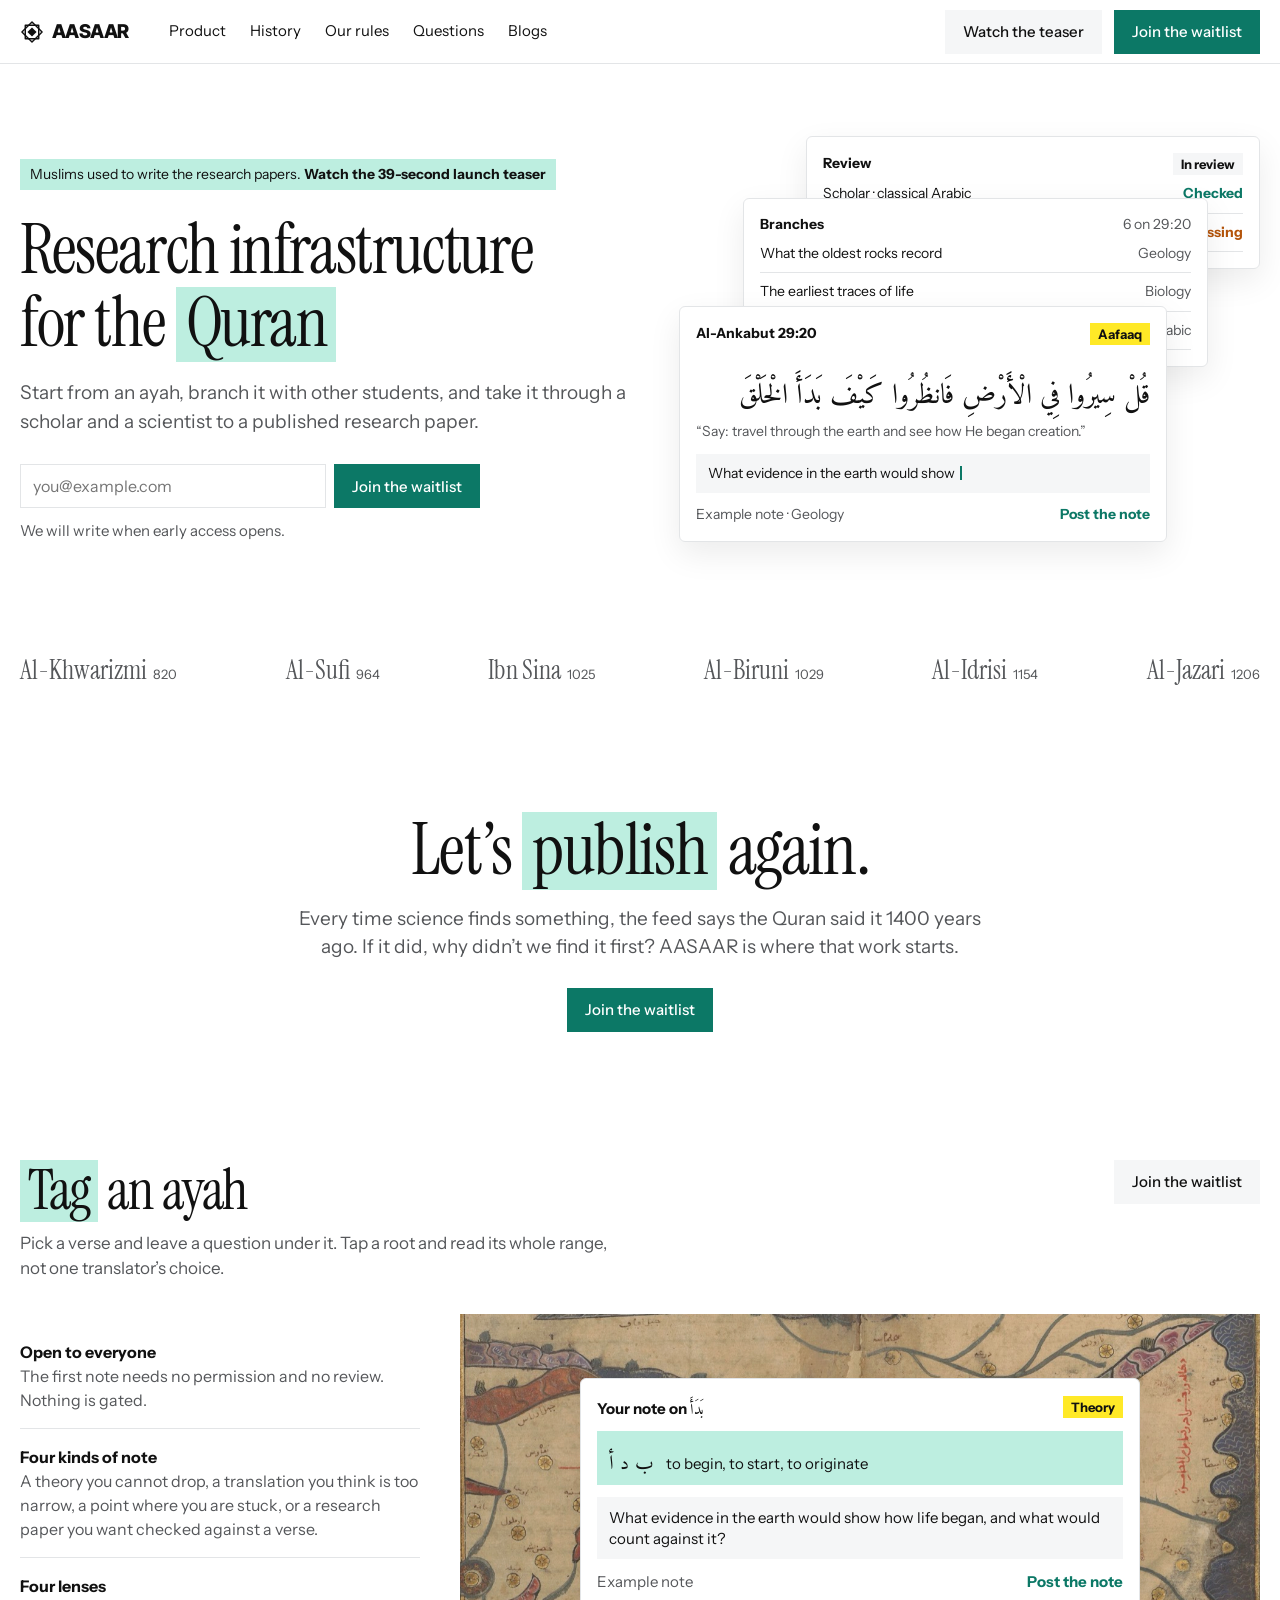
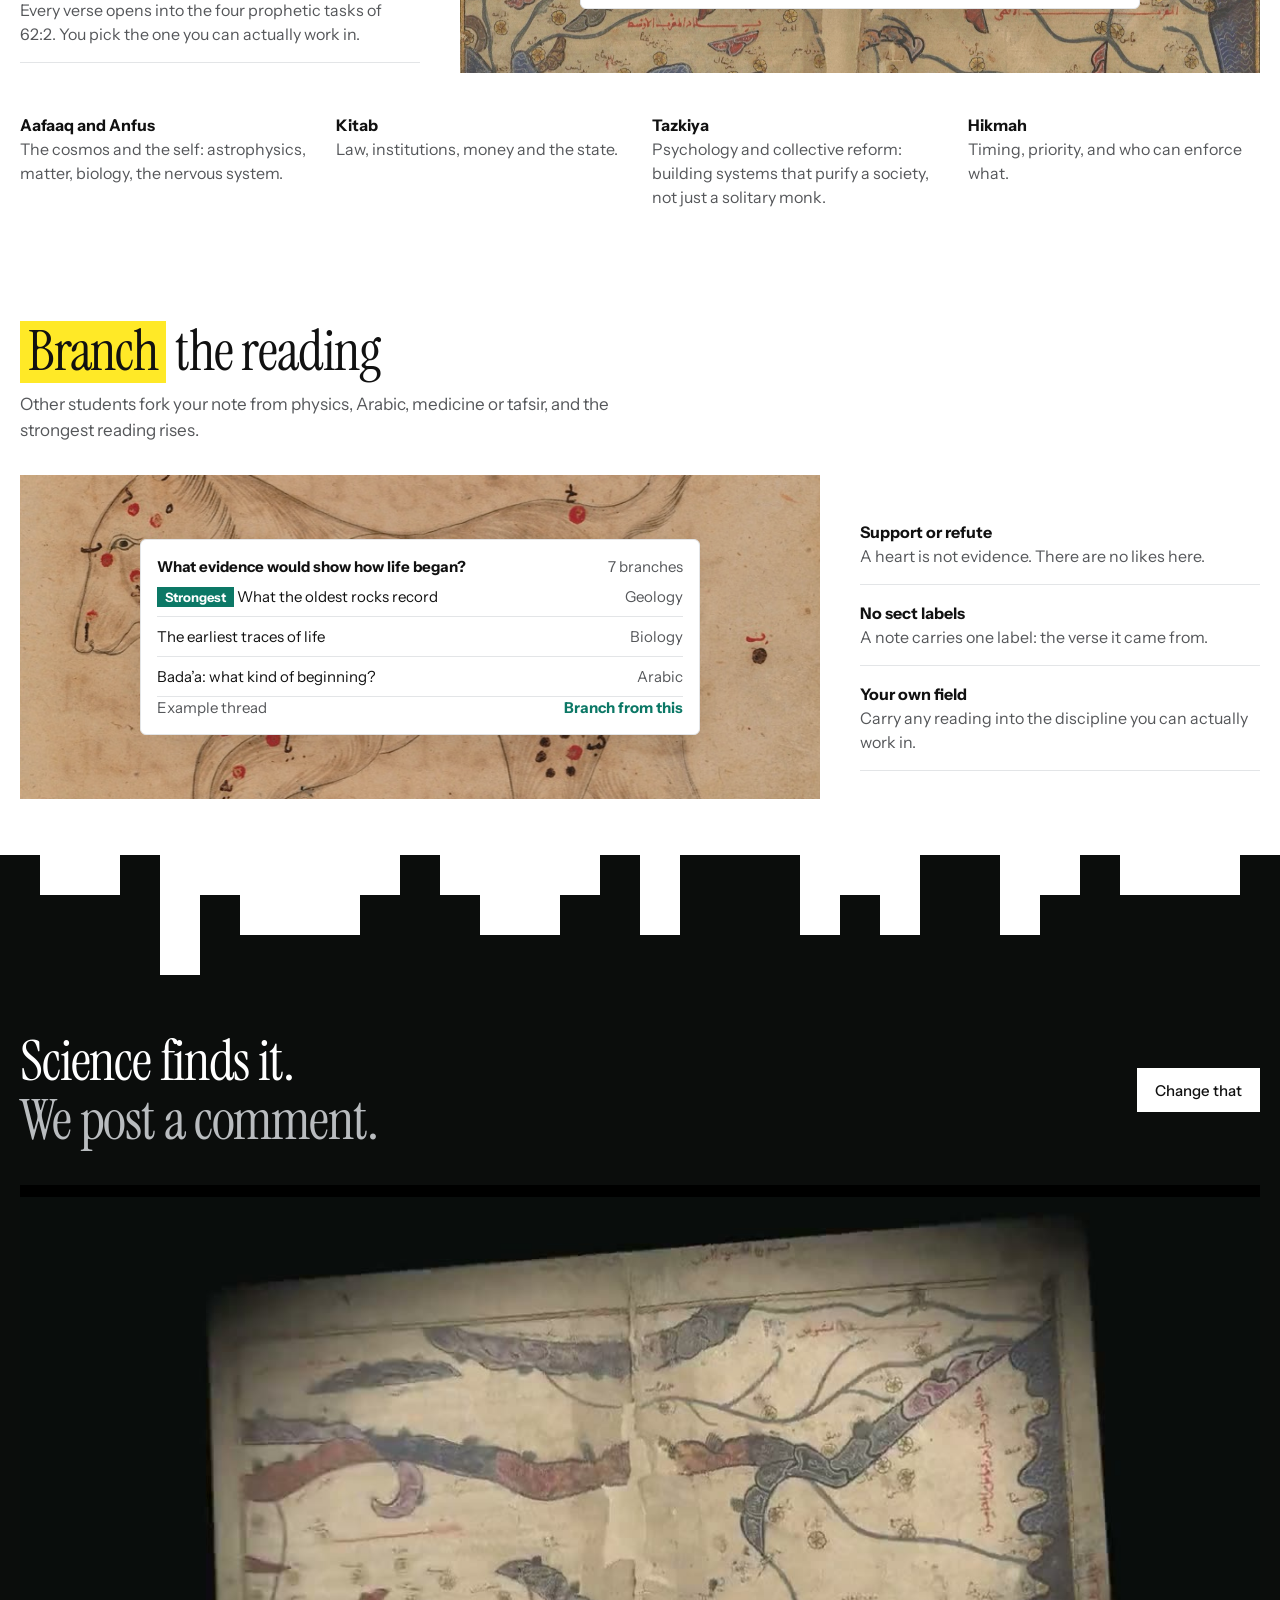
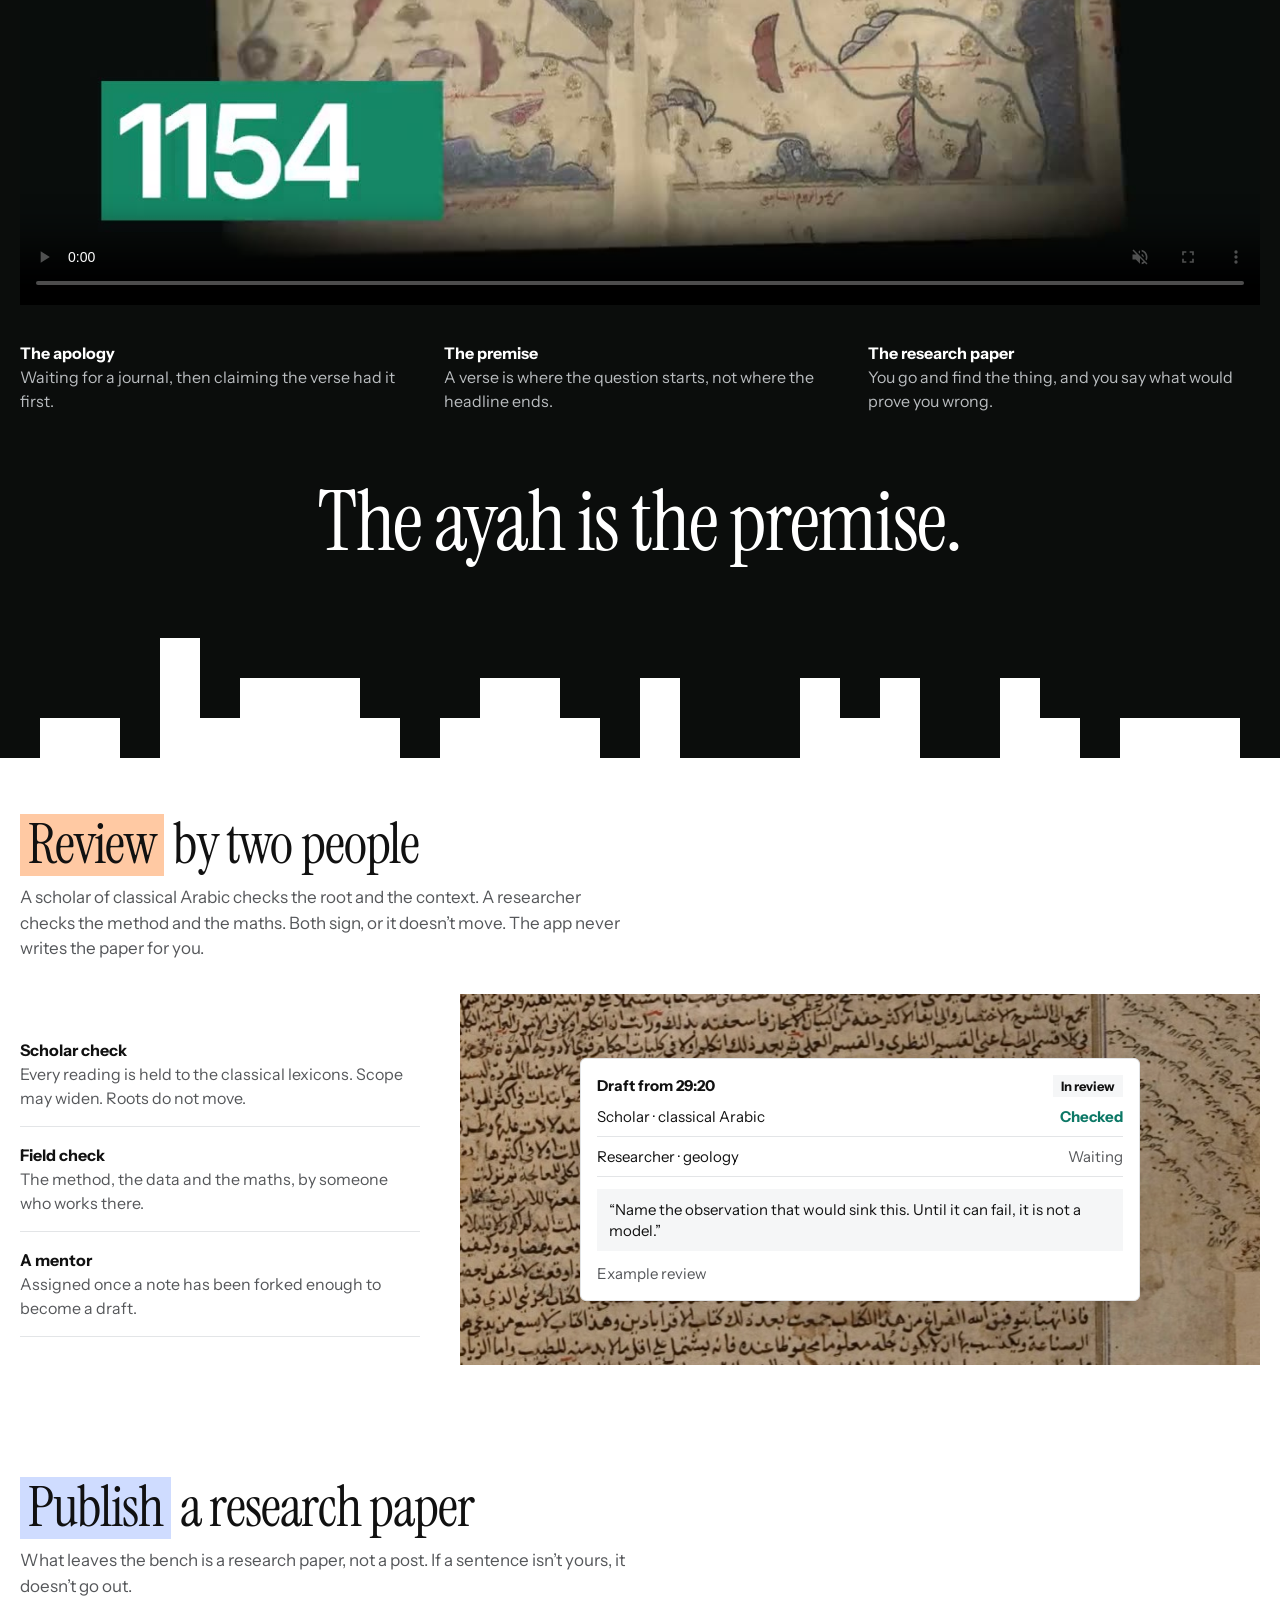
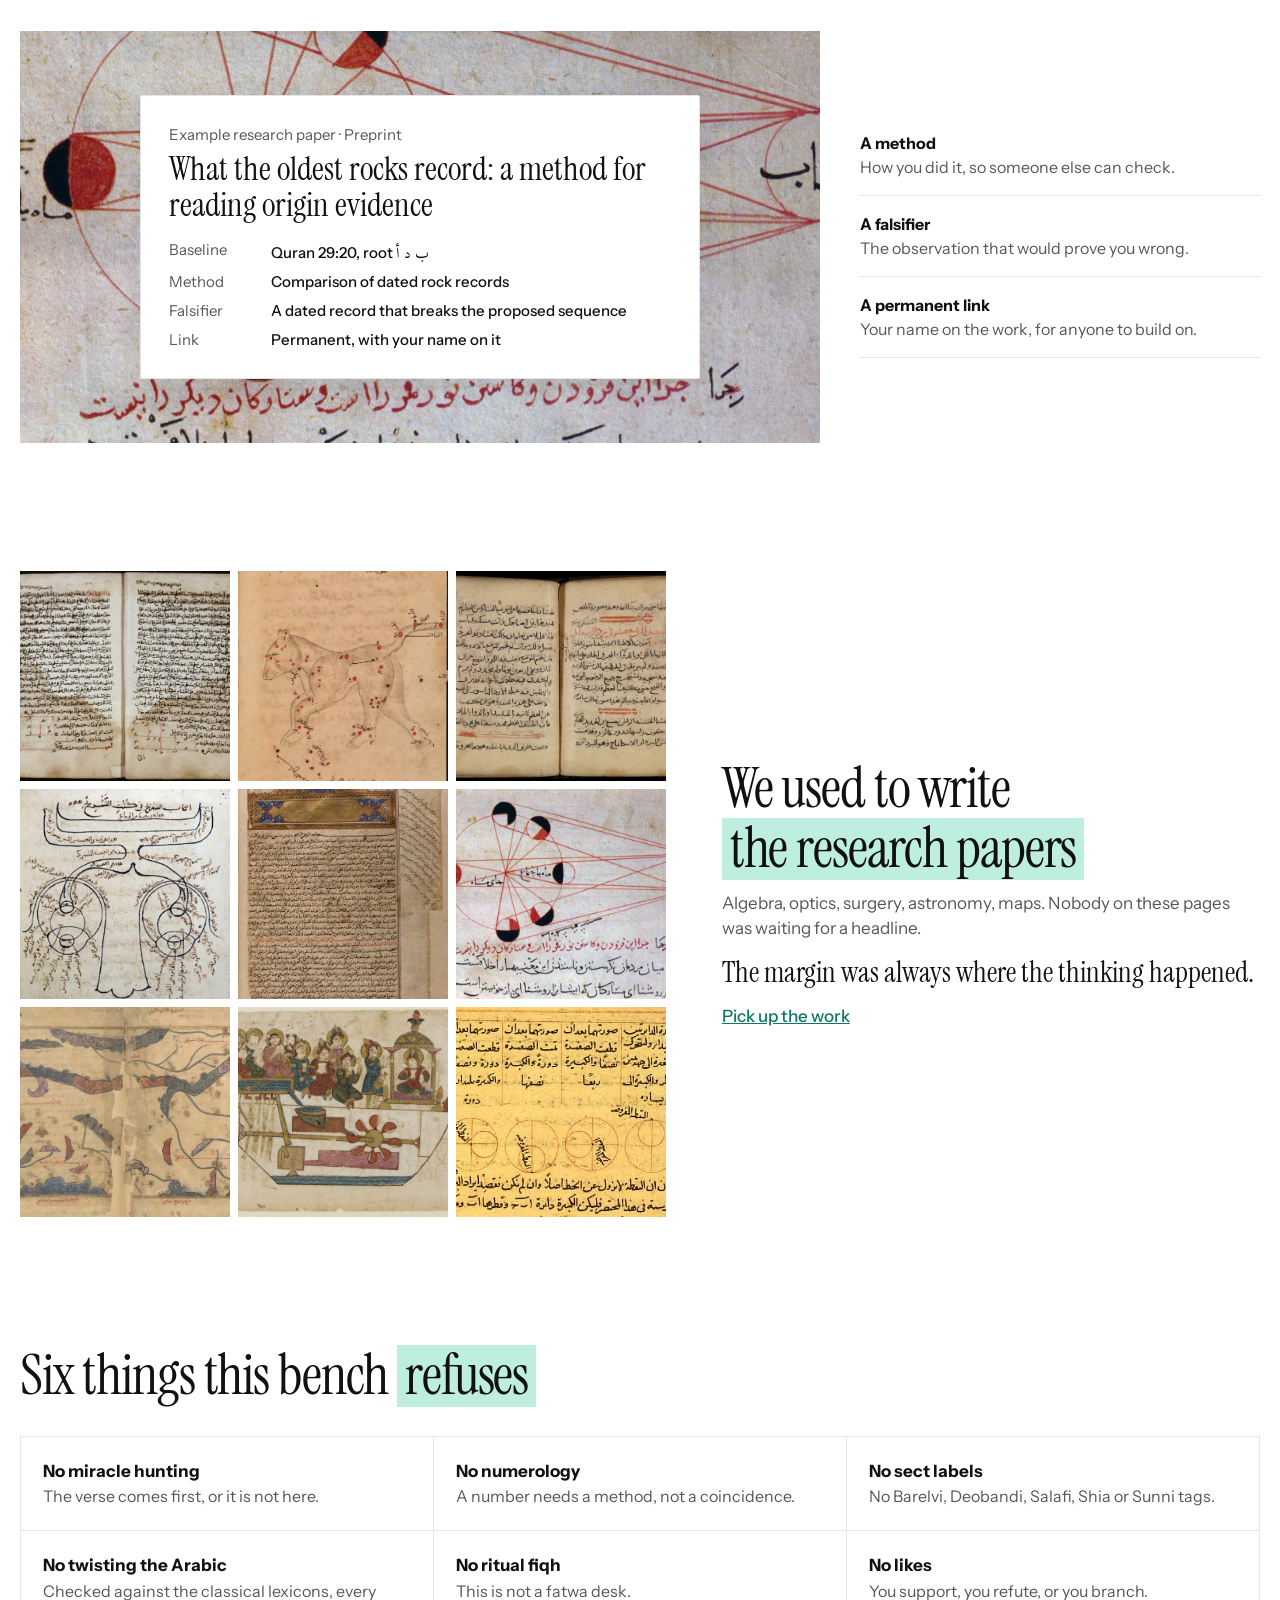
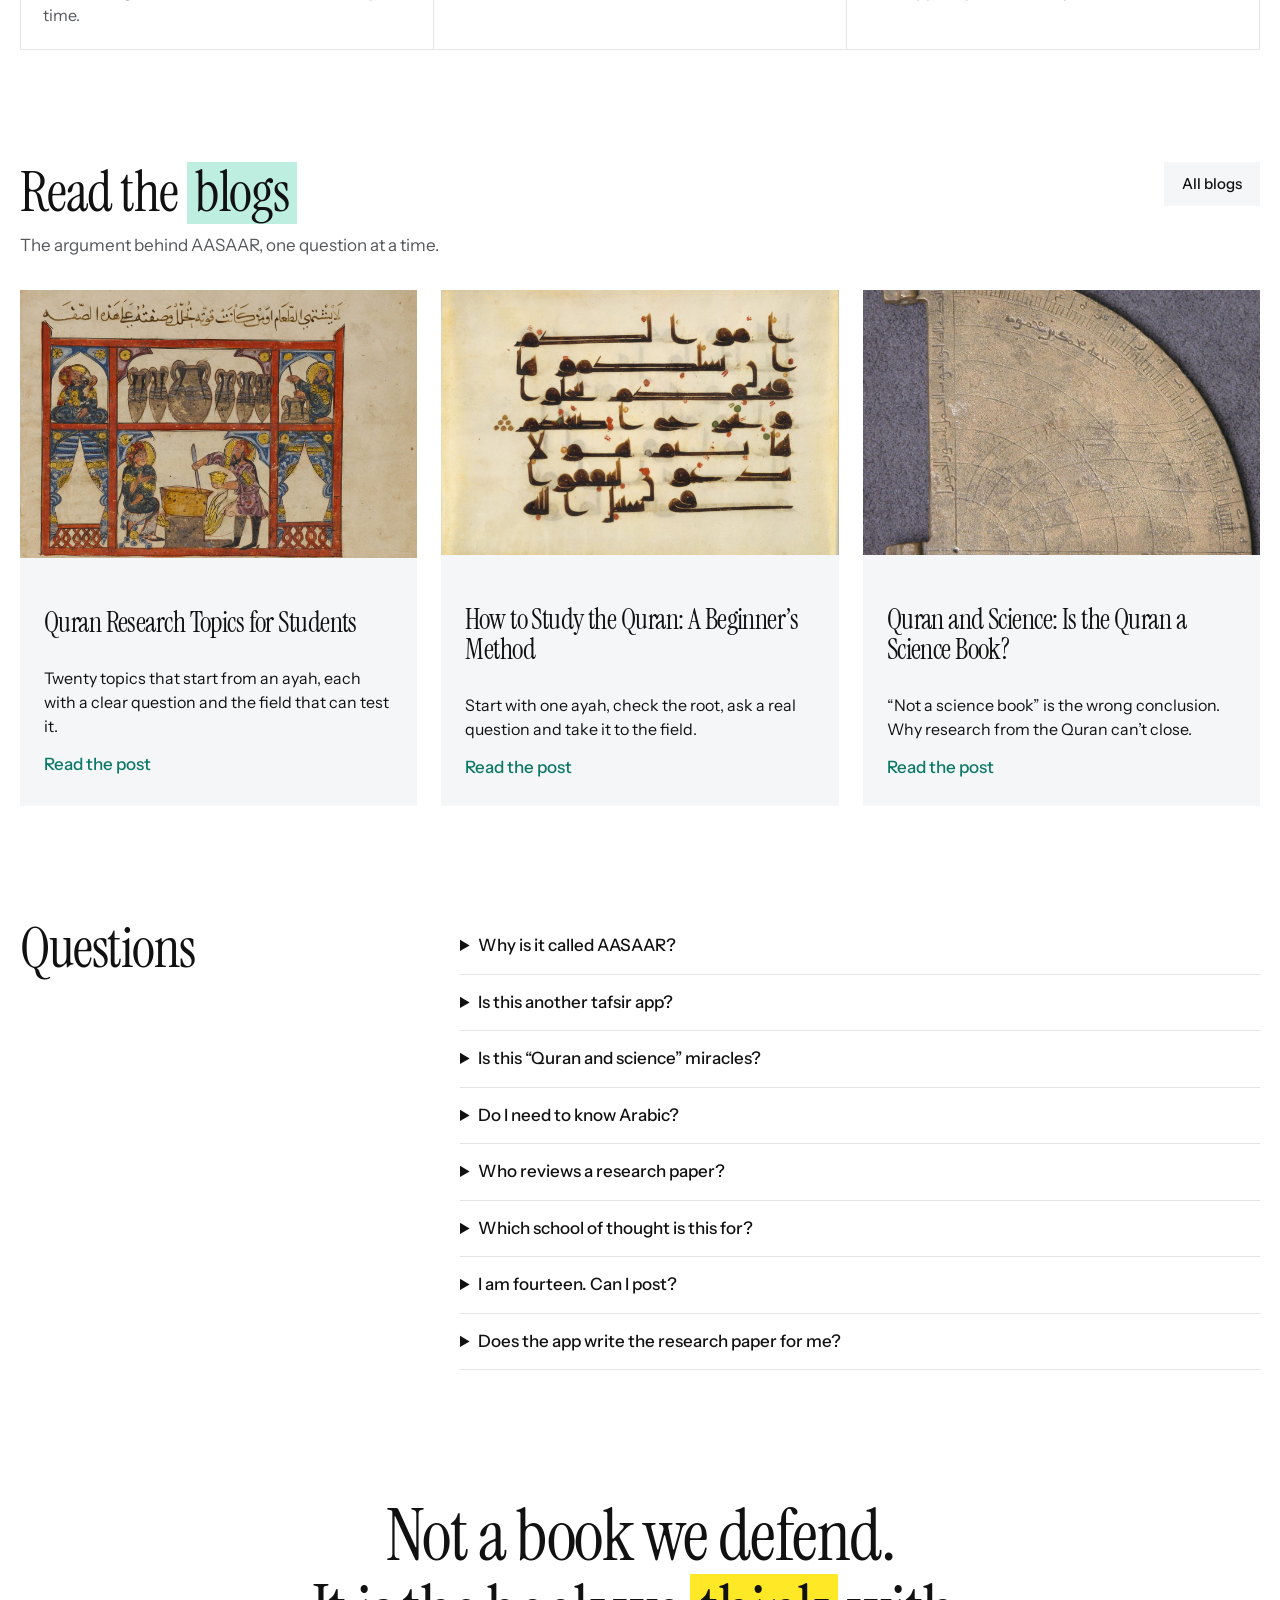
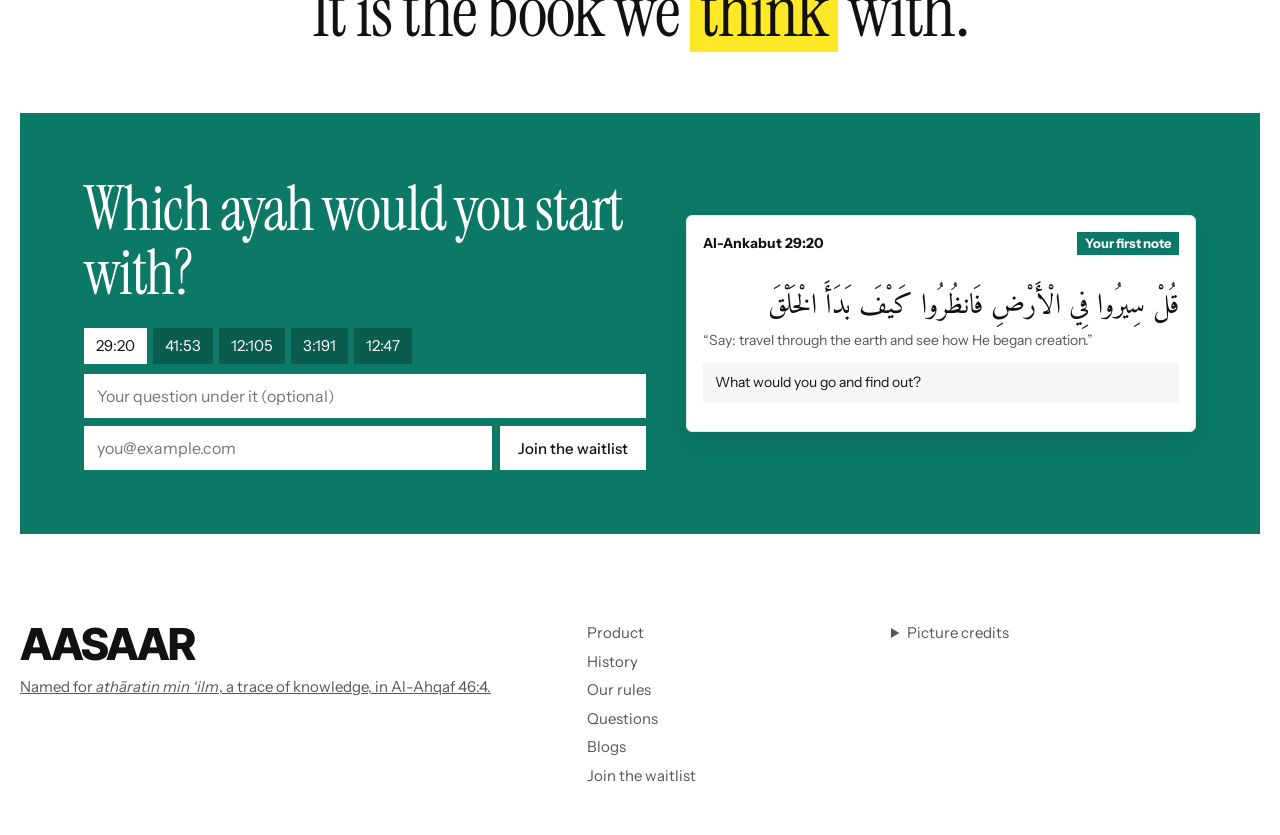
<file: index.html>
<!doctype html>
<html lang="en">
<head>
<meta charset="utf-8">
<meta name="viewport" content="width=device-width, initial-scale=1">
<meta property="og:title" content="AASAAR: research infrastructure for the Quran">
<meta property="og:description" content="We used to write the research papers. Let's publish again. Join the waitlist.">
<meta property="og:image" content="https://aasaar.tech/media/reel-poster.jpg">
<meta name="twitter:card" content="summary_large_image">
<title>AASAAR: research infrastructure for the Quran</title>
<meta name="description" content="AASAAR is research infrastructure for the Quran: start from an ayah, branch it, and take it through a scholar and a scientist to a published research paper.">
<link rel="canonical" href="https://aasaar.tech/">
<link rel="icon" type="image/png" sizes="32x32" href="assets/favicon-32x32.png">
<link rel="icon" type="image/png" sizes="512x512" href="assets/favicon.png">
<link rel="apple-touch-icon" href="assets/apple-touch-icon.png">
<script type="application/ld+json">
{"@context":"https://schema.org","@graph":[
{"@type":"Organization","@id":"https://aasaar.tech/#org","name":"AASAAR","url":"https://aasaar.tech/","logo":"https://aasaar.tech/assets/favicon.png","description":"Research infrastructure for the Quran: start from an ayah, branch it, and take it through a scholar and a scientist to a published research paper."},
{"@type":"WebSite","@id":"https://aasaar.tech/#website","name":"AASAAR","url":"https://aasaar.tech/","publisher":{"@id":"https://aasaar.tech/#org"},"inLanguage":"en"}
]}
</script>
<link rel="preconnect" href="https://fonts.googleapis.com">
<link rel="preconnect" href="https://fonts.gstatic.com" crossorigin>
<link href="https://fonts.googleapis.com/css2?family=Instrument+Sans:wght@400;500;700&family=Instrument+Serif&family=Amiri+Quran&display=swap" rel="stylesheet">
<link href="https://fonts.googleapis.com/css2?family=Inter+Tight:wght@800&text=AASAAR&display=swap" rel="stylesheet">
<script type="application/ld+json">
{"@context":"https://schema.org","@type":"FAQPage","@id":"https://aasaar.tech/#faq","mainEntity":[{"@type":"Question","name":"Why is it called AASAAR?","acceptedAnswer":{"@type":"Answer","text":"In 46:4 the Quran challenges those who worship others besides Allah to back their claim with evidence, even “a trace of knowledge.” The challenge is in our book, so the next trace of knowledge should come from us."}},{"@type":"Question","name":"Is this another tafsir app?","acceptedAnswer":{"@type":"Answer","text":"No. Tafsir is a library you read backwards. AASAAR is a workbench you write forwards, and the output is a hypothesis with your name on it."}},{"@type":"Question","name":"Is this “Quran and science” miracles?","acceptedAnswer":{"@type":"Answer","text":"No, and that is the whole point. Here the verse comes first and the research paper follows."}},{"@type":"Question","name":"Do I need to know Arabic?","acceptedAnswer":{"@type":"Answer","text":"Not to start. Every word opens its root, its range and its uses, in English and Urdu."}},{"@type":"Question","name":"Who reviews a research paper?","acceptedAnswer":{"@type":"Answer","text":"Two people who rarely sit in the same room. A scholar of classical Arabic, who checks the root and the context, and a researcher in the field, who checks the method, the data and the maths."}},{"@type":"Question","name":"Which school of thought is this for?","acceptedAnswer":{"@type":"Answer","text":"None. There are no sect tags on the platform, and a post that carries one is removed. The only label on a note is the verse it came from."}},{"@type":"Question","name":"I am fourteen. Can I post?","acceptedAnswer":{"@type":"Answer","text":"Yes. The first note needs no permission and no review."}},{"@type":"Question","name":"Does the app write the research paper for me?","acceptedAnswer":{"@type":"Answer","text":"No. It asks the questions a supervisor would ask and won’t move on until you answer them."}}]}
</script>
<link rel="stylesheet" href="style.css">
<script>document.documentElement.classList.add('js')</script>
</head>
<body>
<svg width="0" height="0" style="position:absolute" aria-hidden="true"><symbol id="mark" viewBox="0 0 100 100">
  <polygon points="22,22 78,22 78,78 22,78" fill="none" stroke="currentColor" stroke-width="6" stroke-linejoin="round"/>
  <polygon points="50,8 92,50 50,92 8,50" fill="none" stroke="currentColor" stroke-width="6" stroke-linejoin="round"/>
  <polygon points="50,31 69,50 50,69 31,50" fill="currentColor"/>
</symbol></svg>

<header class="bar">
  <a class="brand" href="#top"><svg width="24" height="24" aria-hidden="true"><use href="#mark"/></svg>AASAAR</a>
  <nav aria-label="Page"><a href="#tag">Product</a><a href="#record">History</a><a href="#refusals">Our rules</a><a href="#questions">Questions</a><a href="blog/">Blogs</a></nav>
  <a class="btn btn--ghost" href="#reel-section">Watch the teaser</a>
  <a class="btn" href="#join">Join the waitlist</a>
</header>

<main id="top">
<section class="hero wrap">
  <div>
    <a class="note-bar" href="#reel-section">Muslims used to write the research papers. <b>Watch the 39-second launch teaser</b></a>
    <h1>Research infrastructure<br>for the <mark>Quran</mark></h1>
    <p class="lead">Start from an ayah, branch it with other students, and take it through a scholar and a scientist to a published research paper.</p>
    <form class="quick" data-waitlist data-source="hero" action="https://formspree.io/f/mdeelbjo" method="post">
      <label class="sr" for="hero-email">Your email</label>
      <input id="hero-email" name="email" type="email" required autocomplete="email" placeholder="you@example.com">
      <button class="btn" type="submit">Join the waitlist</button>
    </form>
    <p class="under-cta">We will write when early access opens.</p>
    <p class="status" role="status"></p>
  </div>
  <div class="stack" aria-hidden="true">
    <div class="panel p-a"><div class="row"><b>Review</b><span class="tag">In review</span></div><div class="line"><span>Scholar · classical Arabic</span><em class="ok">Checked</em></div><div class="line"><span>Researcher · geology</span><em class="no">Model missing</em></div></div>
    <div class="panel p-b"><div class="row"><b>Branches</b><span class="dim"><span id="hero-count">7</span> on 29:20</span></div><div class="line"><span>What the oldest rocks record</span><em>Geology</em></div><div class="line"><span>The earliest traces of life</span><em>Biology</em></div><div class="line"><span>Bada’a: what kind of beginning?</span><em>Arabic</em></div></div>
    <div class="panel p-c"><div class="row"><b>Al-Ankabut 29:20</b><span class="tag tag--y">Aafaaq</span></div><p class="ayah" lang="ar" dir="rtl">قُلْ سِيرُوا فِي الْأَرْضِ فَانظُرُوا كَيْفَ بَدَأَ الْخَلْقَ</p><p class="tr">“Say: travel through the earth and see how He began creation.”</p><p class="q" id="hero-q">What evidence in the earth would show how life began?</p><div class="row"><span class="dim">Example note · Geology</span><b class="go">Post the note</b></div></div>
  </div>
</section>

<section class="names wrap" aria-label="Scholars who published">
  <span>Al-Khwarizmi<i>820</i></span><span>Al-Sufi<i>964</i></span><span>Ibn Sina<i>1025</i></span><span>Al-Biruni<i>1029</i></span><span>Al-Idrisi<i>1154</i></span><span>Al-Jazari<i>1206</i></span>
</section>


<section class="center wrap">
  <h2>Let’s <mark>publish</mark> again.</h2>
  <p>Every time science finds something, the feed says the Quran said it 1400 years ago. If it did, why didn’t we find it first? AASAAR is where that work starts.</p>
  <a class="btn" href="#join">Join the waitlist</a>
</section>

<section class="feature wrap" id="tag">
  <div class="feature__head"><div><h2><mark>Tag</mark> an ayah</h2><p>Pick a verse and leave a question under it. Tap a root and read its whole range, not one translator’s choice.</p></div><a class="btn btn--ghost" href="#join">Join the waitlist</a></div>
  <div class="feature__body">
    <ul class="points"><li><b>Open to everyone</b>The first note needs no permission and no review. Nothing is gated.</li><li><b>Four kinds of note</b>A theory you cannot drop, a translation you think is too narrow, a point where you are stuck, or a research paper you want checked against a verse.</li><li><b>Four lenses</b>Every verse opens into the four prophetic tasks of 62:2. You pick the one you can actually work in.</li></ul>
    <div class="stagebox" style="--pic:url(media/al-idrisi-nuzhat-al-mushtaq.jpg)"><div class="panel"><div class="row"><b>Your note on <span lang="ar" dir="rtl">بَدَأَ</span></b><span class="tag tag--y">Theory</span></div><div class="root"><b lang="ar" dir="rtl">ب د أ</b><span>to begin, to start, to originate</span></div><p class="q">What evidence in the earth would show how life began, and what would count against it?</p><div class="row"><span class="dim">Example note</span><b class="go">Post the note</b></div></div></div>
  </div>
  <div class="lenses">
    <p><b>Aafaaq and Anfus</b>The cosmos and the self: astrophysics, matter, biology, the nervous system.</p>
    <p><b>Kitab</b>Law, institutions, money and the state.</p>
    <p><b>Tazkiya</b>Psychology and collective reform: building systems that purify a society, not just a solitary monk.</p>
    <p><b>Hikmah</b>Timing, priority, and who can enforce what.</p>
  </div>
</section>

<section class="feature wrap">
  <div class="feature__head"><div><h2><mark class="m2">Branch</mark> the reading</h2><p>Other students fork your note from physics, Arabic, medicine or tafsir, and the strongest reading rises.</p></div></div>
  <div class="feature__body feature__body--flip">
    <div class="stagebox" style="--pic:url(media/al-sufi-book-of-fixed-stars.jpg)"><div class="panel"><div class="row"><b>What evidence would show how life began?</b><span class="dim">7 branches</span></div><div class="line"><span><i class="tag tag--g">Strongest</i> What the oldest rocks record</span><em>Geology</em></div><div class="line"><span>The earliest traces of life</span><em>Biology</em></div><div class="line"><span>Bada’a: what kind of beginning?</span><em>Arabic</em></div><div class="row"><span class="dim">Example thread</span><b class="go">Branch from this</b></div></div></div>
    <ul class="points"><li><b>Support or refute</b>A heart is not evidence. There are no likes here.</li><li><b>No sect labels</b>A note carries one label: the verse it came from.</li><li><b>Your own field</b>Carry any reading into the discipline you can actually work in.</li></ul>
  </div>
</section>

<div class="pixels" data-dir="down" aria-hidden="true"></div>
<section class="dark" id="reel-section">
  <div class="wrap">
    <div class="dark__head"><h2>Science finds it.<br><span>We post a comment.</span></h2><a class="btn btn--light" href="#join">Change that</a></div>
    <video id="reel" src="media/aasaar-reel.mp4" poster="media/reel-poster.jpg" width="1280" height="720" muted loop controls playsinline preload="none"></video>
    <div class="three"><p><b>The apology</b>Waiting for a journal, then claiming the verse had it first.</p><p><b>The premise</b>A verse is where the question starts, not where the headline ends.</p><p><b>The research paper</b>You go and find the thing, and you say what would prove you wrong.</p></div>
    <h2 class="dark__line">The ayah is the premise.</h2>
  </div>
</section>
<div class="pixels" data-dir="up" aria-hidden="true"></div>

<section class="feature wrap">
  <div class="feature__head"><div><h2><mark class="m3">Review</mark> by two people</h2><p>A scholar of classical Arabic checks the root and the context. A researcher checks the method and the maths. Both sign, or it doesn’t move. The app never writes the paper for you.</p></div></div>
  <div class="feature__body">
    <ul class="points"><li><b>Scholar check</b>Every reading is held to the classical lexicons. Scope may widen. Roots do not move.</li><li><b>Field check</b>The method, the data and the maths, by someone who works there.</li><li><b>A mentor</b>Assigned once a note has been forked enough to become a draft.</li></ul>
    <div class="stagebox" style="--pic:url(media/ibn-sina-canon.jpg)"><div class="panel"><div class="row"><b>Draft from 29:20</b><span class="tag">In review</span></div><div class="line"><span>Scholar · classical Arabic</span><em class="ok">Checked</em></div><div class="line"><span>Researcher · geology</span><em class="no">Model missing</em></div><p class="q">“Name the observation that would sink this. Until it can fail, it is not a model.”</p><span class="dim">Example review</span></div></div>
  </div>
</section>

<section class="feature wrap">
  <div class="feature__head"><div><h2><mark class="m4">Publish</mark> a research paper</h2><p>What leaves the bench is a research paper, not a post. If a sentence isn’t yours, it doesn’t go out.</p></div></div>
  <div class="feature__body feature__body--flip">
    <div class="stagebox" style="--pic:url(media/al-biruni-kitab-al-tafhim.jpg)"><div class="panel panel--sheet"><span class="dim">Example research paper · Preprint</span><p class="sheet">What the oldest rocks record: a method for reading origin evidence</p><dl><dt>Baseline</dt><dd>Quran 29:20, root <span lang="ar" dir="rtl">ب د أ</span></dd><dt>Method</dt><dd>Comparison of dated rock records</dd><dt>Falsifier</dt><dd>A dated record that breaks the proposed sequence</dd><dt>Link</dt><dd>Permanent, with your name on it</dd></dl></div></div>
    <ul class="points"><li><b>A method</b>How you did it, so someone else can check.</li><li><b>A falsifier</b>The observation that would prove you wrong.</li><li><b>A permanent link</b>Your name on the work, for anyone to build on.</li></ul>
  </div>
</section>

<section class="record wrap" id="record">
  <div class="tiles">
    <img src="media/al-khwarizmi-al-jabr.jpg" alt="Al-Jabr by Al-Khwarizmi" loading="lazy"><img src="media/al-sufi-book-of-fixed-stars.jpg" alt="Book of Fixed Stars by Al-Sufi" loading="lazy"><img src="media/al-zahrawi-al-tasrif.jpg" alt="Kitab al-Tasrif by Al-Zahrawi" loading="lazy"><img src="media/ibn-al-haytham-kitab-al-manazir.jpg" alt="Book of Optics by Ibn al-Haytham" loading="lazy"><img src="media/ibn-sina-canon.jpg" alt="Canon of Medicine by Ibn Sina" loading="lazy"><img src="media/al-biruni-kitab-al-tafhim.jpg" alt="Kitab al-Tafhim by Al-Biruni" loading="lazy"><img src="media/al-idrisi-nuzhat-al-mushtaq.jpg" alt="Tabula Rogeriana by Al-Idrisi" loading="lazy"><img src="media/al-jazari-ingenious-devices.jpg" alt="Ingenious Devices by Al-Jazari" loading="lazy"><img src="media/al-tusi-tusi-couple.jpg" alt="The Tusi couple by Al-Tusi" loading="lazy">
  </div>
  <div><h2>We used to write<br><mark>the research papers</mark></h2><p>Algebra, optics, surgery, astronomy, maps. Nobody on these pages was waiting for a headline.</p><p class="record__line">The margin was always where the thinking happened.</p><a class="more" href="#join">Pick up the work</a></div>
</section>

<section class="refuse wrap" id="refusals">
  <h2>Six things this bench <mark>refuses</mark></h2>
  <div class="grid3">
    <p><b>No miracle hunting</b>The verse comes first, or it is not here.</p><p><b>No numerology</b>A number needs a method, not a coincidence.</p><p><b>No sect labels</b>No Barelvi, Deobandi, Salafi, Shia or Sunni tags.</p><p><b>No twisting the Arabic</b>Checked against the classical lexicons, every time.</p><p><b>No ritual fiqh</b>This is not a fatwa desk.</p><p><b>No likes</b>You support, you refute, or you branch.</p>
  </div>
</section>

<section class="feature wrap" id="blog">
  <div class="feature__head"><div><h2>Read the <mark>blogs</mark></h2><p>The argument behind AASAAR, one question at a time.</p></div><a class="btn btn--ghost" href="blog/">All blogs</a></div>
  <div class="posts posts--3">
  <a class="post-link" href="blog/quran-research-topics/">
    <img src="media/blog/topic-honey.jpg" alt="Two men preparing medicine from honey in a pot" loading="lazy">
    <div class="post-link__text"><h3 class="post-link__title">Quran Research Topics for Students</h3><p>Twenty topics that start from an ayah, each with a clear question and the field that can test it.</p><span class="more">Read the post</span></div>
  </a>
  <a class="post-link" href="blog/how-to-study-the-quran/">
    <img src="media/blog/study-quran-folio.jpg" alt="Brown kufic script on parchment" loading="lazy">
    <div class="post-link__text"><h3 class="post-link__title">How to Study the Quran: A Beginner’s Method</h3><p>Start with one ayah, check the root, ask a real question and take it to the field.</p><span class="more">Read the post</span></div>
  </a>
  <a class="post-link" href="blog/quran-and-science/">
    <img src="media/blog/science-quadrant.jpg" alt="A brass horary quadrant engraved with Arabic scales" loading="lazy">
    <div class="post-link__text"><h3 class="post-link__title">Quran and Science: Is the Quran a Science Book?</h3><p>“Not a science book” is the wrong conclusion. Why research from the Quran can’t close.</p><span class="more">Read the post</span></div>
  </a>
  </div>
</section>

<section class="faq wrap" id="questions">
  <h2>Questions</h2>
  <div>
    <details><summary>Why is it called AASAAR?</summary><p>In 46:4 the Quran challenges those who worship others besides Allah to back their claim with evidence, even “a trace of knowledge.” The challenge is in our book, so the next trace of knowledge should come from us. <a class="more" href="why-aasaar/">Read the story</a></p></details>
    <details><summary>Is this another tafsir app?</summary><p>No. Tafsir is a library you read backwards. AASAAR is a workbench you write forwards, and the output is a hypothesis with your name on it.</p></details>
    <details><summary>Is this “Quran and science” miracles?</summary><p>No, and that is the whole point. Here the verse comes first and the research paper follows.</p></details>
    <details><summary>Do I need to know Arabic?</summary><p>Not to start. Every word opens its root, its range and its uses, in English and Urdu.</p></details>
    <details><summary>Who reviews a research paper?</summary><p>Two people who rarely sit in the same room. A scholar of classical Arabic, who checks the root and the context, and a researcher in the field, who checks the method, the data and the maths.</p></details>
    <details><summary>Which school of thought is this for?</summary><p>None. There are no sect tags on the platform, and a post that carries one is removed. The only label on a note is the verse it came from.</p></details>
    <details><summary>I am fourteen. Can I post?</summary><p>Yes. The first note needs no permission and no review.</p></details>
    <details><summary>Does the app write the research paper for me?</summary><p>No. It asks the questions a supervisor would ask and won’t move on until you answer them.</p></details>
  </div>
</section>


<section class="center center--line wrap">
  <h2>Not a book we defend.<br>It is the book we <mark class="m2">think</mark> with.</h2>
</section>

<section class="wrap"><div class="cta" id="join">
  <div class="cta__text">
    <h2>Which ayah would you start with?</h2>
    <form class="joinform" data-waitlist data-source="note" action="https://formspree.io/f/mdeelbjo" method="post">
      <div class="chips" id="ayahs"></div>
      <label class="sr" for="q">Your question</label>
      <input id="q" name="question" maxlength="240" placeholder="Your question under it (optional)">
      <div class="quick"><label class="sr" for="e">Your email</label><input id="e" name="email" type="email" required autocomplete="email" placeholder="you@example.com"><button class="btn btn--light" type="submit">Join the waitlist</button></div>
      <p class="status" role="status"></p>
    </form>
  </div>
  <div class="panel cta__card"><div class="row"><b id="c-ref">Al-Ankabut 29:20</b><span class="tag tag--g">Your first note</span></div><p class="ayah" lang="ar" dir="rtl" id="c-ar"></p><p class="tr" id="c-tr"></p><p class="q" id="c-q">What would you go and find out?</p></div>
</div></section>
</main>

<footer class="foot wrap">
  <div><p class="foot__name">AASAAR</p><p><a href="why-aasaar/">Named for <i>athāratin min ‘ilm</i>, a trace of knowledge, in Al-Ahqaf 46:4.</a></p></div>
  <nav aria-label="Footer"><a href="#tag">Product</a><a href="#record">History</a><a href="#refusals">Our rules</a><a href="#questions">Questions</a><a href="blog/">Blogs</a><a href="#join">Join the waitlist</a></nav>
  <details class="credits"><summary>Picture credits</summary><p>Manuscripts: public domain, via Wikimedia Commons. Years are when each work was written; several pages are later copies. The launch teaser includes the first image of a black hole: Event Horizon Telescope Collaboration, CC BY 4.0, and public domain images from NASA, ESA and CSA.</p></details>
</footer>
<script src="main.js"></script>
</body>
</html>
</file>
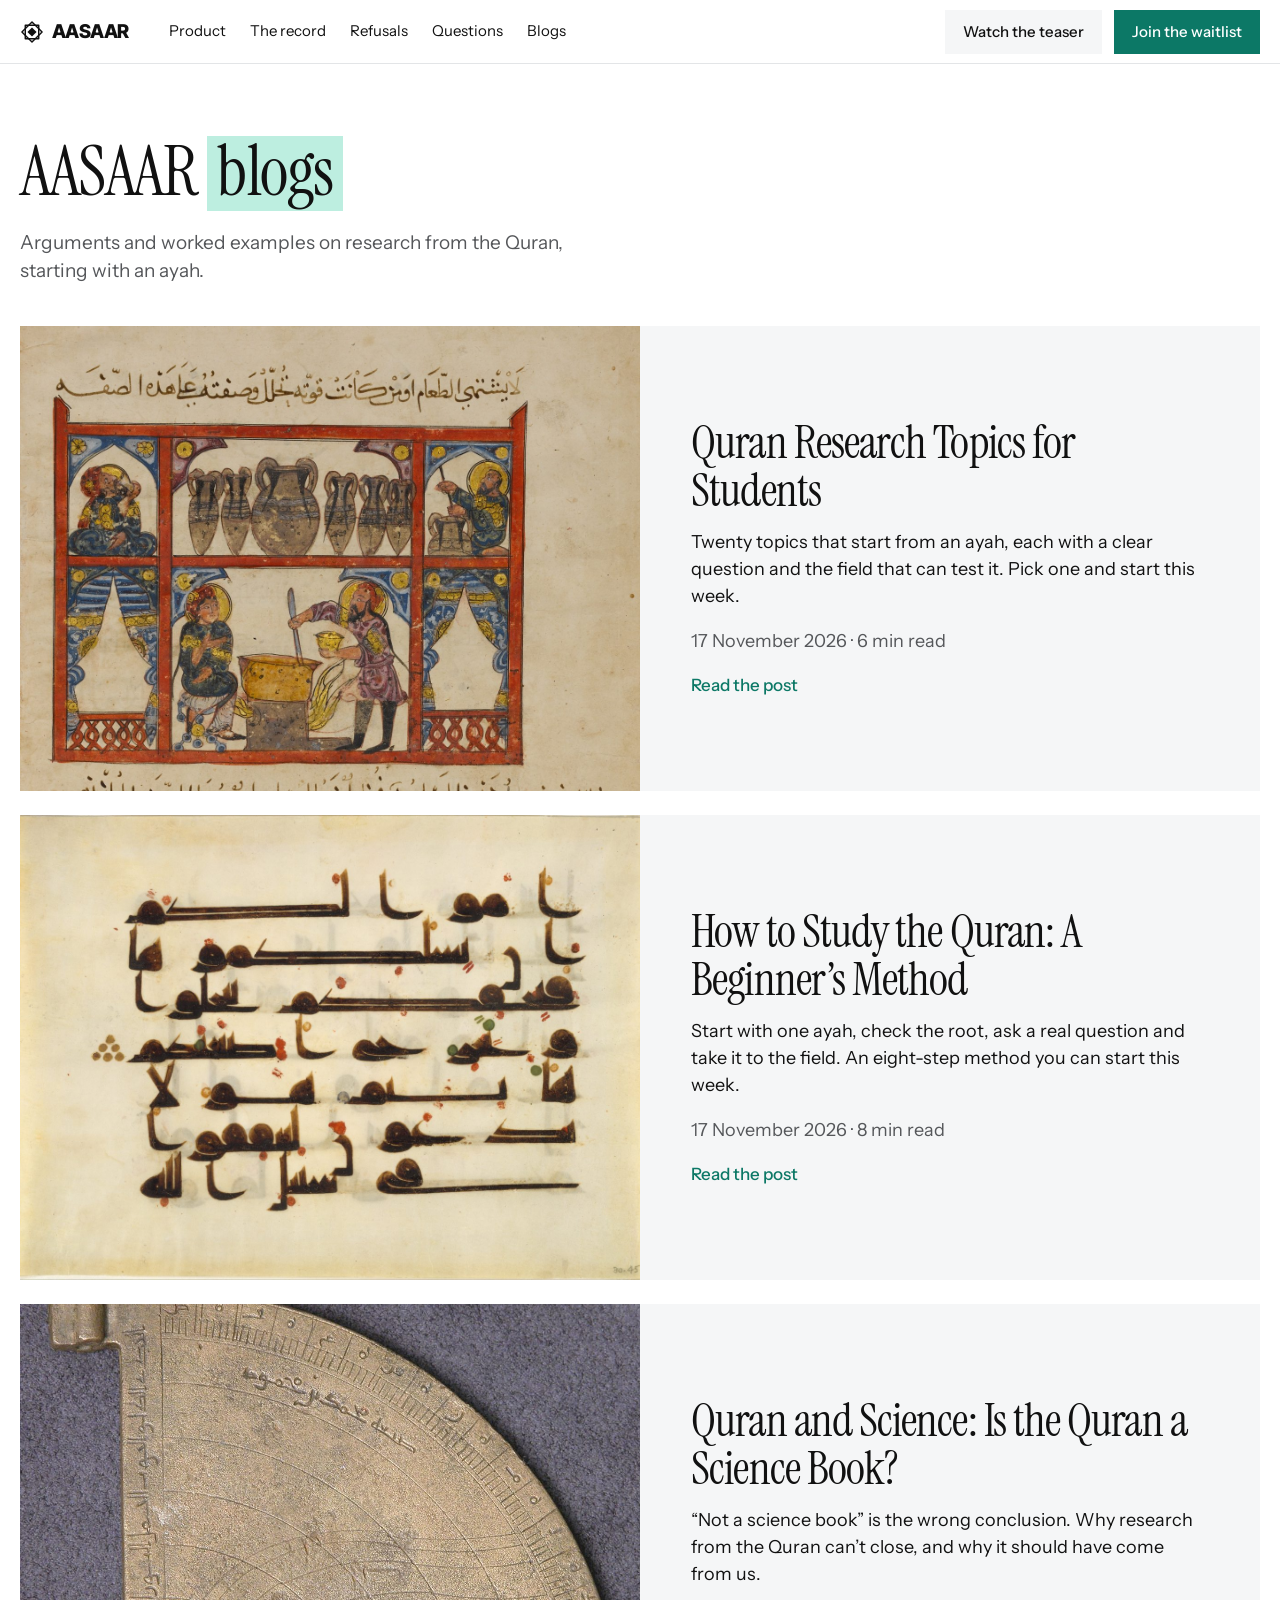
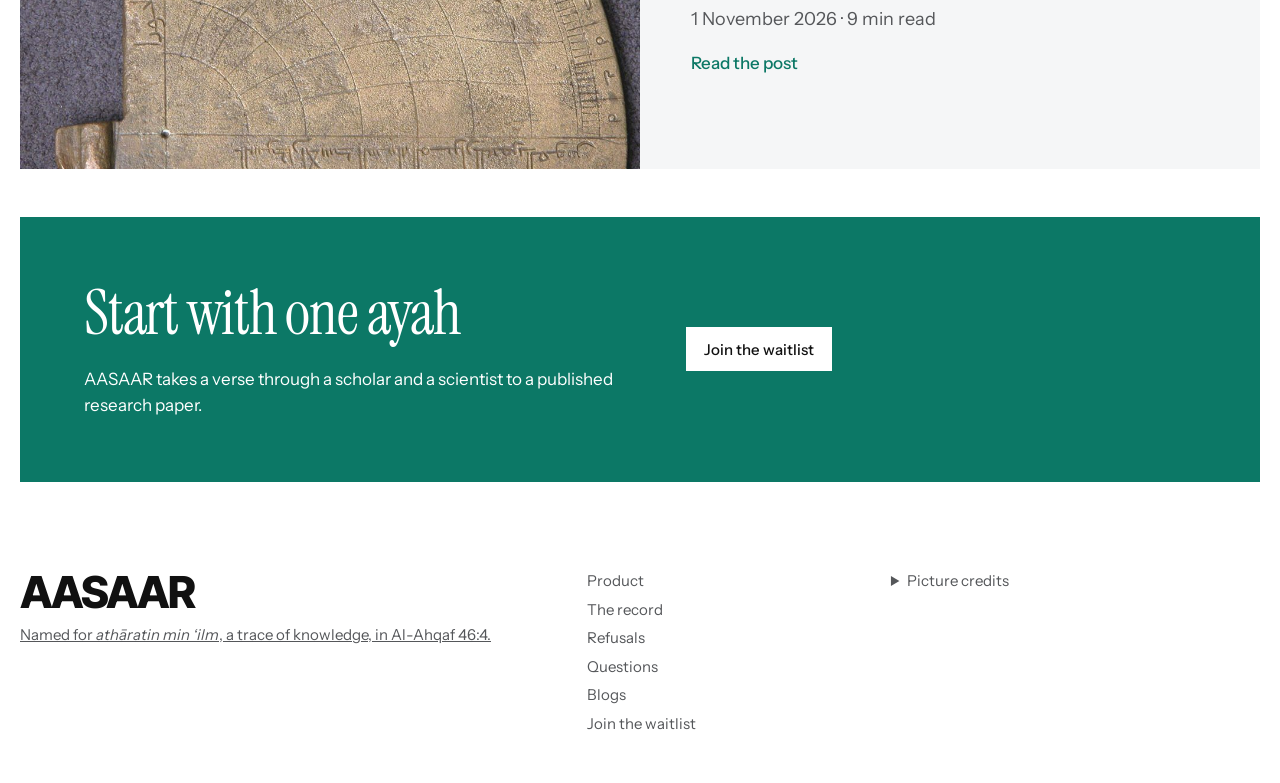
<file: blog/index.html>
<!doctype html>
<html lang="en">
<head>
<meta charset="utf-8">
<meta name="viewport" content="width=device-width, initial-scale=1">
<title>Blogs: AASAAR</title>
<meta name="description" content="Arguments and worked examples on research from the Quran, from the team behind AASAAR.">
<link rel="canonical" href="https://aasaar.tech/blog/">
<meta property="og:title" content="AASAAR blogs">
<meta property="og:description" content="Arguments and worked examples on research from the Quran.">
<meta property="og:image" content="https://aasaar.tech/media/reel-poster.jpg">
<meta name="twitter:card" content="summary_large_image">
<link rel="icon" type="image/png" sizes="32x32" href="../assets/favicon-32x32.png">
<link rel="icon" type="image/png" sizes="512x512" href="../assets/favicon.png">
<link rel="apple-touch-icon" href="../assets/apple-touch-icon.png">
<link rel="preconnect" href="https://fonts.googleapis.com">
<link rel="preconnect" href="https://fonts.gstatic.com" crossorigin>
<link href="https://fonts.googleapis.com/css2?family=Instrument+Sans:wght@400;500;700&family=Instrument+Serif&family=Amiri+Quran&display=swap" rel="stylesheet">
<link href="https://fonts.googleapis.com/css2?family=Inter+Tight:wght@800&text=AASAAR&display=swap" rel="stylesheet">
<link rel="stylesheet" href="../style.css">
</head>
<body>
<svg width="0" height="0" style="position:absolute" aria-hidden="true"><symbol id="mark" viewBox="0 0 100 100">
  <polygon points="22,22 78,22 78,78 22,78" fill="none" stroke="currentColor" stroke-width="6" stroke-linejoin="round"/>
  <polygon points="50,8 92,50 50,92 8,50" fill="none" stroke="currentColor" stroke-width="6" stroke-linejoin="round"/>
  <polygon points="50,31 69,50 50,69 31,50" fill="currentColor"/>
</symbol></svg>

<header class="bar">
  <a class="brand" href="../"><svg width="24" height="24" aria-hidden="true"><use href="#mark"/></svg>AASAAR</a>
  <nav aria-label="Page"><a href="../#tag">Product</a><a href="../#record">The record</a><a href="../#refusals">Refusals</a><a href="../#questions">Questions</a><a href="./" aria-current="page">Blogs</a></nav>
  <a class="btn btn--ghost" href="../#reel-section">Watch the teaser</a>
  <a class="btn" href="../#join">Join the waitlist</a>
</header>

<main id="top">
<section class="blog-head wrap">
  <h1>AASAAR <mark>blogs</mark></h1>
  <p class="lead">Arguments and worked examples on research from the Quran, starting with an ayah.</p>
</section>

<section class="wrap posts" aria-label="Posts">
  <a class="post-link" href="quran-research-topics/">
    <img src="../media/blog/topic-honey.jpg" alt="Two men preparing medicine from honey in a pot">
    <div class="post-link__text"><h2 class="post-link__title">Quran Research Topics for Students</h2><p>Twenty topics that start from an ayah, each with a clear question and the field that can test it. Pick one and start this week.</p><p class="post-meta">17 November 2026 · 6 min read</p><span class="more">Read the post</span></div>
  </a>
  <a class="post-link" href="how-to-study-the-quran/">
    <img src="../media/blog/study-quran-folio.jpg" alt="Brown kufic script on parchment">
    <div class="post-link__text"><h2 class="post-link__title">How to Study the Quran: A Beginner’s Method</h2><p>Start with one ayah, check the root, ask a real question and take it to the field. An eight-step method you can start this week.</p><p class="post-meta">17 November 2026 · 8 min read</p><span class="more">Read the post</span></div>
  </a>
  <a class="post-link" href="quran-and-science/">
    <img src="../media/blog/science-quadrant.jpg" alt="A brass horary quadrant engraved with Arabic scales">
    <div class="post-link__text"><h2 class="post-link__title">Quran and Science: Is the Quran a Science Book?</h2><p>“Not a science book” is the wrong conclusion. Why research from the Quran can’t close, and why it should have come from us.</p><p class="post-meta">1 November 2026 · 9 min read</p><span class="more">Read the post</span></div>
  </a>
</section>

<section class="wrap"><div class="cta">
  <div><h2>Start with one ayah</h2><p>AASAAR takes a verse through a scholar and a scientist to a published research paper.</p></div>
  <div><a class="btn btn--light" href="../#join">Join the waitlist</a></div>
</div></section>
</main>

<footer class="foot wrap">
  <div><p class="foot__name">AASAAR</p><p><a href="../why-aasaar/">Named for <i>athāratin min ‘ilm</i>, a trace of knowledge, in Al-Ahqaf 46:4.</a></p></div>
  <nav aria-label="Footer"><a href="../#tag">Product</a><a href="../#record">The record</a><a href="../#refusals">Refusals</a><a href="../#questions">Questions</a><a href="./">Blogs</a><a href="../#join">Join the waitlist</a></nav>
  <details class="credits"><summary>Picture credits</summary><p>Manuscripts: public domain, via Wikimedia Commons. Qur’an folio (30.45), horary quadrant (36.20.54) and “Preparing Medicine from Honey” (57.51.21): public domain, The Metropolitan Museum of Art.</p></details>
</footer>
<script src="../blog.js"></script>
</body>
</html>
</file>
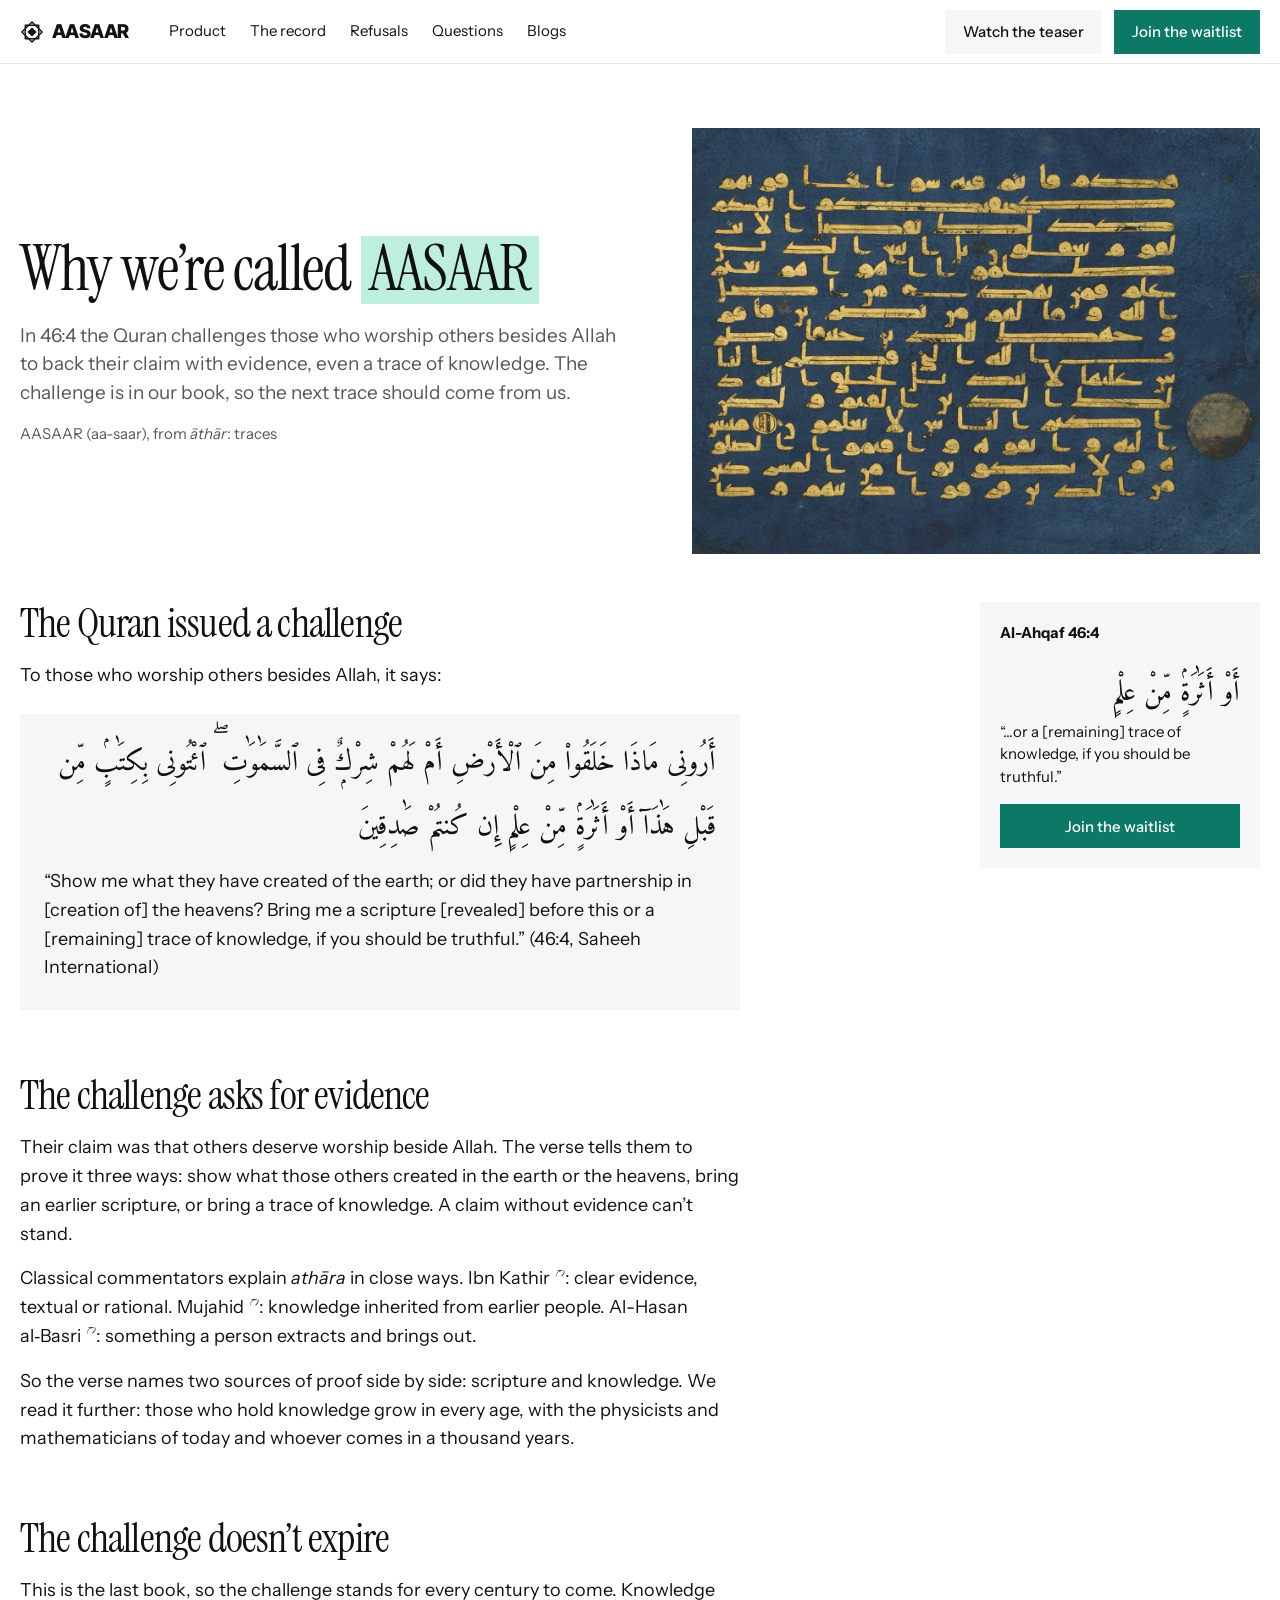
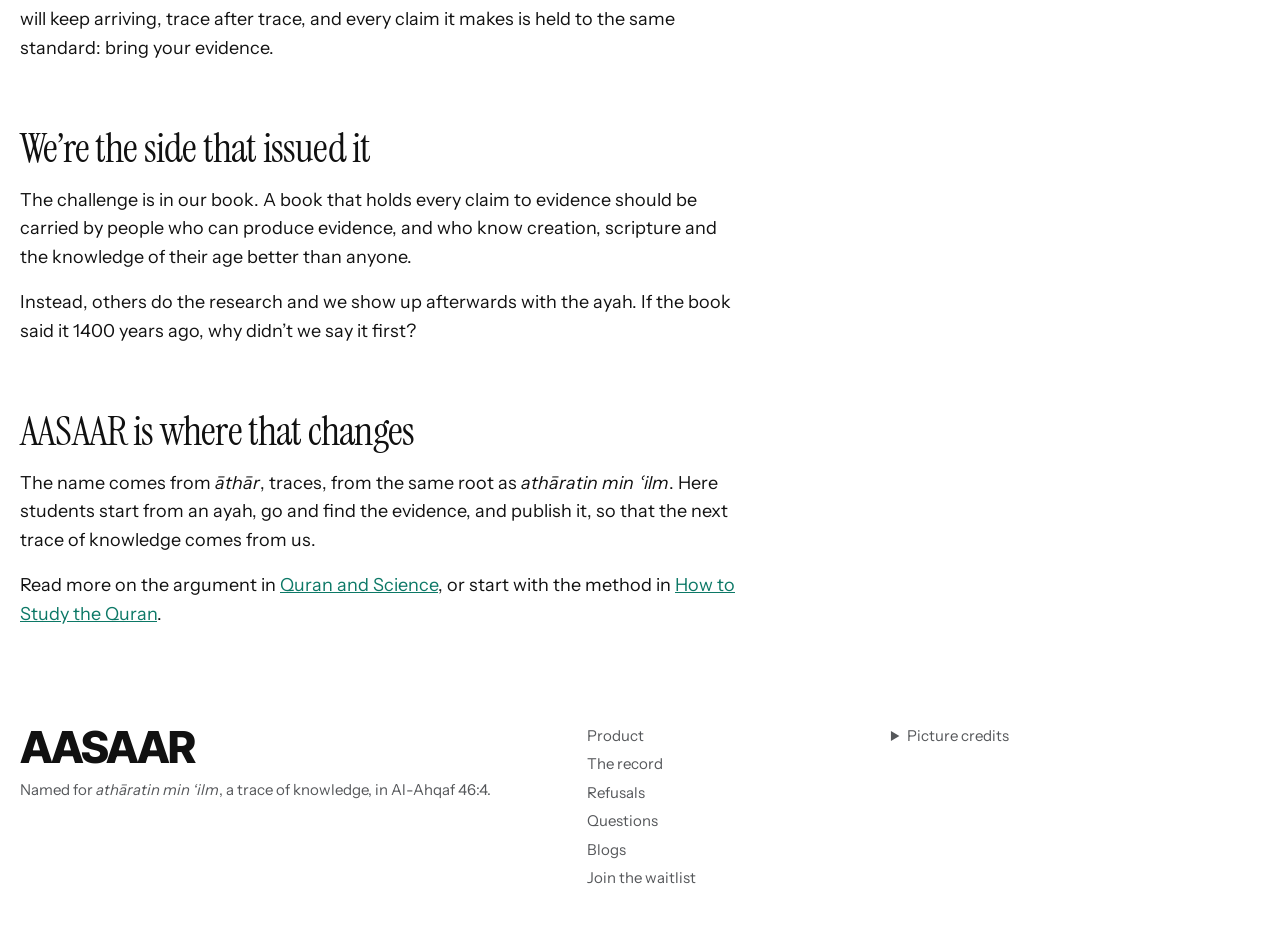
<file: why-aasaar/index.html>
<!doctype html>
<html lang="en">
<head>
<meta charset="utf-8">
<meta name="viewport" content="width=device-width, initial-scale=1">
<title>Why We're Called AASAAR: The Meaning of the Name</title>
<meta name="description" content="AASAAR comes from āthār, traces, from the same root as athāratin min ʿilm in Quran 46:4: the challenge to bring a trace of knowledge. Here is why we took the name.">
<link rel="canonical" href="https://aasaar.tech/why-aasaar/">
<meta property="og:title" content="Why we're called AASAAR">
<meta property="og:description" content="The Quran challenges those who worship others besides Allah to bring evidence, even a trace of knowledge. The challenge is in our book, so the next trace should come from us.">
<meta property="og:image" content="https://aasaar.tech/media/blog/blue-quran-folio.jpg">
<meta name="twitter:card" content="summary_large_image">
<link rel="icon" type="image/png" sizes="32x32" href="../assets/favicon-32x32.png">
<link rel="icon" type="image/png" sizes="512x512" href="../assets/favicon.png">
<link rel="apple-touch-icon" href="../assets/apple-touch-icon.png">
<link rel="preconnect" href="https://fonts.googleapis.com">
<link rel="preconnect" href="https://fonts.gstatic.com" crossorigin>
<link href="https://fonts.googleapis.com/css2?family=Instrument+Sans:wght@400;500;700&family=Instrument+Serif&family=Amiri+Quran&display=swap" rel="stylesheet">
<link href="https://fonts.googleapis.com/css2?family=Inter+Tight:wght@800&text=AASAAR&display=swap" rel="stylesheet">
<link rel="stylesheet" href="../style.css">
</head>
<body>
<svg width="0" height="0" style="position:absolute" aria-hidden="true"><symbol id="mark" viewBox="0 0 100 100">
  <polygon points="22,22 78,22 78,78 22,78" fill="none" stroke="currentColor" stroke-width="6" stroke-linejoin="round"/>
  <polygon points="50,8 92,50 50,92 8,50" fill="none" stroke="currentColor" stroke-width="6" stroke-linejoin="round"/>
  <polygon points="50,31 69,50 50,69 31,50" fill="currentColor"/>
</symbol></svg>

<header class="bar">
  <a class="brand" href="../"><svg width="24" height="24" aria-hidden="true"><use href="#mark"/></svg>AASAAR</a>
  <nav aria-label="Page"><a href="../#tag">Product</a><a href="../#record">The record</a><a href="../#refusals">Refusals</a><a href="../#questions">Questions</a><a href="../blog/">Blogs</a></nav>
  <a class="btn btn--ghost" href="../#reel-section">Watch the teaser</a>
  <a class="btn" href="../#join">Join the waitlist</a>
</header>

<main id="top"><article>
<header class="post-head wrap">
  <div>
    <h1>Why we’re called <mark>AASAAR</mark></h1>
    <p class="lead">In 46:4 the Quran challenges those who worship others besides Allah to back their claim with evidence, even a trace of knowledge. The challenge is in our book, so the next trace should come from us.</p>
    <p class="post-meta">AASAAR (aa-saar), from <i>āthār</i>: traces</p>
  </div>
  <img src="../media/blog/blue-quran-folio.jpg" alt="Gold kufic script on indigo parchment">
</header>

<div class="post-body wrap">
<div class="prose">
<h2 id="challenge">The Quran issued a challenge</h2>
<p>To those who worship others besides Allah, it says:</p>
<blockquote>
<p class="ayah" lang="ar" dir="rtl">أَرُونِى مَاذَا خَلَقُوا۟ مِنَ ٱلْأَرْضِ أَمْ لَهُمْ شِرْكٌۭ فِى ٱلسَّمَٰوَٰتِ ۖ ٱئْتُونِى بِكِتَٰبٍۢ مِّن قَبْلِ هَٰذَآ أَوْ أَثَٰرَةٍۢ مِّنْ عِلْمٍ إِن كُنتُمْ صَٰدِقِينَ</p>
<p>“Show me what they have created of the earth; or did they have partnership in [creation of] the heavens? Bring me a scripture [revealed] before this or a [remaining] trace of knowledge, if you should be truthful.” (46:4, Saheeh International)</p>
</blockquote>

<h2 id="evidence">The challenge asks for evidence</h2>
<p>Their claim was that others deserve worship beside Allah. The verse tells them to prove it three ways: show what those others created in the earth or the heavens, bring an earlier scripture, or bring a trace of knowledge. A claim without evidence can’t stand.</p>
<p>Classical commentators explain <i>athāra</i> in close ways. Ibn Kathir <span class="rh" lang="ar" title="rahimahullah, may Allah have mercy on him"> ؒ</span>: clear evidence, textual or rational. Mujahid <span class="rh" lang="ar" title="rahimahullah, may Allah have mercy on him"> ؒ</span>: knowledge inherited from earlier people. Al-Hasan al‑Basri <span class="rh" lang="ar" title="rahimahullah, may Allah have mercy on him"> ؒ</span>: something a person extracts and brings out.</p>
<p>So the verse names two sources of proof side by side: scripture and knowledge. We read it further: those who hold knowledge grow in every age, with the physicists and mathematicians of today and whoever comes in a thousand years.</p>

<h2 id="no-expiry">The challenge doesn’t expire</h2>
<p>This is the last book, so the challenge stands for every century to come. Knowledge will keep arriving, trace after trace, and every claim it makes is held to the same standard: bring your evidence.</p>

<h2 id="our-side">We’re the side that issued it</h2>
<p>The challenge is in our book. A book that holds every claim to evidence should be carried by people who can produce evidence, and who know creation, scripture and the knowledge of their age better than anyone.</p>
<p>Instead, others do the research and we show up afterwards with the ayah. If the book said it 1400 years ago, why didn’t we say it first?</p>

<h2 id="where-it-changes">AASAAR is where that changes</h2>
<p>The name comes from <i>āthār</i>, traces, from the same root as <i>athāratin min ʿilm</i>. Here students start from an ayah, go and find the evidence, and publish it, so that the next trace of knowledge comes from us.</p>
<p>Read more on the argument in <a href="../blog/quran-and-science/">Quran and Science</a>, or start with the method in <a href="../blog/how-to-study-the-quran/">How to Study the Quran</a>.</p>
</div>

<aside class="toc toc--end" aria-label="Al-Ahqaf 46:4">
  <b>Al-Ahqaf 46:4</b>
  <p class="ayah" lang="ar" dir="rtl">أَوْ أَثَٰرَةٍۢ مِّنْ عِلْمٍ</p>
  <p>“…or a [remaining] trace of knowledge, if you should be truthful.”</p>
  <a class="btn" href="../#join">Join the waitlist</a>
</aside>
</div>
</article></main>

<footer class="foot wrap">
  <div><p class="foot__name">AASAAR</p><p>Named for <i>athāratin min ‘ilm</i>, a trace of knowledge, in Al-Ahqaf 46:4.</p></div>
  <nav aria-label="Footer"><a href="../#tag">Product</a><a href="../#record">The record</a><a href="../#refusals">Refusals</a><a href="../#questions">Questions</a><a href="../blog/">Blogs</a><a href="../#join">Join the waitlist</a></nav>
  <details class="credits"><summary>Picture credits</summary><p>Folio from the “Blue Qur’an” (2004.88): public domain, The Metropolitan Museum of Art.</p></details>
</footer>
<script src="../blog.js"></script>
</body>
</html>
</file>
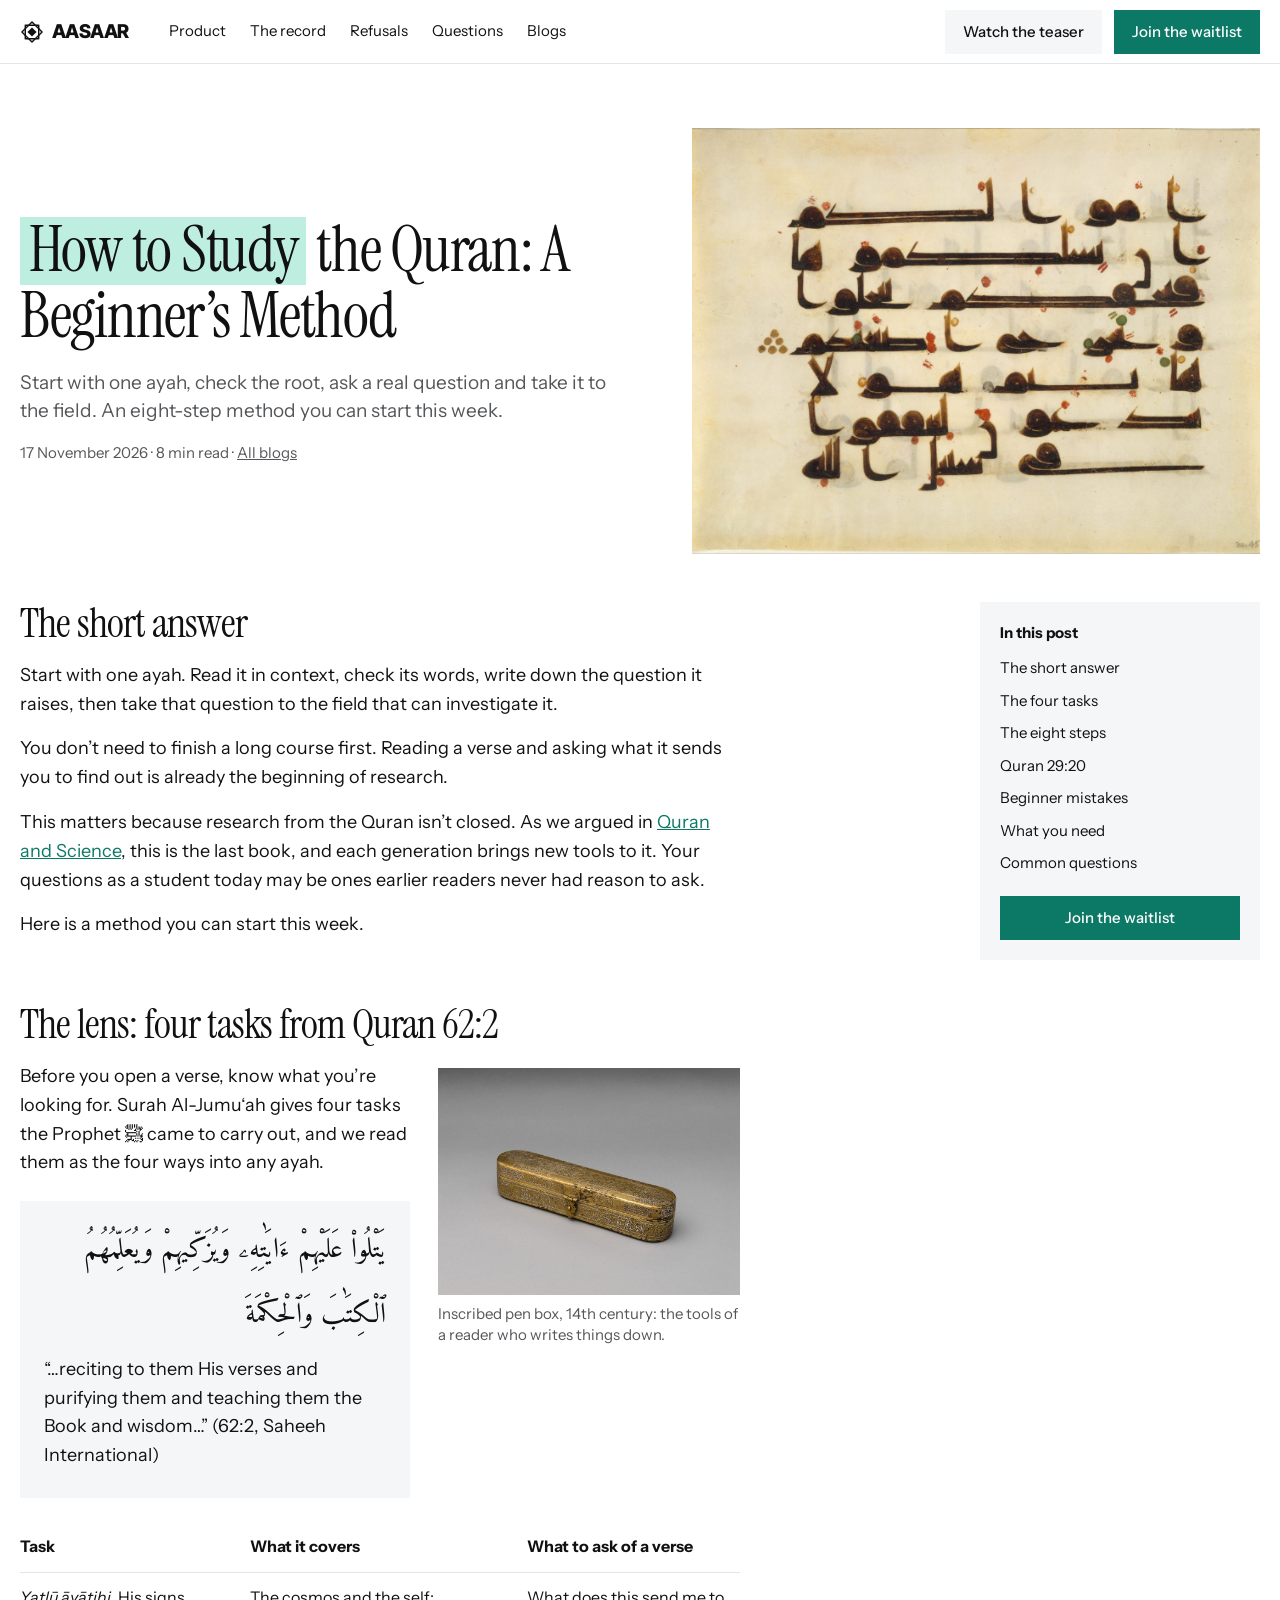
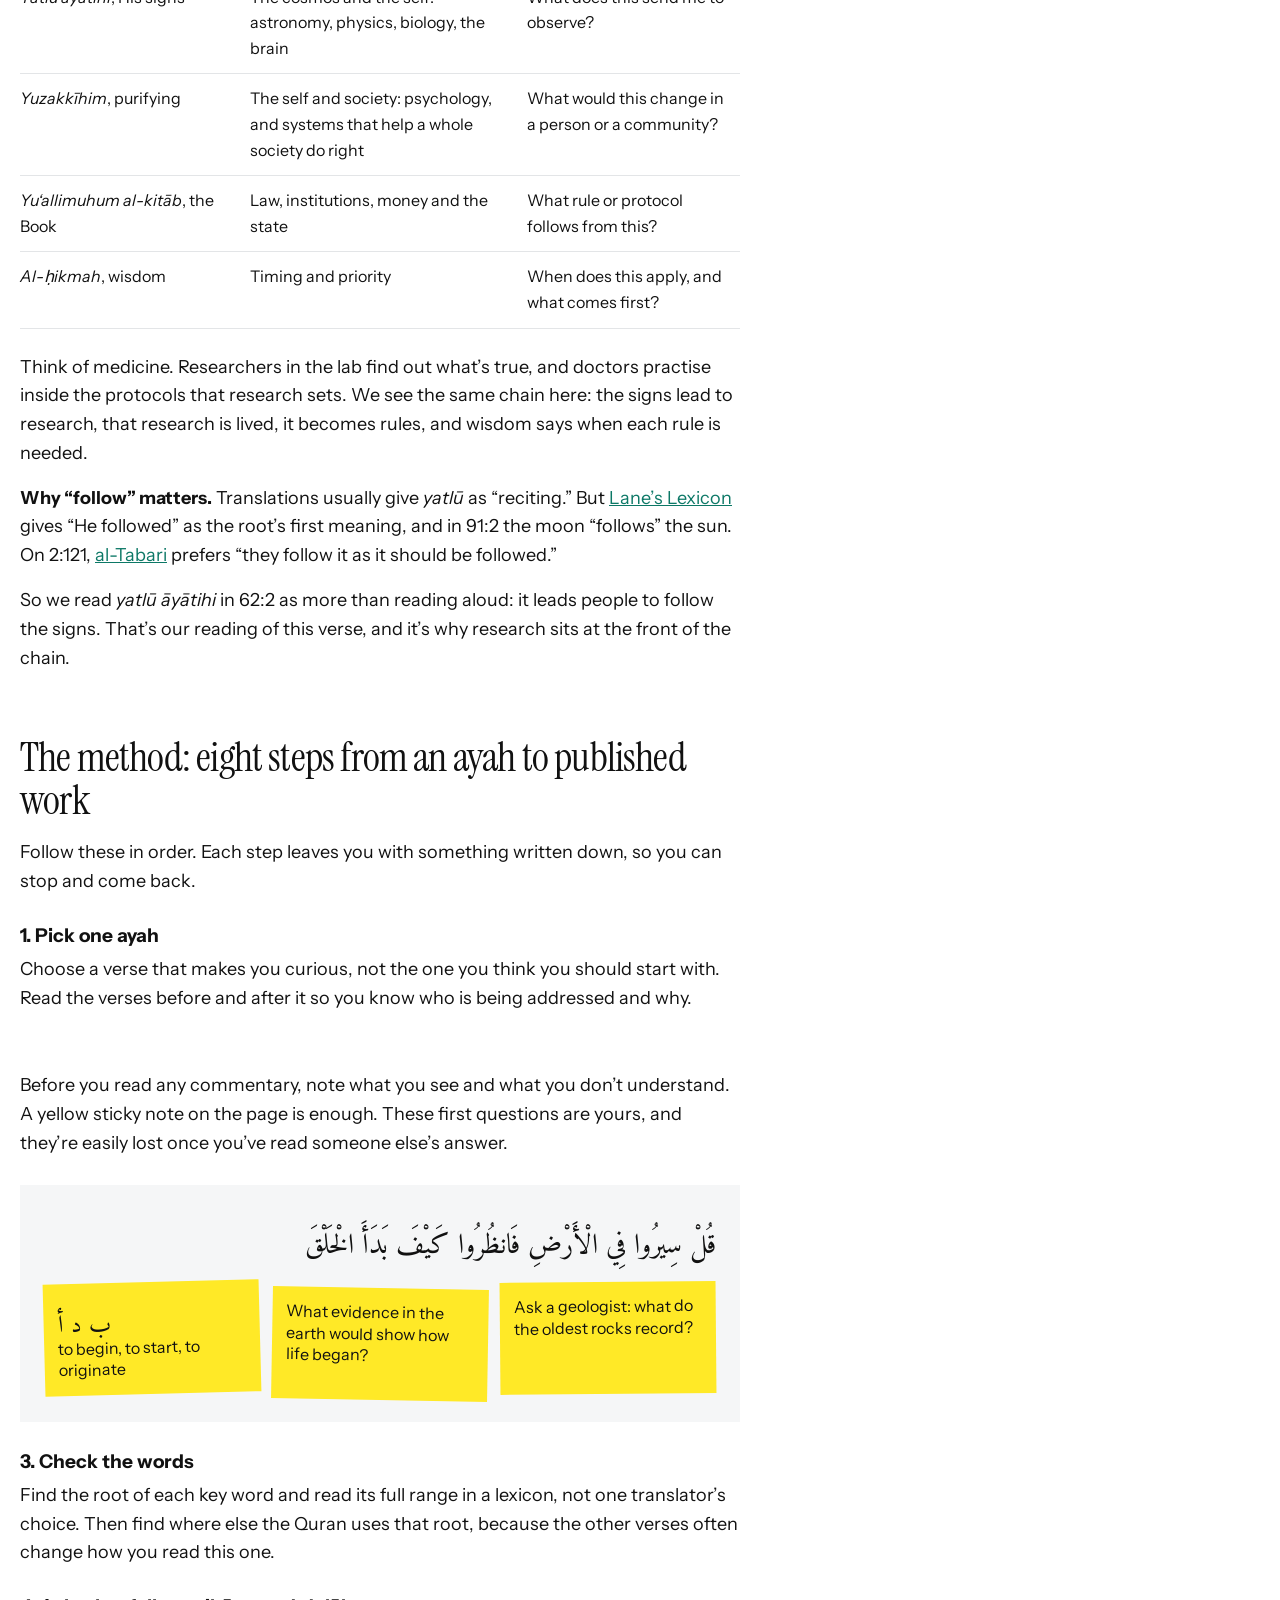
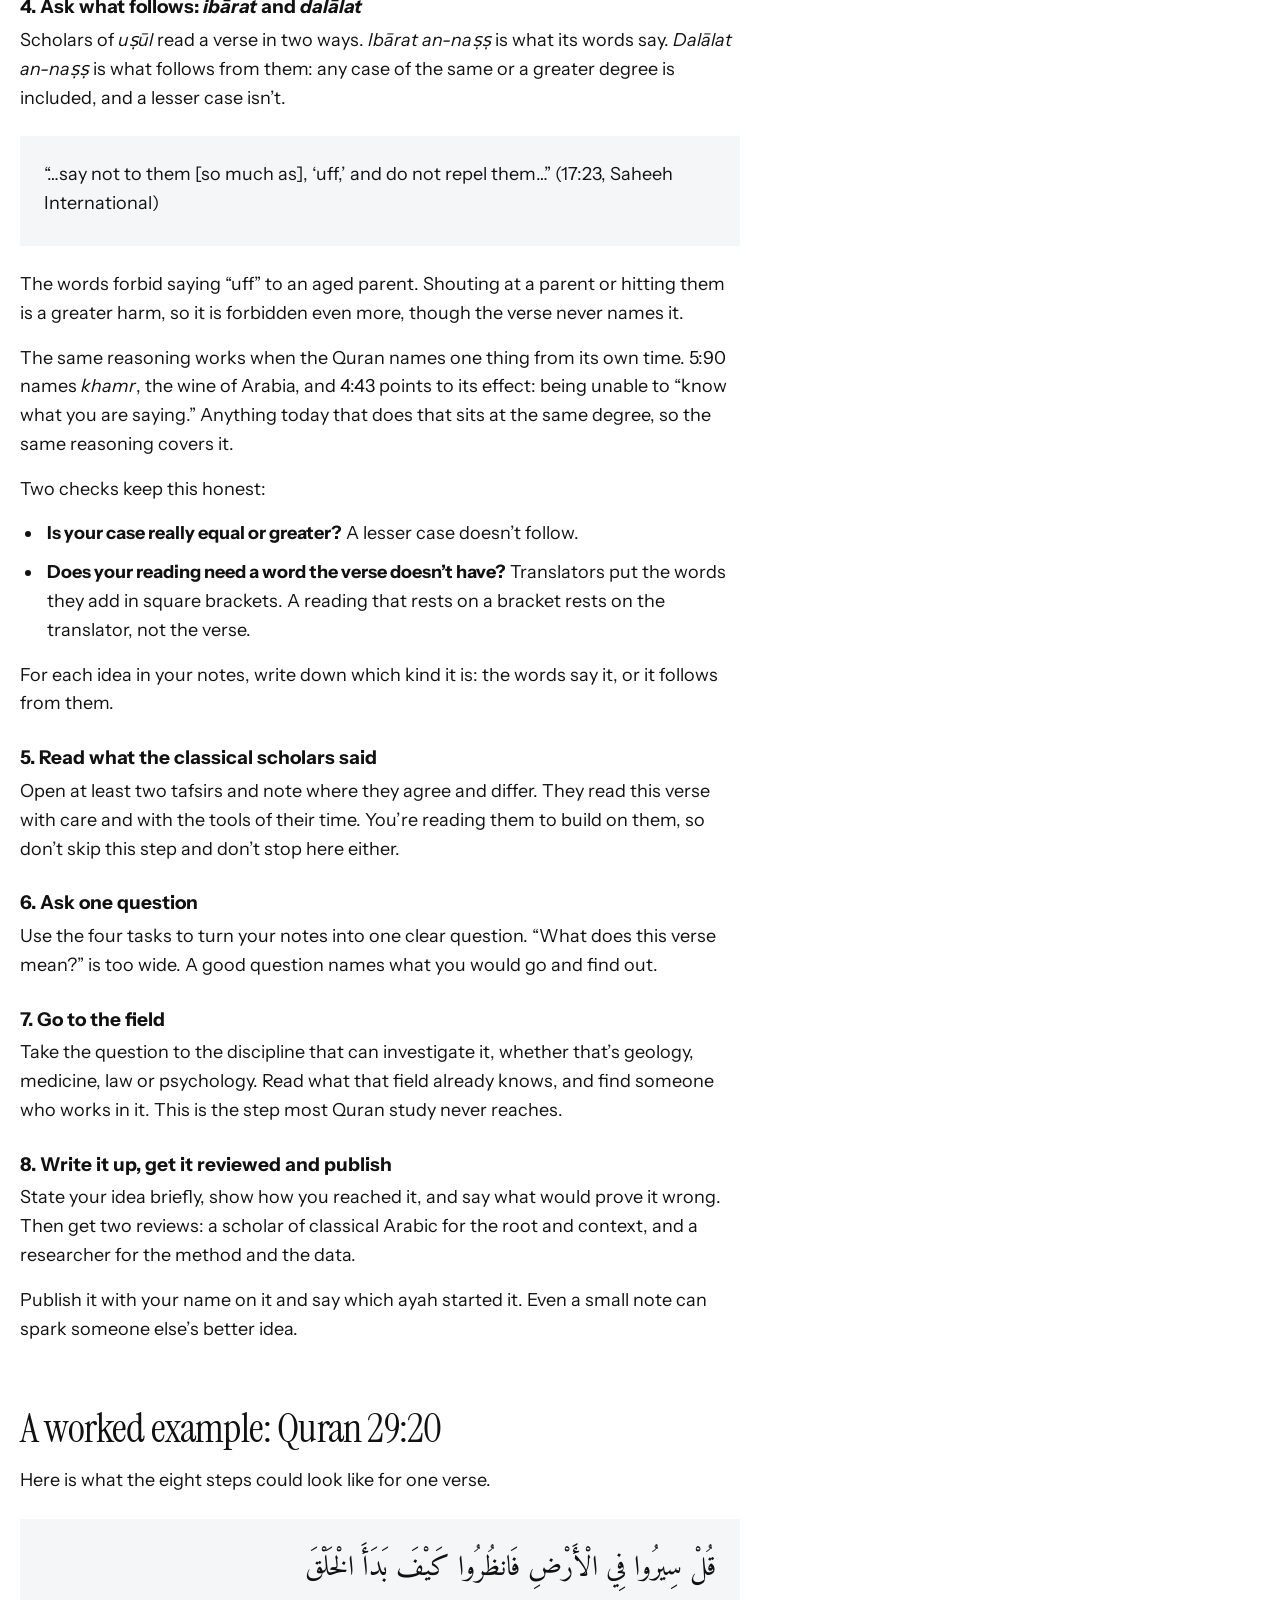
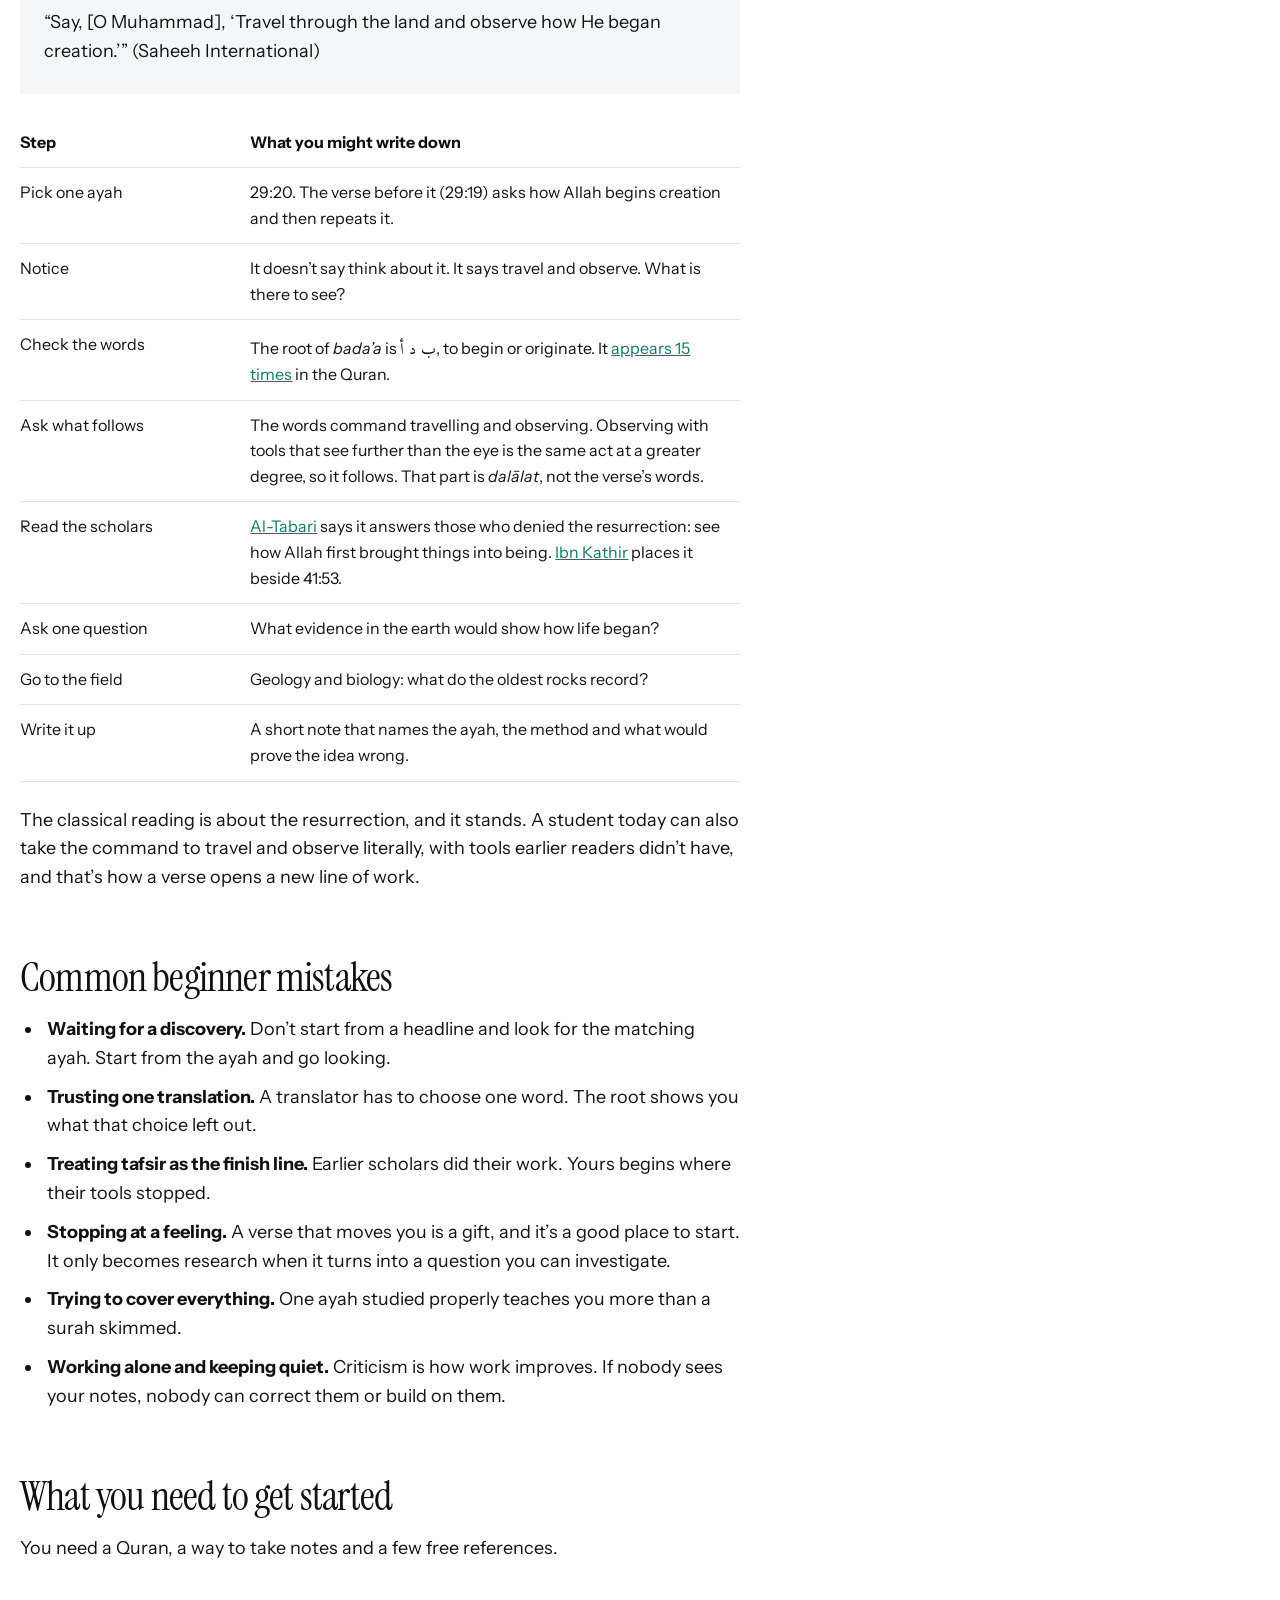
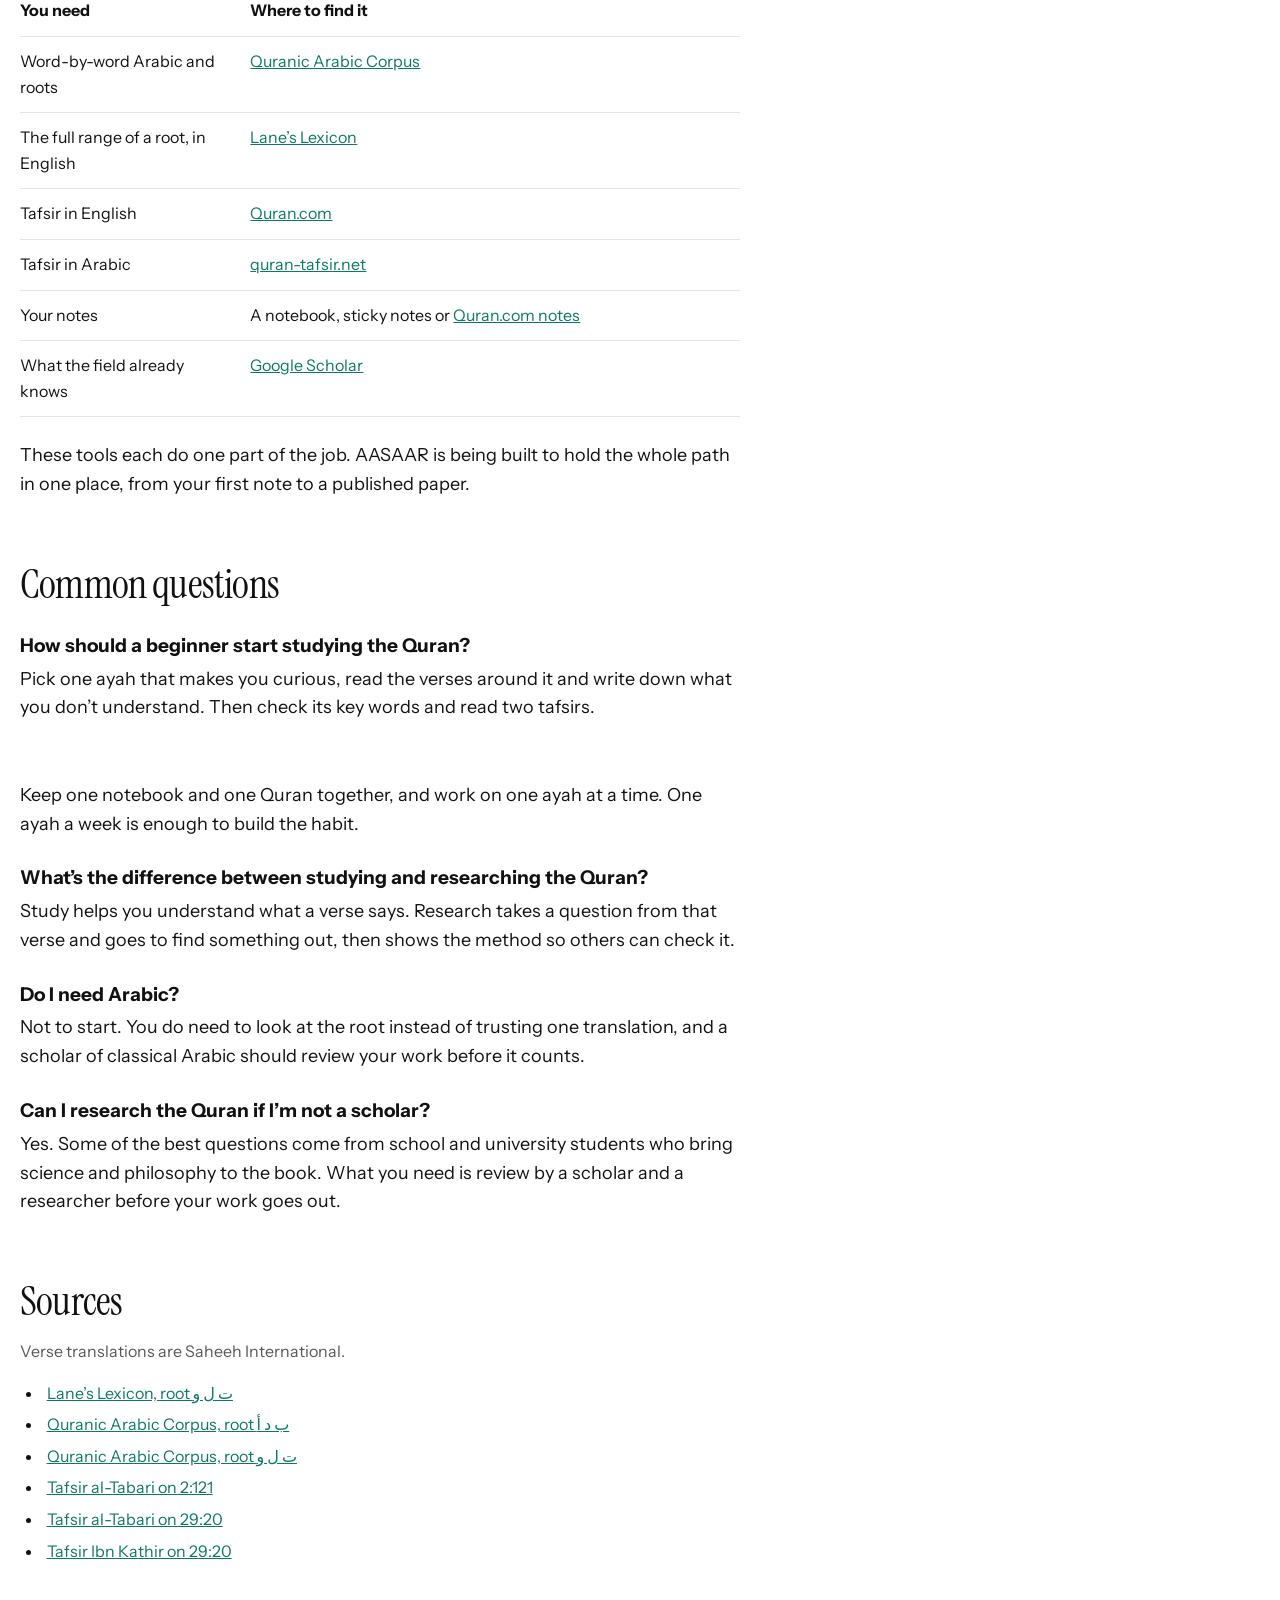
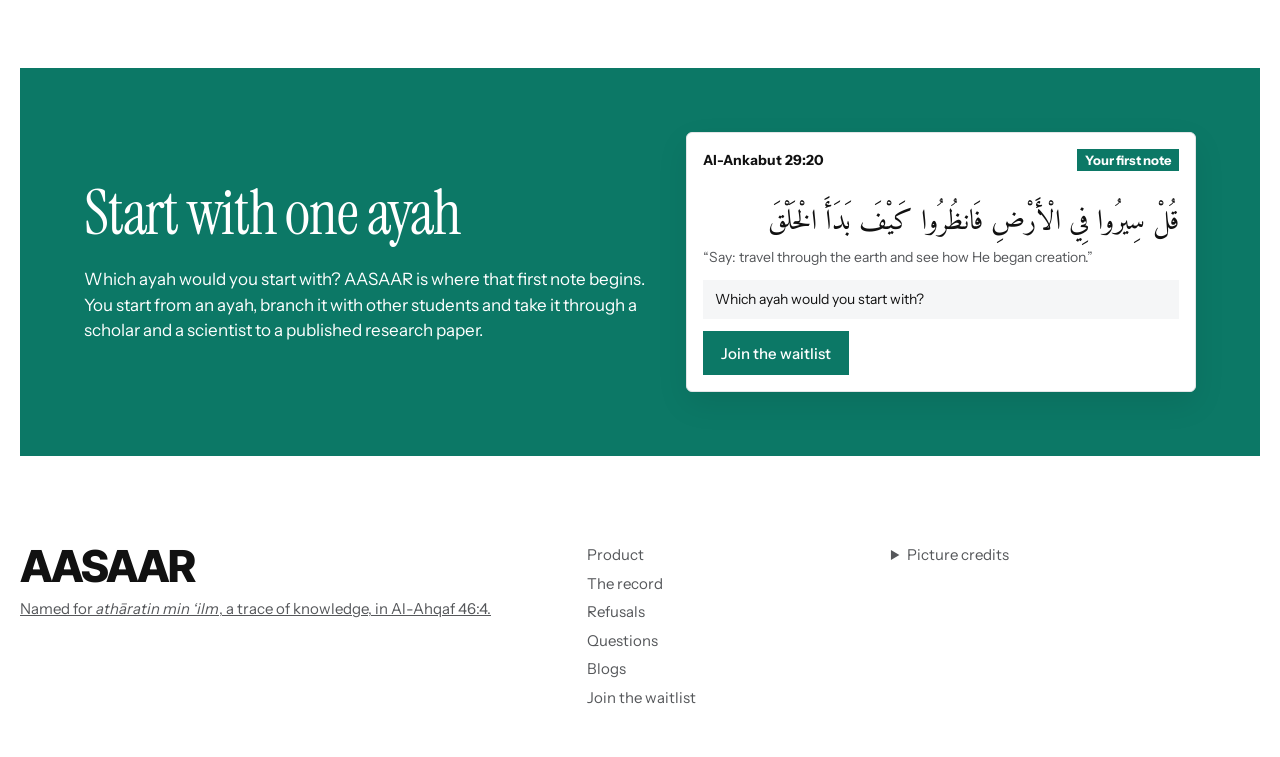
<file: blog/how-to-study-the-quran/index.html>
<!doctype html>
<html lang="en">
<head>
<meta charset="utf-8">
<meta name="viewport" content="width=device-width, initial-scale=1">
<title>How to Study and Research the Quran: A Beginner's Method</title>
<meta name="description" content="Start with one ayah, check the root, ask a real question and take it to the field. An eight-step method for studying and researching the Quran.">
<link rel="canonical" href="https://aasaar.tech/blog/how-to-study-the-quran/">
<meta property="og:type" content="article">
<meta property="og:title" content="How to Study and Research the Quran: A Beginner's Method">
<meta property="og:description" content="Start with one ayah, check the root, ask a real question and take it to the field.">
<meta property="og:image" content="https://aasaar.tech/media/blog/study-quran-folio.jpg">
<meta name="twitter:card" content="summary_large_image">
<link rel="icon" type="image/png" sizes="32x32" href="../../assets/favicon-32x32.png">
<link rel="icon" type="image/png" sizes="512x512" href="../../assets/favicon.png">
<link rel="apple-touch-icon" href="../../assets/apple-touch-icon.png">
<link rel="preconnect" href="https://fonts.googleapis.com">
<link rel="preconnect" href="https://fonts.gstatic.com" crossorigin>
<link href="https://fonts.googleapis.com/css2?family=Instrument+Sans:wght@400;500;700&family=Instrument+Serif&family=Amiri+Quran&display=swap" rel="stylesheet">
<link href="https://fonts.googleapis.com/css2?family=Inter+Tight:wght@800&text=AASAAR&display=swap" rel="stylesheet">
<link rel="stylesheet" href="../../style.css">
<script type="application/ld+json">
{"@context":"https://schema.org","@type":"Article","headline":"How to Study and Research the Quran: A Beginner's Method","datePublished":"2026-11-17","image":"https://aasaar.tech/media/blog/study-quran-folio.jpg","author":{"@type":"Organization","name":"AASAAR"},"publisher":{"@type":"Organization","name":"AASAAR"},"mainEntityOfPage":"https://aasaar.tech/blog/how-to-study-the-quran/"}
</script>
</head>
<body>
<svg width="0" height="0" style="position:absolute" aria-hidden="true"><symbol id="mark" viewBox="0 0 100 100">
  <polygon points="22,22 78,22 78,78 22,78" fill="none" stroke="currentColor" stroke-width="6" stroke-linejoin="round"/>
  <polygon points="50,8 92,50 50,92 8,50" fill="none" stroke="currentColor" stroke-width="6" stroke-linejoin="round"/>
  <polygon points="50,31 69,50 50,69 31,50" fill="currentColor"/>
</symbol></svg>

<header class="bar">
  <a class="brand" href="../../"><svg width="24" height="24" aria-hidden="true"><use href="#mark"/></svg>AASAAR</a>
  <nav aria-label="Page"><a href="../../#tag">Product</a><a href="../../#record">The record</a><a href="../../#refusals">Refusals</a><a href="../../#questions">Questions</a><a href="../">Blogs</a></nav>
  <a class="btn btn--ghost" href="../../#reel-section">Watch the teaser</a>
  <a class="btn" href="../../#join">Join the waitlist</a>
</header>

<main id="top"><article>
<header class="post-head wrap">
  <div>
    <h1><mark>How to Study</mark> the Quran: A Beginner’s Method</h1>
    <p class="lead">Start with one ayah, check the root, ask a real question and take it to the field. An eight-step method you can start this week.</p>
    <p class="post-meta">17 November 2026 · 8 min read · <a href="../">All blogs</a></p>
  </div>
  <img src="../../media/blog/study-quran-folio.jpg" alt="Brown kufic script on parchment">
</header>

<div class="post-body wrap">
<div class="prose">
<h2 id="short-answer">The short answer</h2>
<p>Start with one ayah. Read it in context, check its words, write down the question it raises, then take that question to the field that can investigate it.</p>
<p>You don’t need to finish a long course first. Reading a verse and asking what it sends you to find out is already the beginning of research.</p>
<p>This matters because research from the Quran isn’t closed. As we argued in <a href="../quran-and-science/">Quran and Science</a>, this is the last book, and each generation brings new tools to it. Your questions as a student today may be ones earlier readers never had reason to ask.</p>
<p>Here is a method you can start this week.</p>

<h2 id="lens">The lens: four tasks from Quran 62:2</h2>
<figure class="fig fig--side"><img src="../../media/blog/study-pen-box.jpg" alt="An engraved brass pen box" loading="lazy"><figcaption>Inscribed pen box, 14th century: the tools of a reader who writes things down.</figcaption></figure>
<p>Before you open a verse, know what you’re looking for. Surah Al-Jumu‘ah gives four tasks the Prophet ﷺ came to carry out, and we read them as the four ways into any ayah.</p>
<blockquote>
<p class="ayah" lang="ar" dir="rtl">يَتْلُوا۟ عَلَيْهِمْ ءَايَٰتِهِۦ وَيُزَكِّيهِمْ وَيُعَلِّمُهُمُ ٱلْكِتَٰبَ وَٱلْحِكْمَةَ</p>
<p>“…reciting to them His verses and purifying them and teaching them the Book and wisdom…” (62:2, Saheeh International)</p>
</blockquote>
<table>
<thead><tr><th scope="col">Task</th><th scope="col">What it covers</th><th scope="col">What to ask of a verse</th></tr></thead>
<tbody>
<tr><td><i>Yatlū āyātihi</i>, His signs</td><td>The cosmos and the self: astronomy, physics, biology, the brain</td><td>What does this send me to observe?</td></tr>
<tr><td><i>Yuzakkīhim</i>, purifying</td><td>The self and society: psychology, and systems that help a whole society do right</td><td>What would this change in a person or a community?</td></tr>
<tr><td><i>Yu‘allimuhum al-kitāb</i>, the Book</td><td>Law, institutions, money and the state</td><td>What rule or protocol follows from this?</td></tr>
<tr><td><i>Al-ḥikmah</i>, wisdom</td><td>Timing and priority</td><td>When does this apply, and what comes first?</td></tr>
</tbody>
</table>
<p>Think of medicine. Researchers in the lab find out what’s true, and doctors practise inside the protocols that research sets. We see the same chain here: the signs lead to research, that research is lived, it becomes rules, and wisdom says when each rule is needed.</p>
<p><b>Why “follow” matters.</b> Translations usually give <i>yatlū</i> as “reciting.” But <a href="https://www.laneslexicon.com/word/تلو/n4056">Lane’s Lexicon</a> gives “He followed” as the root’s first meaning, and in 91:2 the moon “follows” the sun. On 2:121, <a href="https://quran-tafsir.net/tabary/sura2-aya121.html">al-Tabari</a> prefers “they follow it as it should be followed.”</p>
<p>So we read <i>yatlū āyātihi</i> in 62:2 as more than reading aloud: it leads people to follow the signs. That’s our reading of this verse, and it’s why research sits at the front of the chain.</p>

<h2 id="method">The method: eight steps from an ayah to published work</h2>
<p>Follow these in order. Each step leaves you with something written down, so you can stop and come back.</p>
<h3>1. Pick one ayah</h3>
<p>Choose a verse that makes you curious, not the one you think you should start with. Read the verses before and after it so you know who is being addressed and why.</p>
<h3>2. Write down what you notice</h3>
<p>Before you read any commentary, note what you see and what you don’t understand. A yellow sticky note on the page is enough. These first questions are yours, and they’re easily lost once you’ve read someone else’s answer.</p>
<figure class="fig notes" role="img" aria-label="An ayah with yellow sticky notes around it">
<p class="ayah" lang="ar" dir="rtl">قُلْ سِيرُوا فِي الْأَرْضِ فَانظُرُوا كَيْفَ بَدَأَ الْخَلْقَ</p>
<div class="notes__row"><p><b lang="ar">ب د أ</b>to begin, to start, to originate</p><p>What evidence in the earth would show how life began?</p><p>Ask a geologist: what do the oldest rocks record?</p></div>
</figure>
<h3>3. Check the words</h3>
<p>Find the root of each key word and read its full range in a lexicon, not one translator’s choice. Then find where else the Quran uses that root, because the other verses often change how you read this one.</p>
<h3>4. Ask what follows: <i>ibārat</i> and <i>dalālat</i></h3>
<p>Scholars of <i>uṣūl</i> read a verse in two ways. <i>Ibārat an-naṣṣ</i> is what its words say. <i>Dalālat an-naṣṣ</i> is what follows from them: any case of the same or a greater degree is included, and a lesser case isn’t.</p>
<blockquote><p>“…say not to them [so much as], ‘uff,’ and do not repel them…” (17:23, Saheeh International)</p></blockquote>
<p>The words forbid saying “uff” to an aged parent. Shouting at a parent or hitting them is a greater harm, so it is forbidden even more, though the verse never names it.</p>
<p>The same reasoning works when the Quran names one thing from its own time. 5:90 names <i>khamr</i>, the wine of Arabia, and 4:43 points to its effect: being unable to “know what you are saying.” Anything today that does that sits at the same degree, so the same reasoning covers it.</p>
<p>Two checks keep this honest:</p>
<ul>
<li><b>Is your case really equal or greater?</b> A lesser case doesn’t follow.</li>
<li><b>Does your reading need a word the verse doesn’t have?</b> Translators put the words they add in square brackets. A reading that rests on a bracket rests on the translator, not the verse.</li>
</ul>
<p>For each idea in your notes, write down which kind it is: the words say it, or it follows from them.</p>
<h3>5. Read what the classical scholars said</h3>
<p>Open at least two tafsirs and note where they agree and differ. They read this verse with care and with the tools of their time. You’re reading them to build on them, so don’t skip this step and don’t stop here either.</p>
<h3>6. Ask one question</h3>
<p>Use the four tasks to turn your notes into one clear question. “What does this verse mean?” is too wide. A good question names what you would go and find out.</p>
<h3>7. Go to the field</h3>
<p>Take the question to the discipline that can investigate it, whether that’s geology, medicine, law or psychology. Read what that field already knows, and find someone who works in it. This is the step most Quran study never reaches.</p>
<h3>8. Write it up, get it reviewed and publish</h3>
<p>State your idea briefly, show how you reached it, and say what would prove it wrong. Then get two reviews: a scholar of classical Arabic for the root and context, and a researcher for the method and the data.</p>
<p>Publish it with your name on it and say which ayah started it. Even a small note can spark someone else’s better idea.</p>

<h2 id="worked-example">A worked example: Quran 29:20</h2>
<p>Here is what the eight steps could look like for one verse.</p>
<blockquote>
<p class="ayah" lang="ar" dir="rtl">قُلْ سِيرُوا فِي الْأَرْضِ فَانظُرُوا كَيْفَ بَدَأَ الْخَلْقَ</p>
<p>“Say, [O Muhammad], ‘Travel through the land and observe how He began creation.’” (Saheeh International)</p>
</blockquote>
<table>
<thead><tr><th scope="col">Step</th><th scope="col">What you might write down</th></tr></thead>
<tbody>
<tr><td>Pick one ayah</td><td>29:20. The verse before it (29:19) asks how Allah begins creation and then repeats it.</td></tr>
<tr><td>Notice</td><td>It doesn’t say think about it. It says travel and observe. What is there to see?</td></tr>
<tr><td>Check the words</td><td>The root of <i>bada’a</i> is <span lang="ar">ب د أ</span>, to begin or originate. It <a href="https://corpus.quran.com/qurandictionary.jsp?q=bdA">appears 15 times</a> in the Quran.</td></tr>
<tr><td>Ask what follows</td><td>The words command travelling and observing. Observing with tools that see further than the eye is the same act at a greater degree, so it follows. That part is <i>dalālat</i>, not the verse’s words.</td></tr>
<tr><td>Read the scholars</td><td><a href="https://quran-tafsir.net/tabary/sura29-aya20.html">Al-Tabari</a> says it answers those who denied the resurrection: see how Allah first brought things into being. <a href="https://quran-tafsir.net/katheer/sura29-aya20.html">Ibn Kathir</a> places it beside 41:53.</td></tr>
<tr><td>Ask one question</td><td>What evidence in the earth would show how life began?</td></tr>
<tr><td>Go to the field</td><td>Geology and biology: what do the oldest rocks record?</td></tr>
<tr><td>Write it up</td><td>A short note that names the ayah, the method and what would prove the idea wrong.</td></tr>
</tbody>
</table>
<p>The classical reading is about the resurrection, and it stands. A student today can also take the command to travel and observe literally, with tools earlier readers didn’t have, and that’s how a verse opens a new line of work.</p>

<h2 id="mistakes">Common beginner mistakes</h2>
<ul>
<li><b>Waiting for a discovery.</b> Don’t start from a headline and look for the matching ayah. Start from the ayah and go looking.</li>
<li><b>Trusting one translation.</b> A translator has to choose one word. The root shows you what that choice left out.</li>
<li><b>Treating tafsir as the finish line.</b> Earlier scholars did their work. Yours begins where their tools stopped.</li>
<li><b>Stopping at a feeling.</b> A verse that moves you is a gift, and it’s a good place to start. It only becomes research when it turns into a question you can investigate.</li>
<li><b>Trying to cover everything.</b> One ayah studied properly teaches you more than a surah skimmed.</li>
<li><b>Working alone and keeping quiet.</b> Criticism is how work improves. If nobody sees your notes, nobody can correct them or build on them.</li>
</ul>

<h2 id="tools">What you need to get started</h2>
<p>You need a Quran, a way to take notes and a few free references.</p>
<table>
<thead><tr><th scope="col">You need</th><th scope="col">Where to find it</th></tr></thead>
<tbody>
<tr><td>Word-by-word Arabic and roots</td><td><a href="https://corpus.quran.com">Quranic Arabic Corpus</a></td></tr>
<tr><td>The full range of a root, in English</td><td><a href="https://www.laneslexicon.com">Lane’s Lexicon</a></td></tr>
<tr><td>Tafsir in English</td><td><a href="https://quran.com">Quran.com</a></td></tr>
<tr><td>Tafsir in Arabic</td><td><a href="https://quran-tafsir.net">quran-tafsir.net</a></td></tr>
<tr><td>Your notes</td><td>A notebook, sticky notes or <a href="https://quran.com/take-notes">Quran.com notes</a></td></tr>
<tr><td>What the field already knows</td><td><a href="https://scholar.google.com">Google Scholar</a></td></tr>
</tbody>
</table>
<p>These tools each do one part of the job. AASAAR is being built to hold the whole path in one place, from your first note to a published paper.</p>

<h2 id="questions">Common questions</h2>
<h3>How should a beginner start studying the Quran?</h3>
<p>Pick one ayah that makes you curious, read the verses around it and write down what you don’t understand. Then check its key words and read two tafsirs.</p>
<h3>How do I study the Quran at home?</h3>
<p>Keep one notebook and one Quran together, and work on one ayah at a time. One ayah a week is enough to build the habit.</p>
<h3>What’s the difference between studying and researching the Quran?</h3>
<p>Study helps you understand what a verse says. Research takes a question from that verse and goes to find something out, then shows the method so others can check it.</p>
<h3>Do I need Arabic?</h3>
<p>Not to start. You do need to look at the root instead of trusting one translation, and a scholar of classical Arabic should review your work before it counts.</p>
<h3>Can I research the Quran if I’m not a scholar?</h3>
<p>Yes. Some of the best questions come from school and university students who bring science and philosophy to the book. What you need is review by a scholar and a researcher before your work goes out.</p>

<h2 id="sources">Sources</h2>
<p class="small">Verse translations are Saheeh International.</p>
<ul class="sources">
<li><a href="https://www.laneslexicon.com/word/تلو/n4056">Lane’s Lexicon, root ت ل و</a></li>
<li><a href="https://corpus.quran.com/qurandictionary.jsp?q=bdA">Quranic Arabic Corpus, root ب د أ</a></li>
<li><a href="https://corpus.quran.com/qurandictionary.jsp?q=tlw">Quranic Arabic Corpus, root ت ل و</a></li>
<li><a href="https://quran-tafsir.net/tabary/sura2-aya121.html">Tafsir al-Tabari on 2:121</a></li>
<li><a href="https://quran-tafsir.net/tabary/sura29-aya20.html">Tafsir al-Tabari on 29:20</a></li>
<li><a href="https://quran-tafsir.net/katheer/sura29-aya20.html">Tafsir Ibn Kathir on 29:20</a></li>
</ul>
</div>

<aside class="toc" aria-label="In this post">
  <b>In this post</b>
  <ul>
    <li><a href="#short-answer">The short answer</a></li>
    <li><a href="#lens">The four tasks</a></li>
    <li><a href="#method">The eight steps</a></li>
    <li><a href="#worked-example">Quran 29:20</a></li>
    <li><a href="#mistakes">Beginner mistakes</a></li>
    <li><a href="#tools">What you need</a></li>
    <li><a href="#questions">Common questions</a></li>
  </ul>
  <a class="btn" href="../../#join">Join the waitlist</a>
</aside>
</div>

<section class="wrap"><div class="cta">
  <div><h2>Start with one ayah</h2><p>Which ayah would you start with? AASAAR is where that first note begins. You start from an ayah, branch it with other students and take it through a scholar and a scientist to a published research paper.</p></div>
  <div class="panel cta__card"><div class="row"><b>Al-Ankabut 29:20</b><span class="tag tag--g">Your first note</span></div><p class="ayah" lang="ar" dir="rtl">قُلْ سِيرُوا فِي الْأَرْضِ فَانظُرُوا كَيْفَ بَدَأَ الْخَلْقَ</p><p class="tr">“Say: travel through the earth and see how He began creation.”</p><p class="q">Which ayah would you start with?</p><a class="btn" href="../../#join">Join the waitlist</a></div>
</div></section>
</article></main>

<footer class="foot wrap">
  <div><p class="foot__name">AASAAR</p><p><a href="../../why-aasaar/">Named for <i>athāratin min ‘ilm</i>, a trace of knowledge, in Al-Ahqaf 46:4.</a></p></div>
  <nav aria-label="Footer"><a href="../../#tag">Product</a><a href="../../#record">The record</a><a href="../../#refusals">Refusals</a><a href="../../#questions">Questions</a><a href="../">Blogs</a><a href="../../#join">Join the waitlist</a></nav>
  <details class="credits"><summary>Picture credits</summary><p>Qur’an folio (30.45) and inscribed pen box (91.1.536): public domain, The Metropolitan Museum of Art.</p></details>
</footer>
<script src="../../blog.js"></script>
</body>
</html>
</file>
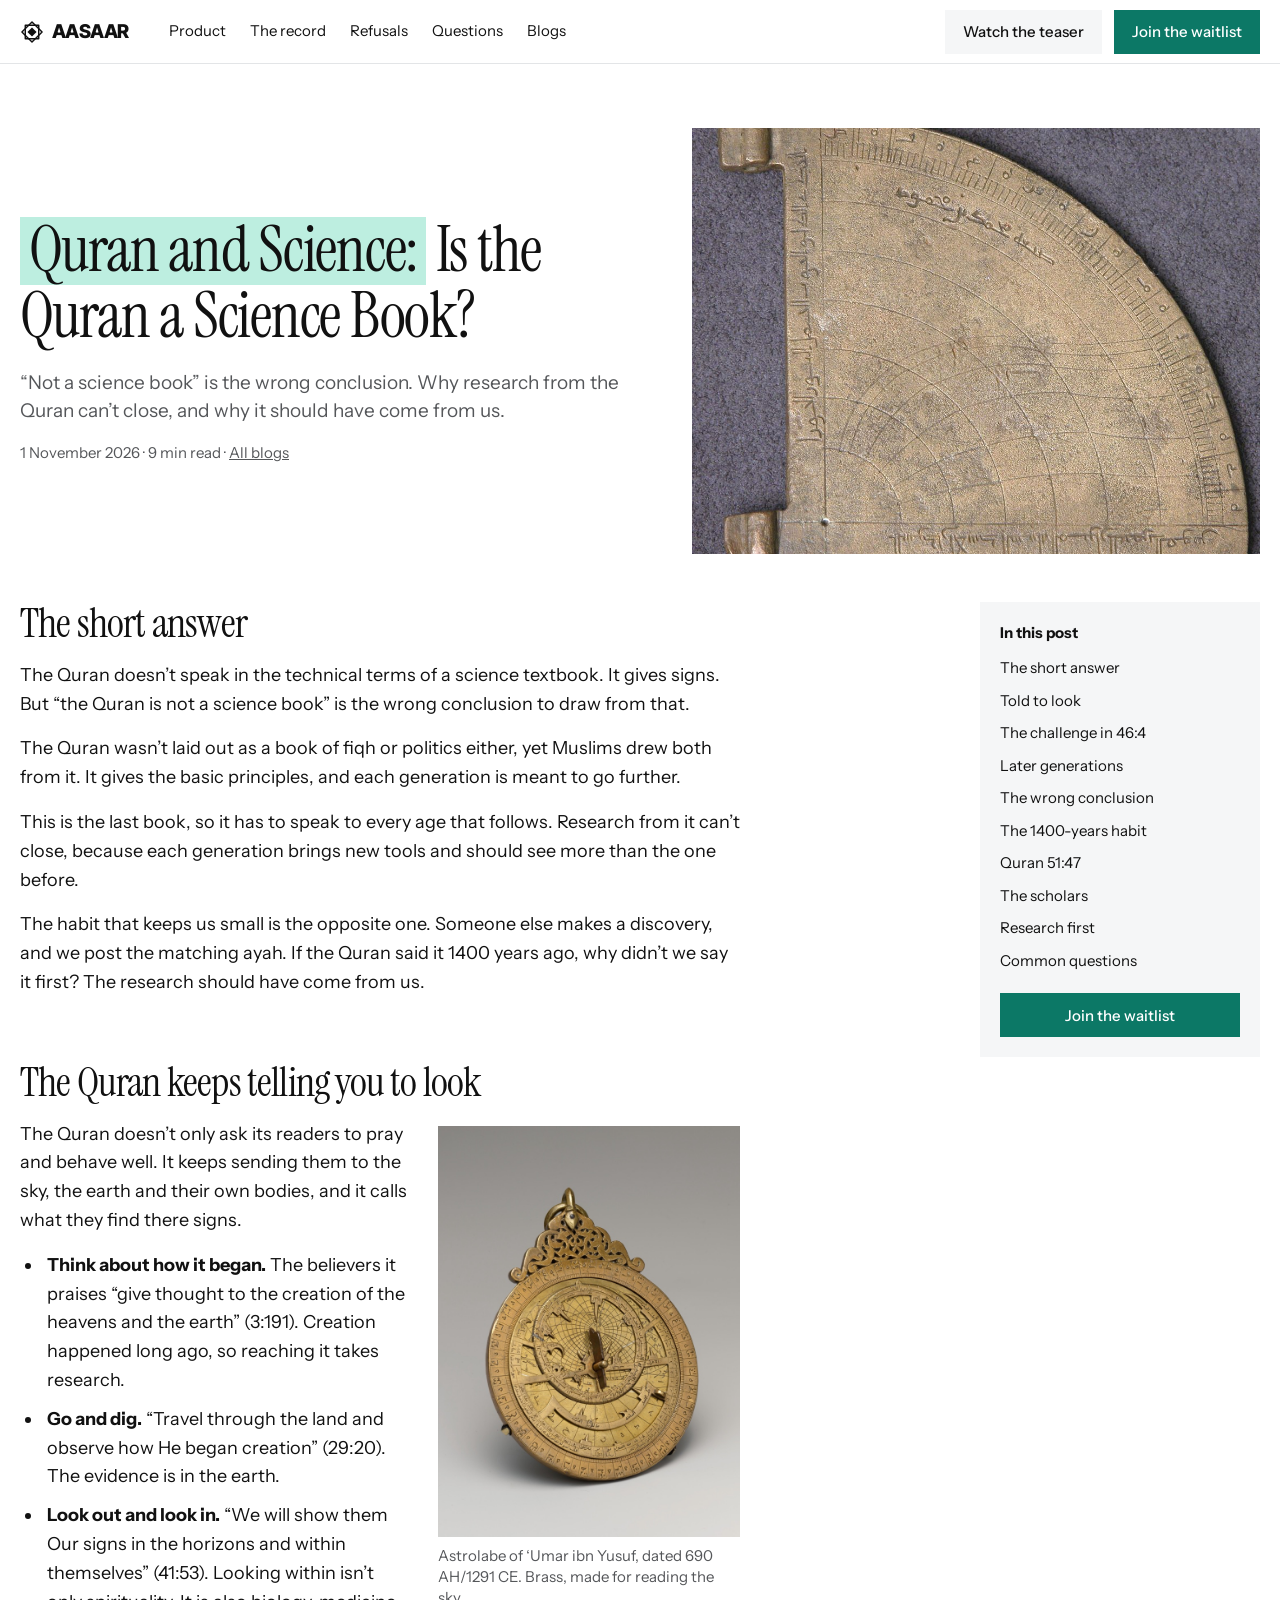
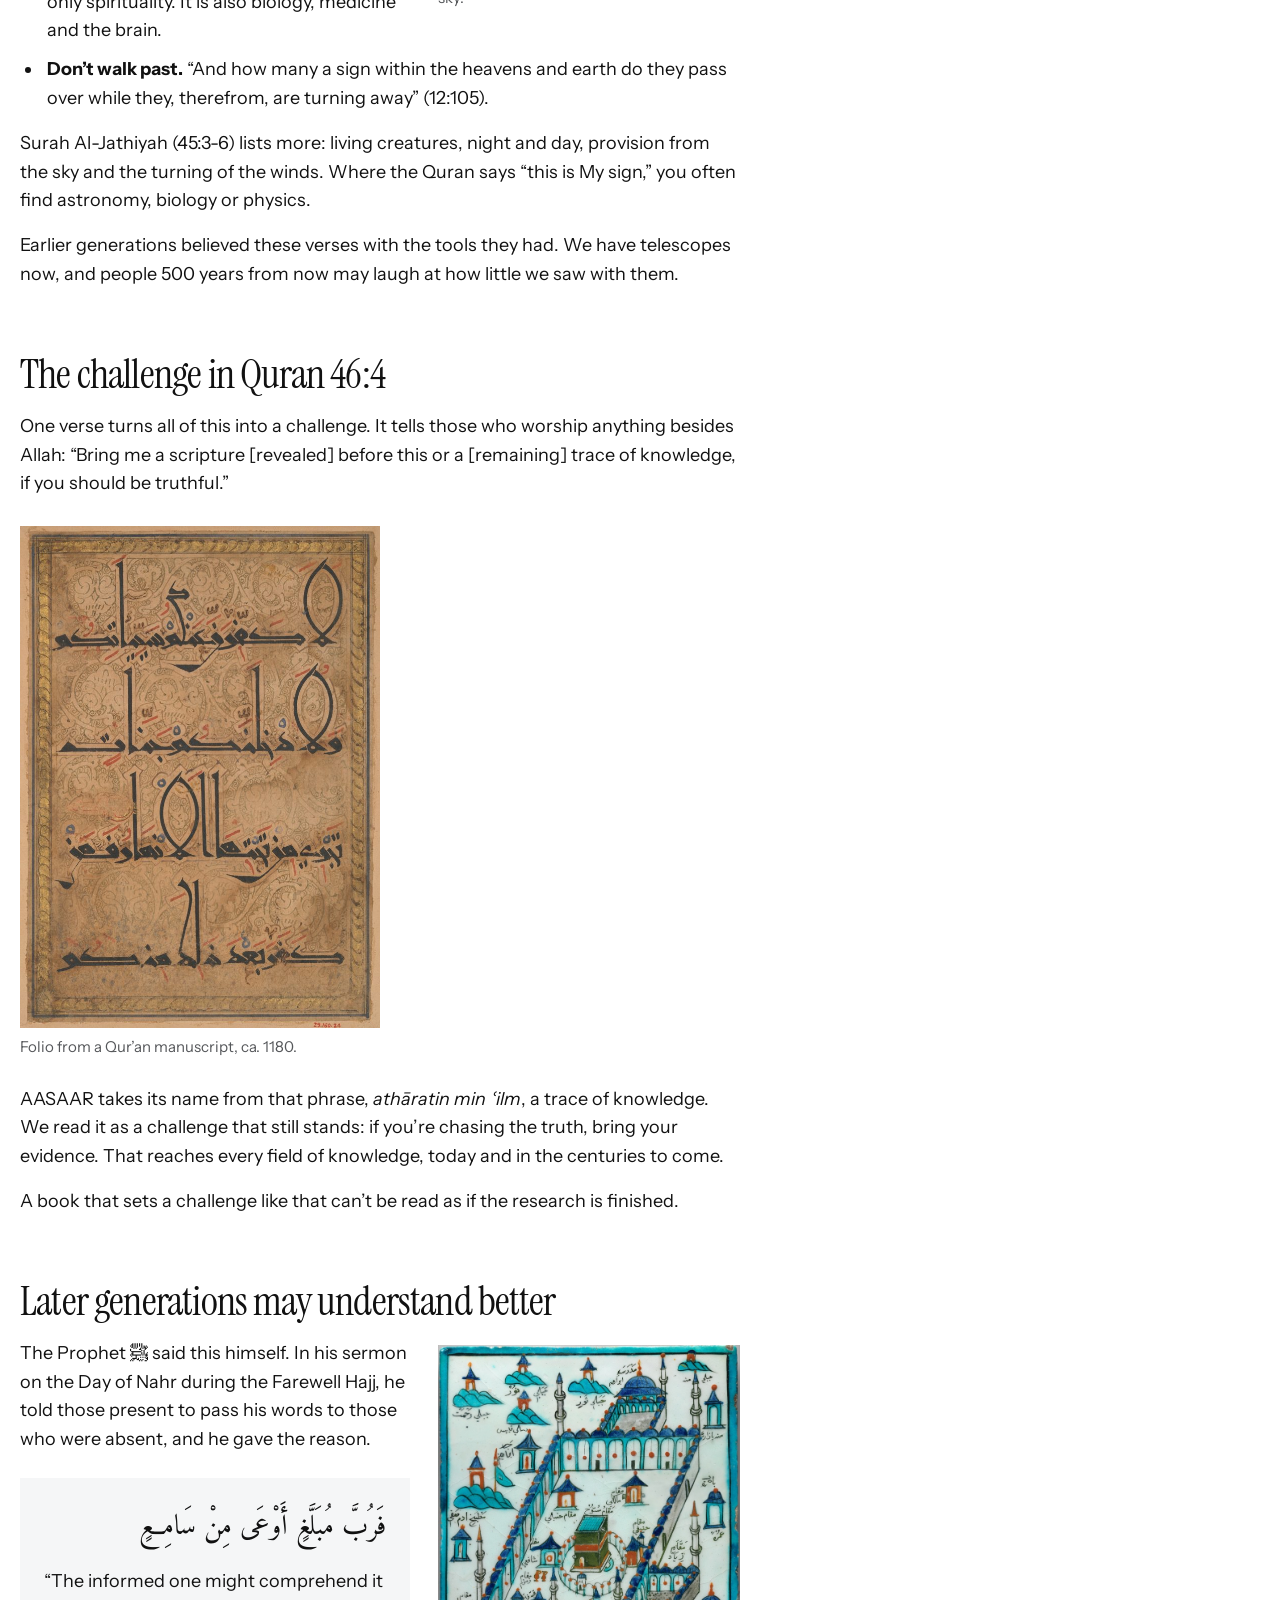
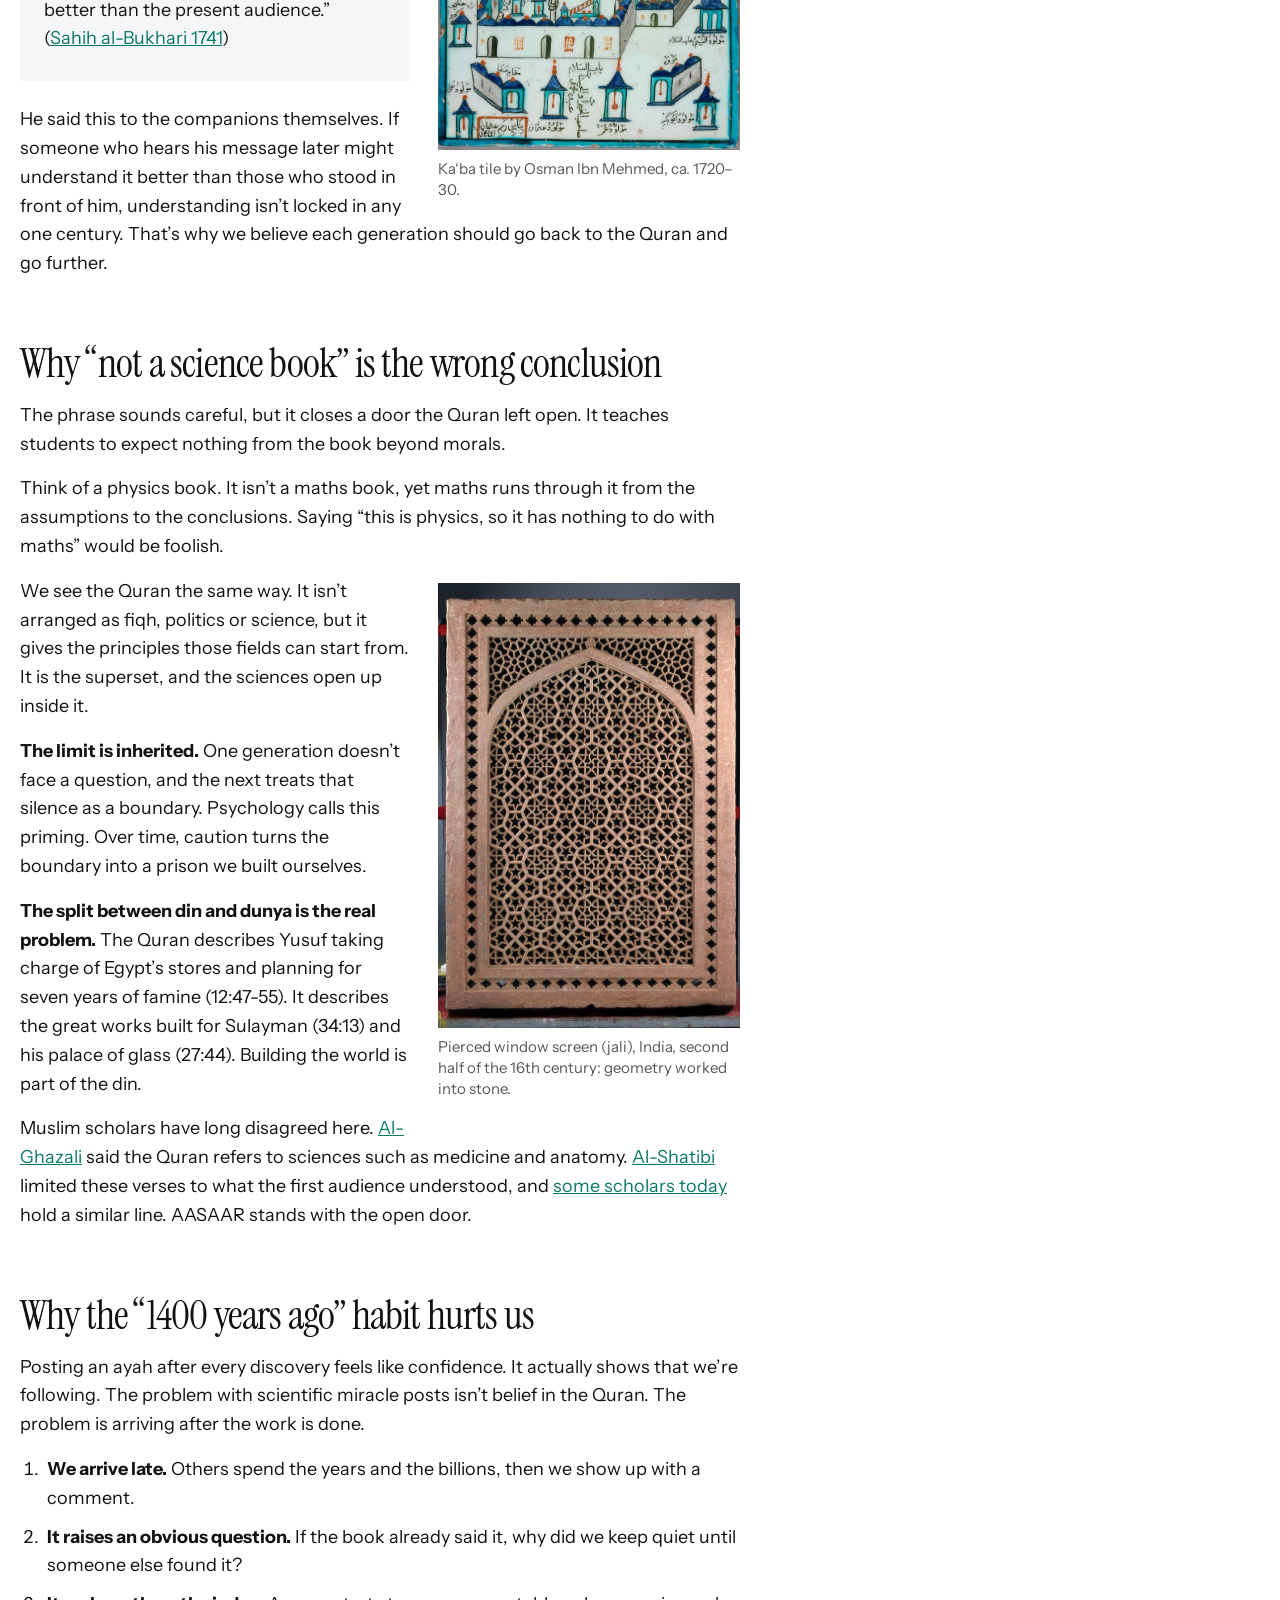
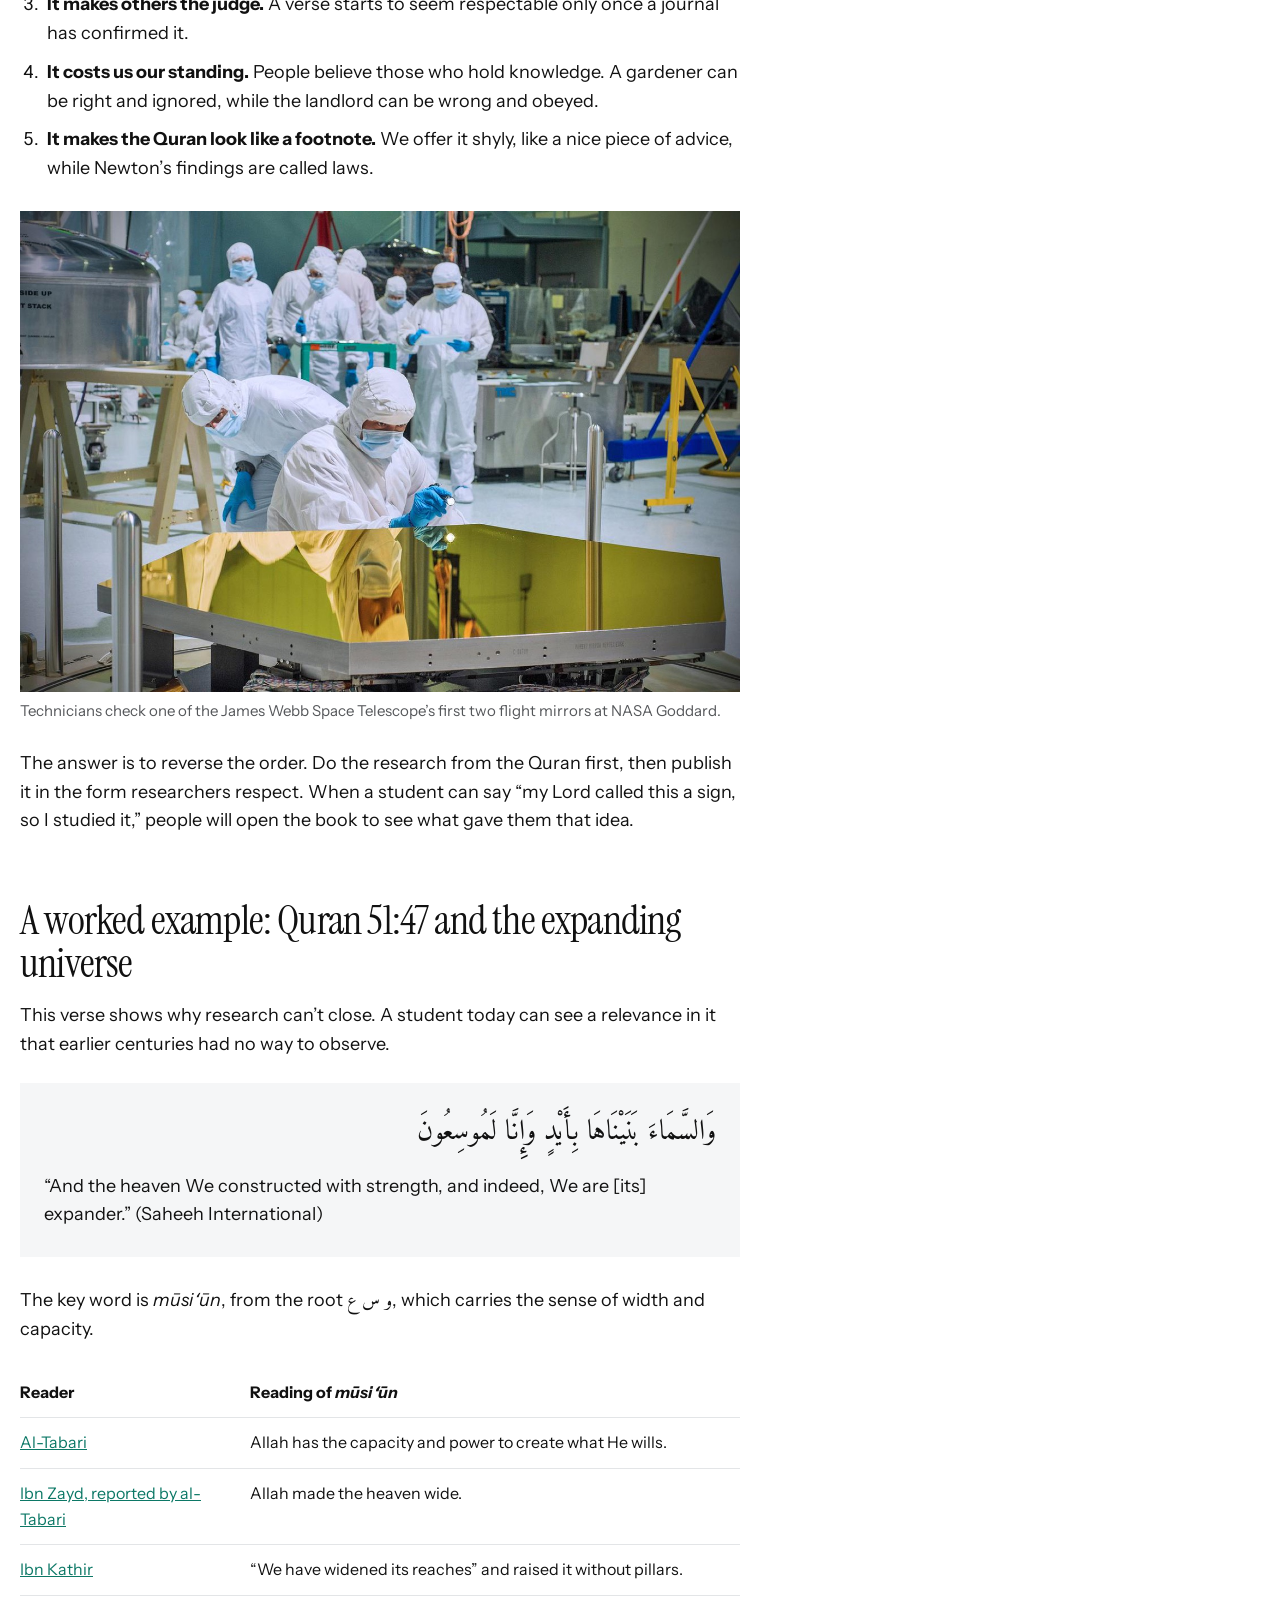
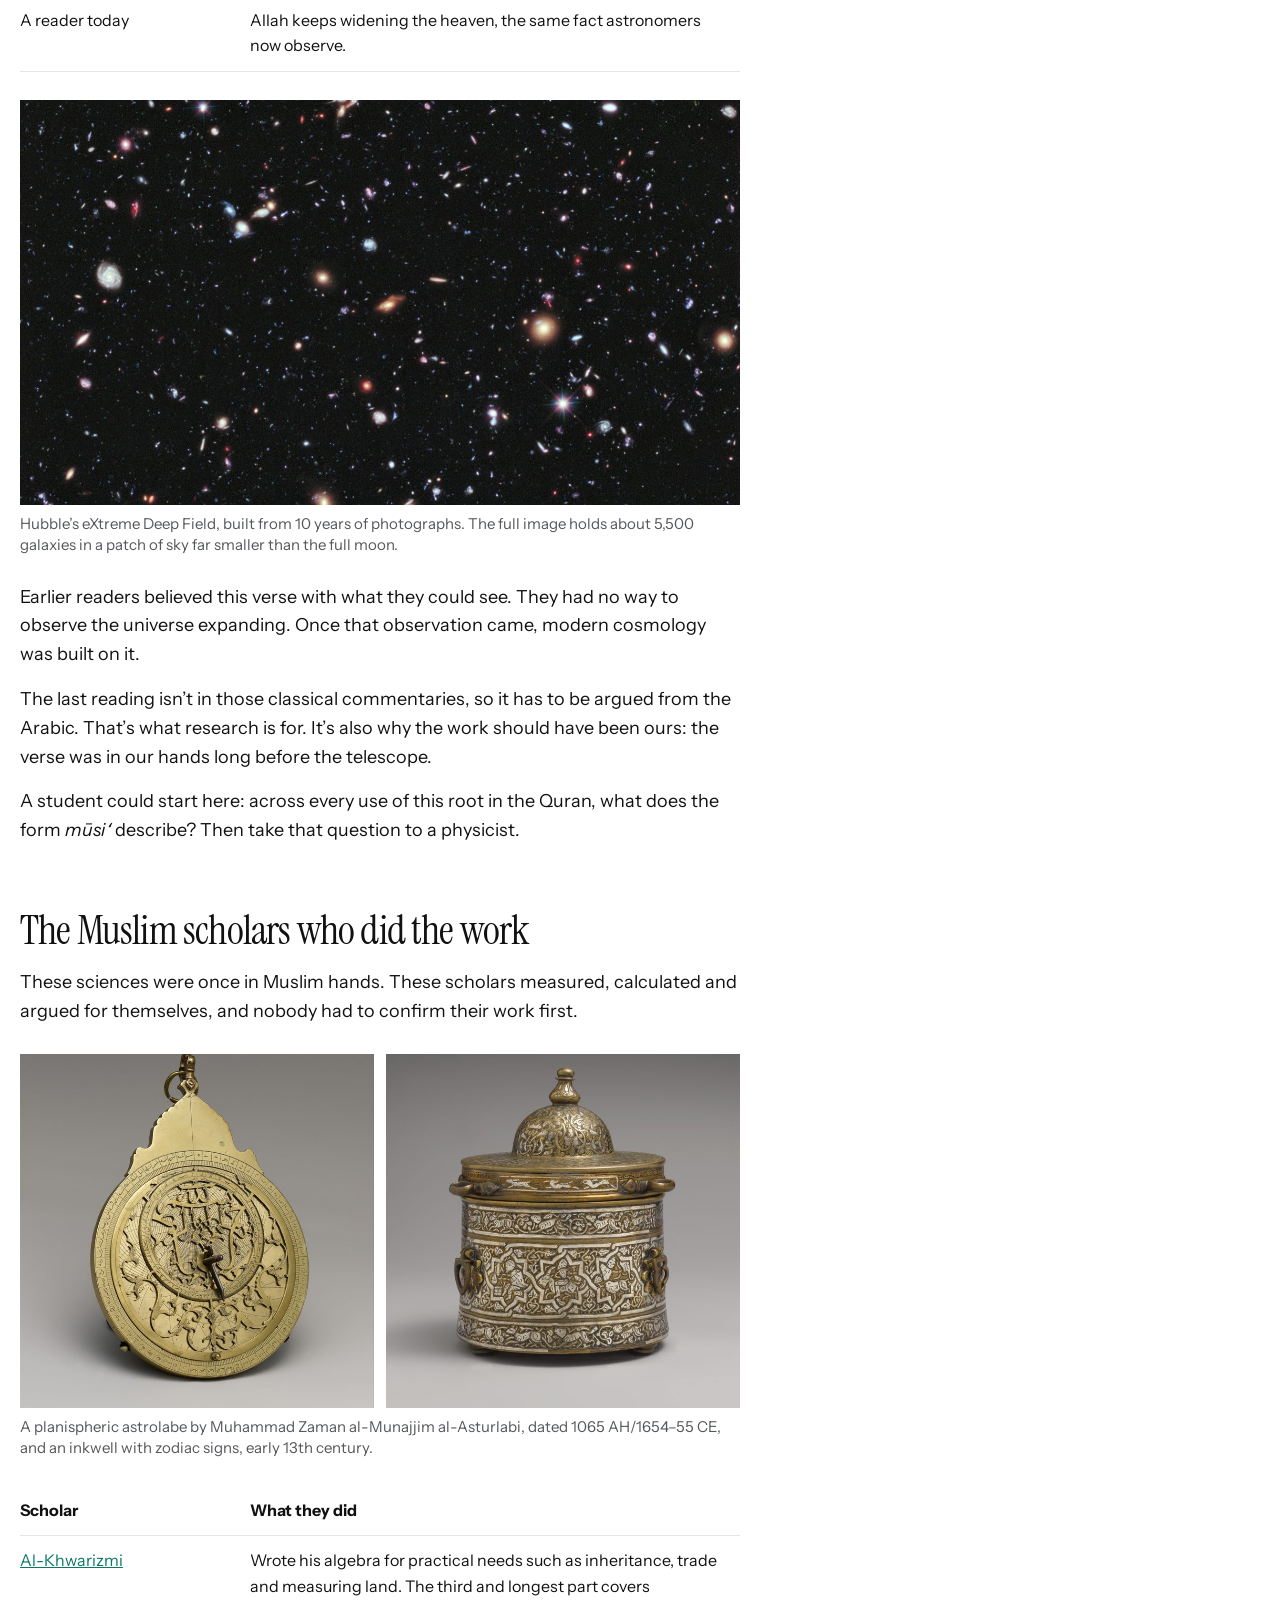
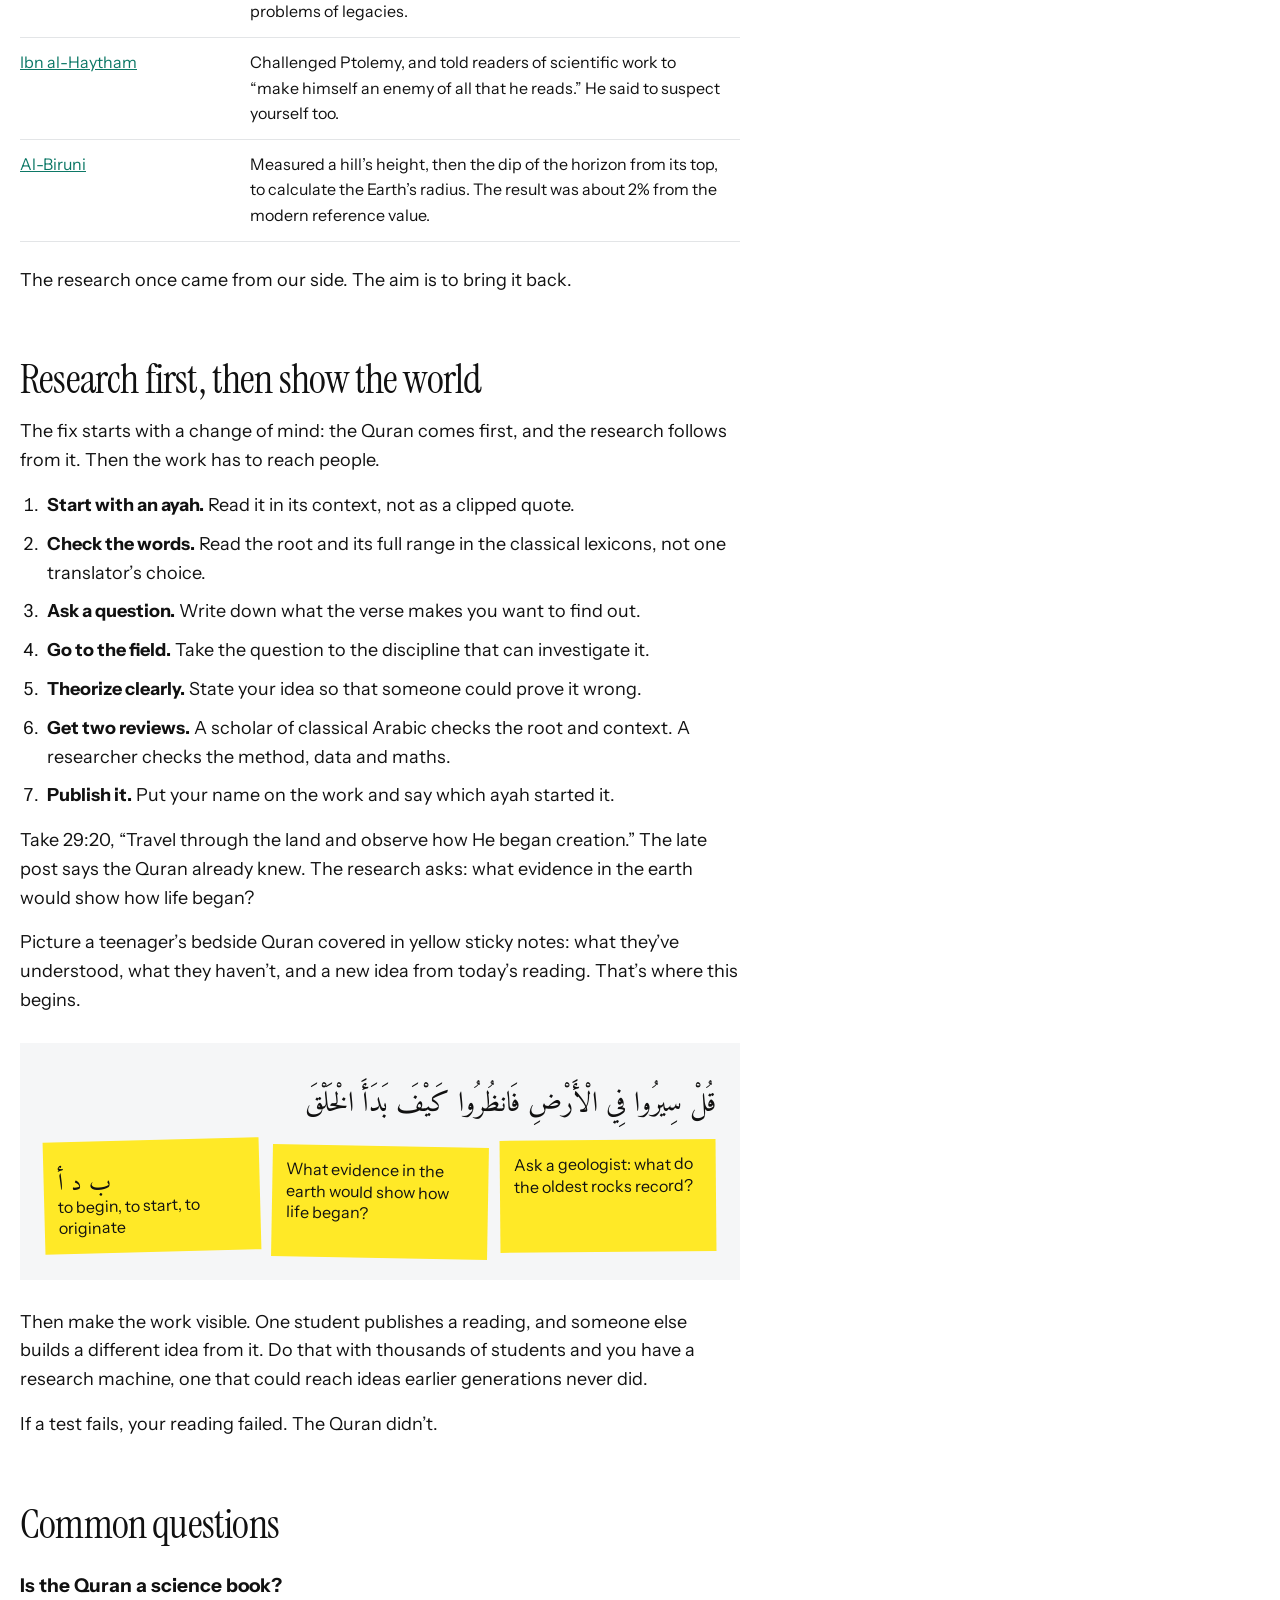
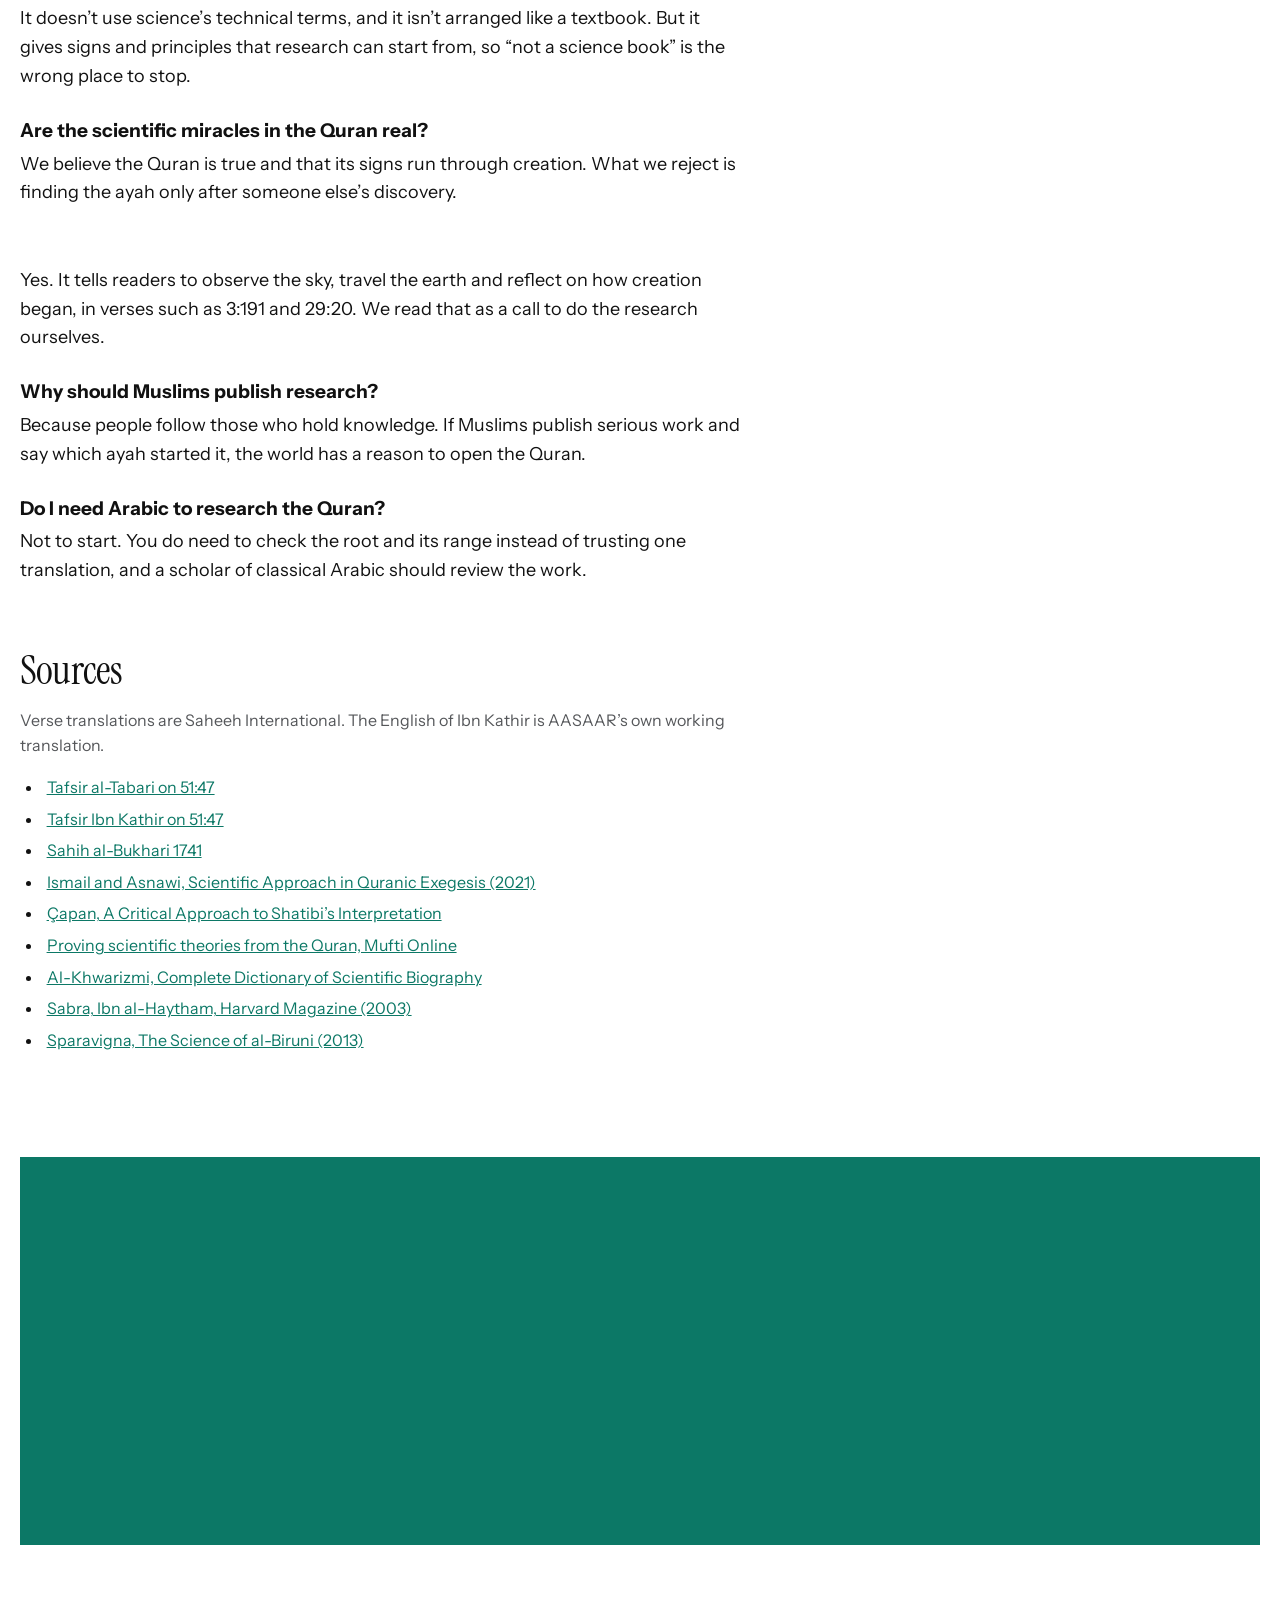
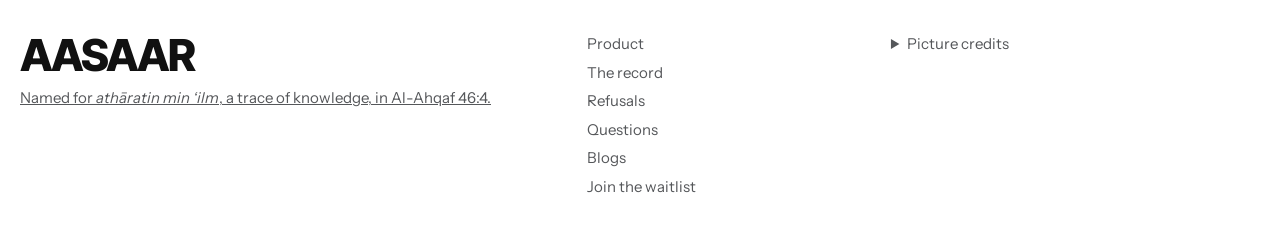
<file: blog/quran-and-science/index.html>
<!doctype html>
<html lang="en">
<head>
<meta charset="utf-8">
<meta name="viewport" content="width=device-width, initial-scale=1">
<title>Quran and Science: Is the Quran a Science Book?</title>
<meta name="description" content="The Quran isn’t a textbook, but “not a science book” is the wrong conclusion. Why research from it never closes, and why it should start with us.">
<link rel="canonical" href="https://aasaar.tech/blog/quran-and-science/">
<meta property="og:type" content="article">
<meta property="og:title" content="Quran and Science: Is the Quran a Science Book?">
<meta property="og:description" content="“Not a science book” is the wrong conclusion. Why research from the Quran can’t close, and why it should have come from us.">
<meta property="og:image" content="https://aasaar.tech/media/blog/science-quadrant.jpg">
<meta name="twitter:card" content="summary_large_image">
<link rel="icon" type="image/png" sizes="32x32" href="../../assets/favicon-32x32.png">
<link rel="icon" type="image/png" sizes="512x512" href="../../assets/favicon.png">
<link rel="apple-touch-icon" href="../../assets/apple-touch-icon.png">
<link rel="preconnect" href="https://fonts.googleapis.com">
<link rel="preconnect" href="https://fonts.gstatic.com" crossorigin>
<link href="https://fonts.googleapis.com/css2?family=Instrument+Sans:wght@400;500;700&family=Instrument+Serif&family=Amiri+Quran&display=swap" rel="stylesheet">
<link href="https://fonts.googleapis.com/css2?family=Inter+Tight:wght@800&text=AASAAR&display=swap" rel="stylesheet">
<link rel="stylesheet" href="../../style.css">
<script type="application/ld+json">
{"@context":"https://schema.org","@type":"Article","headline":"Quran and Science: Is the Quran a Science Book?","datePublished":"2026-11-01","image":"https://aasaar.tech/media/blog/science-quadrant.jpg","author":{"@type":"Organization","name":"AASAAR"},"publisher":{"@type":"Organization","name":"AASAAR"},"mainEntityOfPage":"https://aasaar.tech/blog/quran-and-science/"}
</script>
</head>
<body>
<svg width="0" height="0" style="position:absolute" aria-hidden="true"><symbol id="mark" viewBox="0 0 100 100">
  <polygon points="22,22 78,22 78,78 22,78" fill="none" stroke="currentColor" stroke-width="6" stroke-linejoin="round"/>
  <polygon points="50,8 92,50 50,92 8,50" fill="none" stroke="currentColor" stroke-width="6" stroke-linejoin="round"/>
  <polygon points="50,31 69,50 50,69 31,50" fill="currentColor"/>
</symbol></svg>

<header class="bar">
  <a class="brand" href="../../"><svg width="24" height="24" aria-hidden="true"><use href="#mark"/></svg>AASAAR</a>
  <nav aria-label="Page"><a href="../../#tag">Product</a><a href="../../#record">The record</a><a href="../../#refusals">Refusals</a><a href="../../#questions">Questions</a><a href="../">Blogs</a></nav>
  <a class="btn btn--ghost" href="../../#reel-section">Watch the teaser</a>
  <a class="btn" href="../../#join">Join the waitlist</a>
</header>

<main id="top"><article>
<header class="post-head wrap">
  <div>
    <h1><mark>Quran and Science:</mark> Is the Quran a Science Book?</h1>
    <p class="lead">“Not a science book” is the wrong conclusion. Why research from the Quran can’t close, and why it should have come from us.</p>
    <p class="post-meta">1 November 2026 · 9 min read · <a href="../">All blogs</a></p>
  </div>
  <img src="../../media/blog/science-quadrant.jpg" alt="A brass horary quadrant engraved with Arabic scales">
</header>

<div class="post-body wrap">
<div class="prose">
<h2 id="short-answer">The short answer</h2>
<p>The Quran doesn’t speak in the technical terms of a science textbook. It gives signs. But “the Quran is not a science book” is the wrong conclusion to draw from that.</p>
<p>The Quran wasn’t laid out as a book of fiqh or politics either, yet Muslims drew both from it. It gives the basic principles, and each generation is meant to go further.</p>
<p>This is the last book, so it has to speak to every age that follows. Research from it can’t close, because each generation brings new tools and should see more than the one before.</p>
<p>The habit that keeps us small is the opposite one. Someone else makes a discovery, and we post the matching ayah. If the Quran said it 1400 years ago, why didn’t we say it first? The research should have come from us.</p>

<h2 id="look">The Quran keeps telling you to look</h2>
<figure class="fig fig--side"><img src="../../media/blog/astrolabe-1291.jpg" alt="A brass astrolabe with engraved Arabic scales" loading="lazy"><figcaption>Astrolabe of ‘Umar ibn Yusuf, dated 690 AH/1291 CE. Brass, made for reading the sky.</figcaption></figure>
<p>The Quran doesn’t only ask its readers to pray and behave well. It keeps sending them to the sky, the earth and their own bodies, and it calls what they find there signs.</p>
<ul>
<li><b>Think about how it began.</b> The believers it praises “give thought to the creation of the heavens and the earth” (3:191). Creation happened long ago, so reaching it takes research.</li>
<li><b>Go and dig.</b> “Travel through the land and observe how He began creation” (29:20). The evidence is in the earth.</li>
<li><b>Look out and look in.</b> “We will show them Our signs in the horizons and within themselves” (41:53). Looking within isn’t only spirituality. It is also biology, medicine and the brain.</li>
<li><b>Don’t walk past.</b> “And how many a sign within the heavens and earth do they pass over while they, therefrom, are turning away” (12:105).</li>
</ul>
<p>Surah Al-Jathiyah (45:3-6) lists more: living creatures, night and day, provision from the sky and the turning of the winds. Where the Quran says “this is My sign,” you often find astronomy, biology or physics.</p>
<p>Earlier generations believed these verses with the tools they had. We have telescopes now, and people 500 years from now may laugh at how little we saw with them.</p>

<h2 id="challenge">The challenge in Quran 46:4</h2>
<p>One verse turns all of this into a challenge. It tells those who worship anything besides Allah: “Bring me a scripture [revealed] before this or a [remaining] trace of knowledge, if you should be truthful.”</p>
<figure class="fig fig--half"><img src="../../media/blog/science-quran-folio-1180.jpg" alt="Large kufic script on a decorated Qur’an page" loading="lazy"><figcaption>Folio from a Qur’an manuscript, ca. 1180.</figcaption></figure>
<p>AASAAR takes its name from that phrase, <i>athāratin min ʿilm</i>, a trace of knowledge. We read it as a challenge that still stands: if you’re chasing the truth, bring your evidence. That reaches every field of knowledge, today and in the centuries to come.</p>
<p>A book that sets a challenge like that can’t be read as if the research is finished.</p>

<h2 id="later-generations">Later generations may understand better</h2>
<figure class="fig fig--side"><img src="../../media/blog/kaba-tile.jpg" alt="A glazed tile showing the Ka‘ba and the sacred mosque in Mecca, with sites labelled in Arabic" loading="lazy"><figcaption>Ka‘ba tile by Osman Ibn Mehmed, ca. 1720–30.</figcaption></figure>
<p>The Prophet ﷺ said this himself. In his sermon on the Day of Nahr during the Farewell Hajj, he told those present to pass his words to those who were absent, and he gave the reason.</p>
<blockquote>
<p class="ayah" lang="ar" dir="rtl">فَرُبَّ مُبَلَّغٍ أَوْعَى مِنْ سَامِعٍ</p>
<p>“The informed one might comprehend it better than the present audience.” (<a href="https://sunnah.com/bukhari:1741">Sahih al-Bukhari 1741</a>)</p>
</blockquote>
<p>He said this to the companions themselves. If someone who hears his message later might understand it better than those who stood in front of him, understanding isn’t locked in any one century. That’s why we believe each generation should go back to the Quran and go further.</p>

<h2 id="wrong-conclusion">Why “not a science book” is the wrong conclusion</h2>
<p>The phrase sounds careful, but it closes a door the Quran left open. It teaches students to expect nothing from the book beyond morals.</p>
<p>Think of a physics book. It isn’t a maths book, yet maths runs through it from the assumptions to the conclusions. Saying “this is physics, so it has nothing to do with maths” would be foolish.</p>
<figure class="fig fig--side"><img src="../../media/blog/science-jali.jpg" alt="A carved stone window screen in an interlocking geometric pattern" loading="lazy"><figcaption>Pierced window screen (jali), India, second half of the 16th century: geometry worked into stone.</figcaption></figure>
<p>We see the Quran the same way. It isn’t arranged as fiqh, politics or science, but it gives the principles those fields can start from. It is the superset, and the sciences open up inside it.</p>
<p><b>The limit is inherited.</b> One generation doesn’t face a question, and the next treats that silence as a boundary. Psychology calls this priming. Over time, caution turns the boundary into a prison we built ourselves.</p>
<p><b>The split between din and dunya is the real problem.</b> The Quran describes Yusuf taking charge of Egypt’s stores and planning for seven years of famine (12:47-55). It describes the great works built for Sulayman (34:13) and his palace of glass (27:44). Building the world is part of the din.</p>
<p>Muslim scholars have long disagreed here. <a href="https://ir.uitm.edu.my/47134/1/47134.pdf">Al-Ghazali</a> said the Quran refers to sciences such as medicine and anatomy. <a href="https://dergipark.org.tr/en/download/article-file/31156">Al-Shatibi</a> limited these verses to what the first audience understood, and <a href="https://islamqa.org/hanafi/muftionline/104113/proving-scientific-theories-from-the-quran/">some scholars today</a> hold a similar line. AASAAR stands with the open door.</p>

<h2 id="1400-years">Why the “1400 years ago” habit hurts us</h2>
<p>Posting an ayah after every discovery feels like confidence. It actually shows that we’re following. The problem with scientific miracle posts isn’t belief in the Quran. The problem is arriving after the work is done.</p>
<ol>
<li><b>We arrive late.</b> Others spend the years and the billions, then we show up with a comment.</li>
<li><b>It raises an obvious question.</b> If the book already said it, why did we keep quiet until someone else found it?</li>
<li><b>It makes others the judge.</b> A verse starts to seem respectable only once a journal has confirmed it.</li>
<li><b>It costs us our standing.</b> People believe those who hold knowledge. A gardener can be right and ignored, while the landlord can be wrong and obeyed.</li>
<li><b>It makes the Quran look like a footnote.</b> We offer it shyly, like a nice piece of advice, while Newton’s findings are called laws.</li>
</ol>
<figure class="fig"><img src="../../media/blog/webb-mirror.jpg" alt="Technicians in clean-room suits checking a gold telescope mirror" loading="lazy"><figcaption>Technicians check one of the James Webb Space Telescope’s first two flight mirrors at NASA Goddard.</figcaption></figure>
<p>The answer is to reverse the order. Do the research from the Quran first, then publish it in the form researchers respect. When a student can say “my Lord called this a sign, so I studied it,” people will open the book to see what gave them that idea.</p>

<h2 id="worked-example">A worked example: Quran 51:47 and the expanding universe</h2>
<p>This verse shows why research can’t close. A student today can see a relevance in it that earlier centuries had no way to observe.</p>
<blockquote>
<p class="ayah" lang="ar" dir="rtl">وَالسَّمَاءَ بَنَيْنَاهَا بِأَيْدٍ وَإِنَّا لَمُوسِعُونَ</p>
<p>“And the heaven We constructed with strength, and indeed, We are [its] expander.” (Saheeh International)</p>
</blockquote>
<p>The key word is <i>mūsiʻūn</i>, from the root <span lang="ar">و س ع</span>, which carries the sense of width and capacity.</p>
<table>
<thead><tr><th scope="col">Reader</th><th scope="col">Reading of <i>mūsiʻūn</i></th></tr></thead>
<tbody>
<tr><td><a href="https://quran-tafsir.net/tabary/sura51-aya47.html">Al-Tabari</a></td><td>Allah has the capacity and power to create what He wills.</td></tr>
<tr><td><a href="https://quran-tafsir.net/tabary/sura51-aya47.html">Ibn Zayd, reported by al-Tabari</a></td><td>Allah made the heaven wide.</td></tr>
<tr><td><a href="https://quran-tafsir.net/katheer/sura51-aya47.html">Ibn Kathir</a></td><td>“We have widened its reaches” and raised it without pillars.</td></tr>
<tr><td>A reader today</td><td>Allah keeps widening the heaven, the same fact astronomers now observe.</td></tr>
</tbody>
</table>
<figure class="fig"><img src="../../media/blog/hubble-extreme-deep-field.jpg" alt="Thousands of distant galaxies on a black sky" loading="lazy"><figcaption>Hubble’s eXtreme Deep Field, built from 10 years of photographs. The full image holds about 5,500 galaxies in a patch of sky far smaller than the full moon.</figcaption></figure>
<p>Earlier readers believed this verse with what they could see. They had no way to observe the universe expanding. Once that observation came, modern cosmology was built on it.</p>
<p>The last reading isn’t in those classical commentaries, so it has to be argued from the Arabic. That’s what research is for. It’s also why the work should have been ours: the verse was in our hands long before the telescope.</p>
<p>A student could start here: across every use of this root in the Quran, what does the form <i>mūsiʻ</i> describe? Then take that question to a physicist.</p>

<h2 id="scholars">The Muslim scholars who did the work</h2>
<p>These sciences were once in Muslim hands. These scholars measured, calculated and argued for themselves, and nobody had to confirm their work first.</p>
<figure class="fig"><div class="fig-pair"><img src="../../media/blog/science-astrolabe-1654.jpg" alt="A brass planispheric astrolabe" loading="lazy"><img src="../../media/blog/science-zodiac-inkwell.jpg" alt="A brass inkwell inlaid with zodiac signs" loading="lazy"></div><figcaption>A planispheric astrolabe by Muhammad Zaman al-Munajjim al-Asturlabi, dated 1065 AH/1654–55 CE, and an inkwell with zodiac signs, early 13th century.</figcaption></figure>
<table>
<thead><tr><th scope="col">Scholar</th><th scope="col">What they did</th></tr></thead>
<tbody>
<tr><td><a href="https://mathshistory.st-andrews.ac.uk/DSB/Al-Khwarizmi.pdf">Al-Khwarizmi</a></td><td>Wrote his algebra for practical needs such as inheritance, trade and measuring land. The third and longest part covers problems of legacies.</td></tr>
<tr><td><a href="https://www.harvardmagazine.com/2003/09/ibn-al-haytham-html">Ibn al-Haytham</a></td><td>Challenged Ptolemy, and told readers of scientific work to “make himself an enemy of all that he reads.” He said to suspect yourself too.</td></tr>
<tr><td><a href="https://arxiv.org/abs/1312.7288">Al-Biruni</a></td><td>Measured a hill’s height, then the dip of the horizon from its top, to calculate the Earth’s radius. The result was about 2% from the modern reference value.</td></tr>
</tbody>
</table>
<p>The research once came from our side. The aim is to bring it back.</p>

<h2 id="research-first">Research first, then show the world</h2>
<p>The fix starts with a change of mind: the Quran comes first, and the research follows from it. Then the work has to reach people.</p>
<ol>
<li><b>Start with an ayah.</b> Read it in its context, not as a clipped quote.</li>
<li><b>Check the words.</b> Read the root and its full range in the classical lexicons, not one translator’s choice.</li>
<li><b>Ask a question.</b> Write down what the verse makes you want to find out.</li>
<li><b>Go to the field.</b> Take the question to the discipline that can investigate it.</li>
<li><b>Theorize clearly.</b> State your idea so that someone could prove it wrong.</li>
<li><b>Get two reviews.</b> A scholar of classical Arabic checks the root and context. A researcher checks the method, data and maths.</li>
<li><b>Publish it.</b> Put your name on the work and say which ayah started it.</li>
</ol>
<p>Take 29:20, “Travel through the land and observe how He began creation.” The late post says the Quran already knew. The research asks: what evidence in the earth would show how life began?</p>
<p>Picture a teenager’s bedside Quran covered in yellow sticky notes: what they’ve understood, what they haven’t, and a new idea from today’s reading. That’s where this begins.</p>
<figure class="fig notes" role="img" aria-label="An ayah with yellow sticky notes around it">
<p class="ayah" lang="ar" dir="rtl">قُلْ سِيرُوا فِي الْأَرْضِ فَانظُرُوا كَيْفَ بَدَأَ الْخَلْقَ</p>
<div class="notes__row"><p><b lang="ar">ب د أ</b>to begin, to start, to originate</p><p>What evidence in the earth would show how life began?</p><p>Ask a geologist: what do the oldest rocks record?</p></div>
</figure>
<p>Then make the work visible. One student publishes a reading, and someone else builds a different idea from it. Do that with thousands of students and you have a research machine, one that could reach ideas earlier generations never did.</p>
<p>If a test fails, your reading failed. The Quran didn’t.</p>

<h2 id="questions">Common questions</h2>
<h3>Is the Quran a science book?</h3>
<p>It doesn’t use science’s technical terms, and it isn’t arranged like a textbook. But it gives signs and principles that research can start from, so “not a science book” is the wrong place to stop.</p>
<h3>Are the scientific miracles in the Quran real?</h3>
<p>We believe the Quran is true and that its signs run through creation. What we reject is finding the ayah only after someone else’s discovery.</p>
<h3>Does the Quran encourage science?</h3>
<p>Yes. It tells readers to observe the sky, travel the earth and reflect on how creation began, in verses such as 3:191 and 29:20. We read that as a call to do the research ourselves.</p>
<h3>Why should Muslims publish research?</h3>
<p>Because people follow those who hold knowledge. If Muslims publish serious work and say which ayah started it, the world has a reason to open the Quran.</p>
<h3>Do I need Arabic to research the Quran?</h3>
<p>Not to start. You do need to check the root and its range instead of trusting one translation, and a scholar of classical Arabic should review the work.</p>

<h2 id="sources">Sources</h2>
<p class="small">Verse translations are Saheeh International. The English of Ibn Kathir is AASAAR’s own working translation.</p>
<ul class="sources">
<li><a href="https://quran-tafsir.net/tabary/sura51-aya47.html">Tafsir al-Tabari on 51:47</a></li>
<li><a href="https://quran-tafsir.net/katheer/sura51-aya47.html">Tafsir Ibn Kathir on 51:47</a></li>
<li><a href="https://sunnah.com/bukhari:1741">Sahih al-Bukhari 1741</a></li>
<li><a href="https://ir.uitm.edu.my/47134/1/47134.pdf">Ismail and Asnawi, Scientific Approach in Quranic Exegesis (2021)</a></li>
<li><a href="https://dergipark.org.tr/en/download/article-file/31156">Çapan, A Critical Approach to Shatibi’s Interpretation</a></li>
<li><a href="https://islamqa.org/hanafi/muftionline/104113/proving-scientific-theories-from-the-quran/">Proving scientific theories from the Quran, Mufti Online</a></li>
<li><a href="https://mathshistory.st-andrews.ac.uk/DSB/Al-Khwarizmi.pdf">Al-Khwarizmi, Complete Dictionary of Scientific Biography</a></li>
<li><a href="https://www.harvardmagazine.com/2003/09/ibn-al-haytham-html">Sabra, Ibn al-Haytham, Harvard Magazine (2003)</a></li>
<li><a href="https://arxiv.org/abs/1312.7288">Sparavigna, The Science of al-Biruni (2013)</a></li>
</ul>
</div>

<aside class="toc" aria-label="In this post">
  <b>In this post</b>
  <ul>
    <li><a href="#short-answer">The short answer</a></li>
    <li><a href="#look">Told to look</a></li>
    <li><a href="#challenge">The challenge in 46:4</a></li>
    <li><a href="#later-generations">Later generations</a></li>
    <li><a href="#wrong-conclusion">The wrong conclusion</a></li>
    <li><a href="#1400-years">The 1400-years habit</a></li>
    <li><a href="#worked-example">Quran 51:47</a></li>
    <li><a href="#scholars">The scholars</a></li>
    <li><a href="#research-first">Research first</a></li>
    <li><a href="#questions">Common questions</a></li>
  </ul>
  <a class="btn" href="../../#join">Join the waitlist</a>
</aside>
</div>

<section class="wrap"><div class="cta">
  <div><h2>Start with one ayah</h2><p>AASAAR is research infrastructure for the Quran. You start from an ayah, branch it with other students and take it through a scholar and a scientist to a published research paper.</p></div>
  <div class="panel cta__card"><div class="row"><b>Al-Ankabut 29:20</b><span class="tag tag--g">Your first note</span></div><p class="ayah" lang="ar" dir="rtl">قُلْ سِيرُوا فِي الْأَرْضِ فَانظُرُوا كَيْفَ بَدَأَ الْخَلْقَ</p><p class="tr">“Say: travel through the earth and see how He began creation.”</p><p class="q">Which ayah would you start with?</p><a class="btn" href="../../#join">Join the waitlist</a></div>
</div></section>
</article></main>

<footer class="foot wrap">
  <div><p class="foot__name">AASAAR</p><p><a href="../../why-aasaar/">Named for <i>athāratin min ‘ilm</i>, a trace of knowledge, in Al-Ahqaf 46:4.</a></p></div>
  <nav aria-label="Footer"><a href="../../#tag">Product</a><a href="../../#record">The record</a><a href="../../#refusals">Refusals</a><a href="../../#questions">Questions</a><a href="../">Blogs</a><a href="../../#join">Join the waitlist</a></nav>
  <details class="credits"><summary>Picture credits</summary><p>Horary quadrant (36.20.54), astrolabe of ‘Umar ibn Yusuf (dated 690 AH/1291 CE), Qur’an folio (29.160.24), Ka‘ba tile by Osman Ibn Mehmed (2012.337), pierced window screen (1993.67.2), planispheric astrolabe (63.166) and inkwell with zodiac signs (59.69.2): public domain, The Metropolitan Museum of Art. Webb mirror: NASA/Chris Gunn. eXtreme Deep Field: NASA; ESA.</p></details>
</footer>
<script src="../../blog.js"></script>
</body>
</html>
</file>
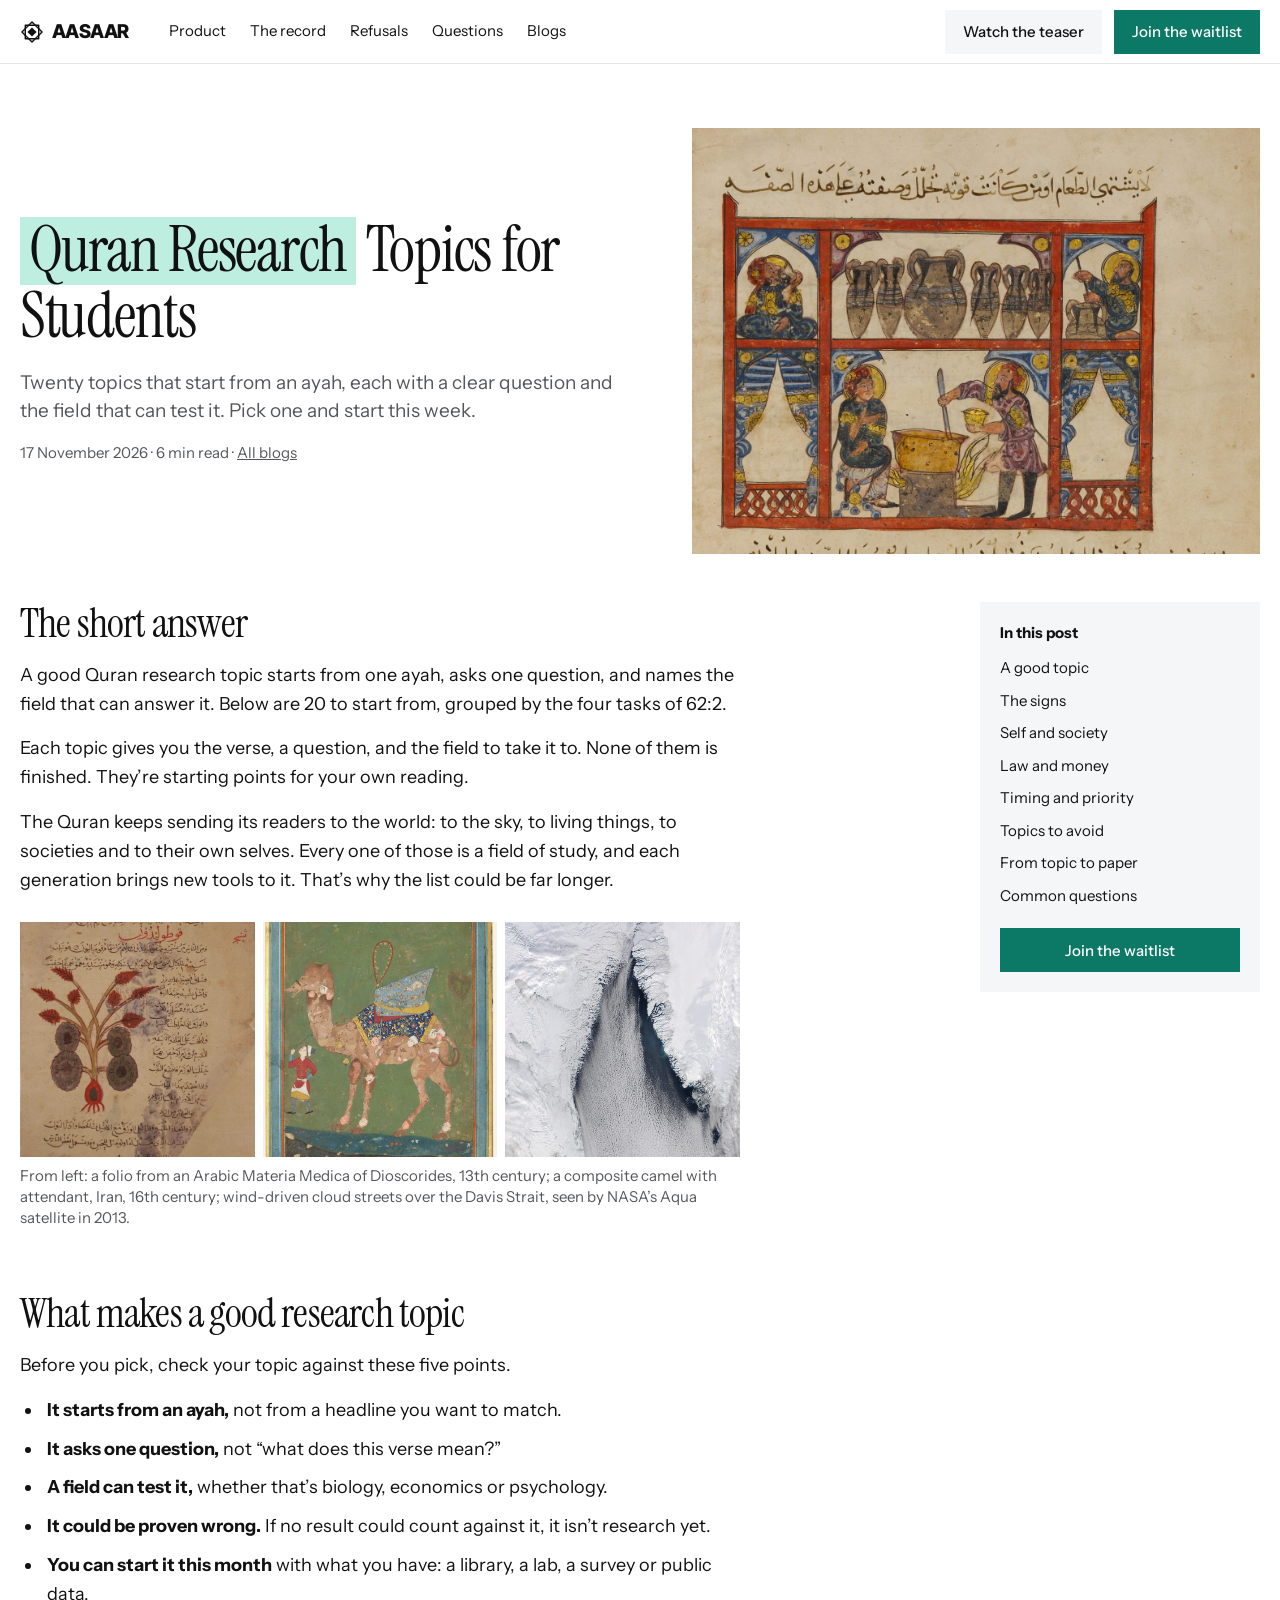
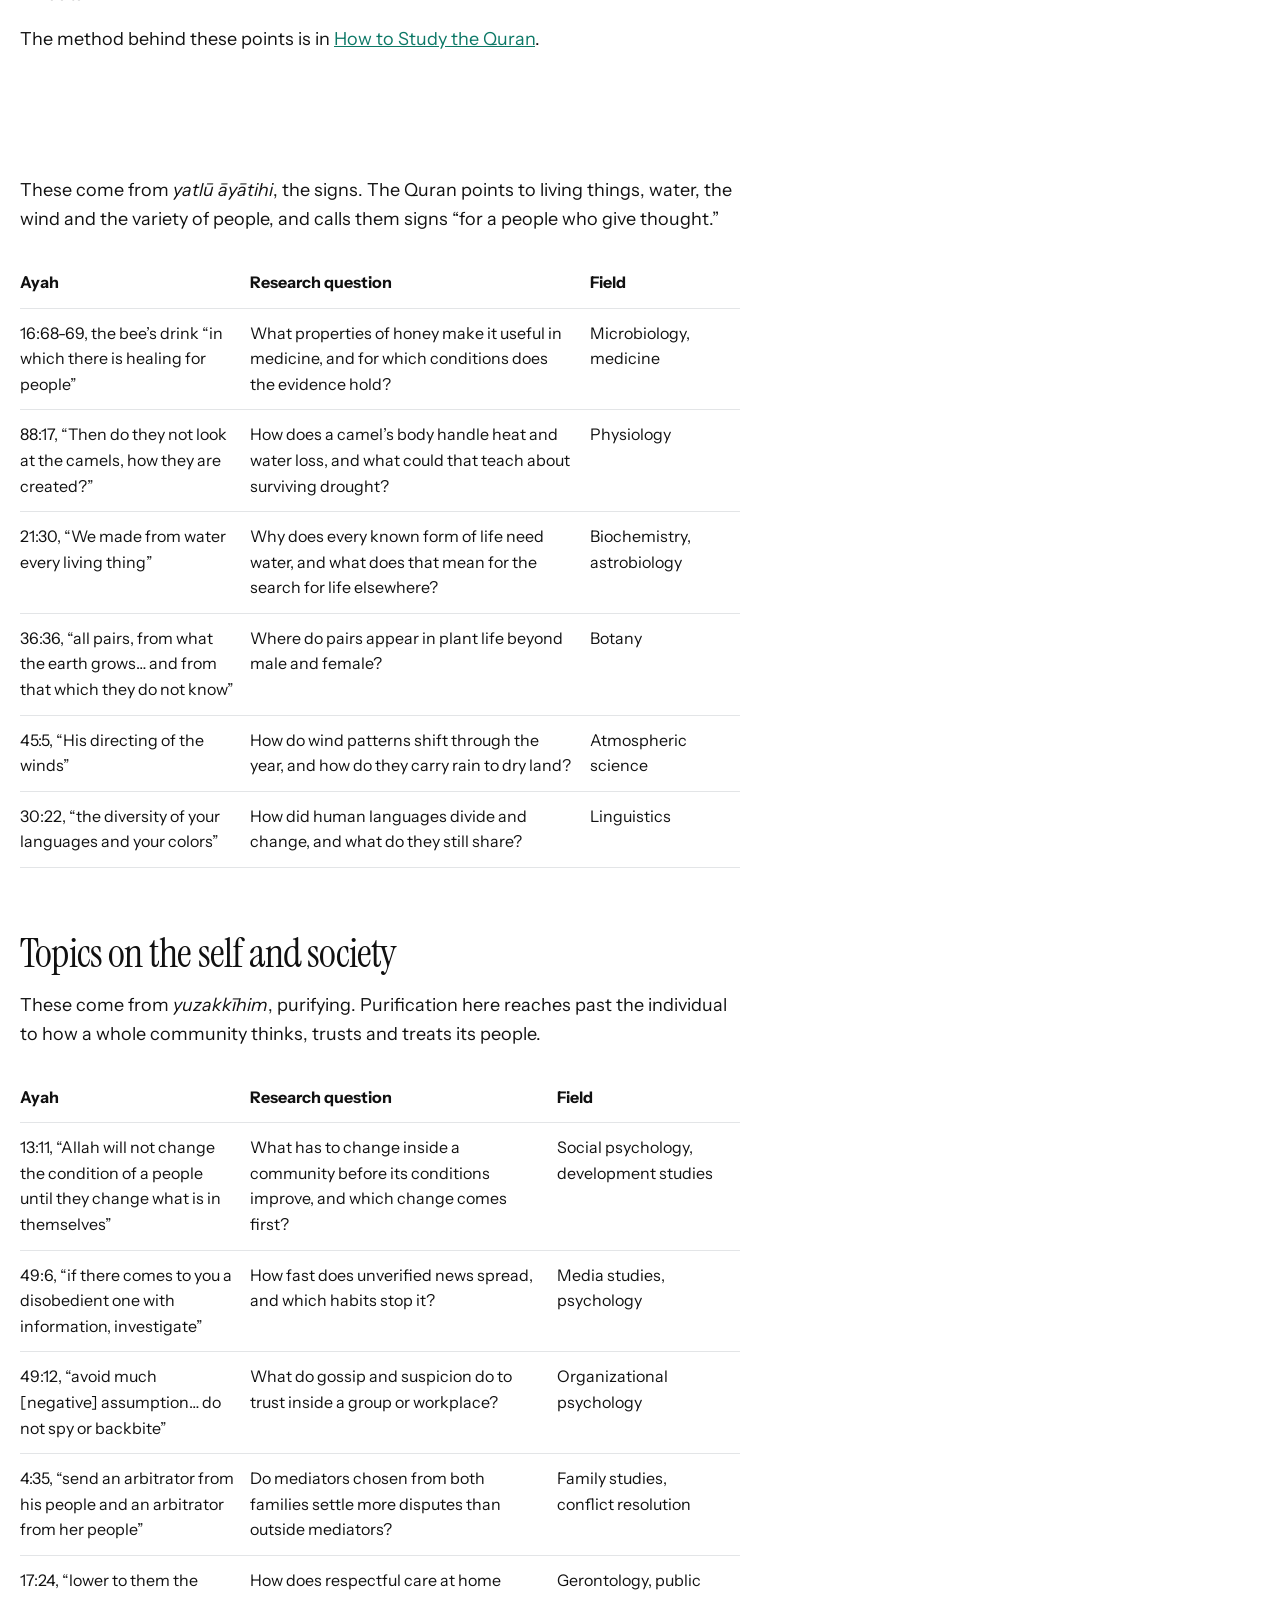
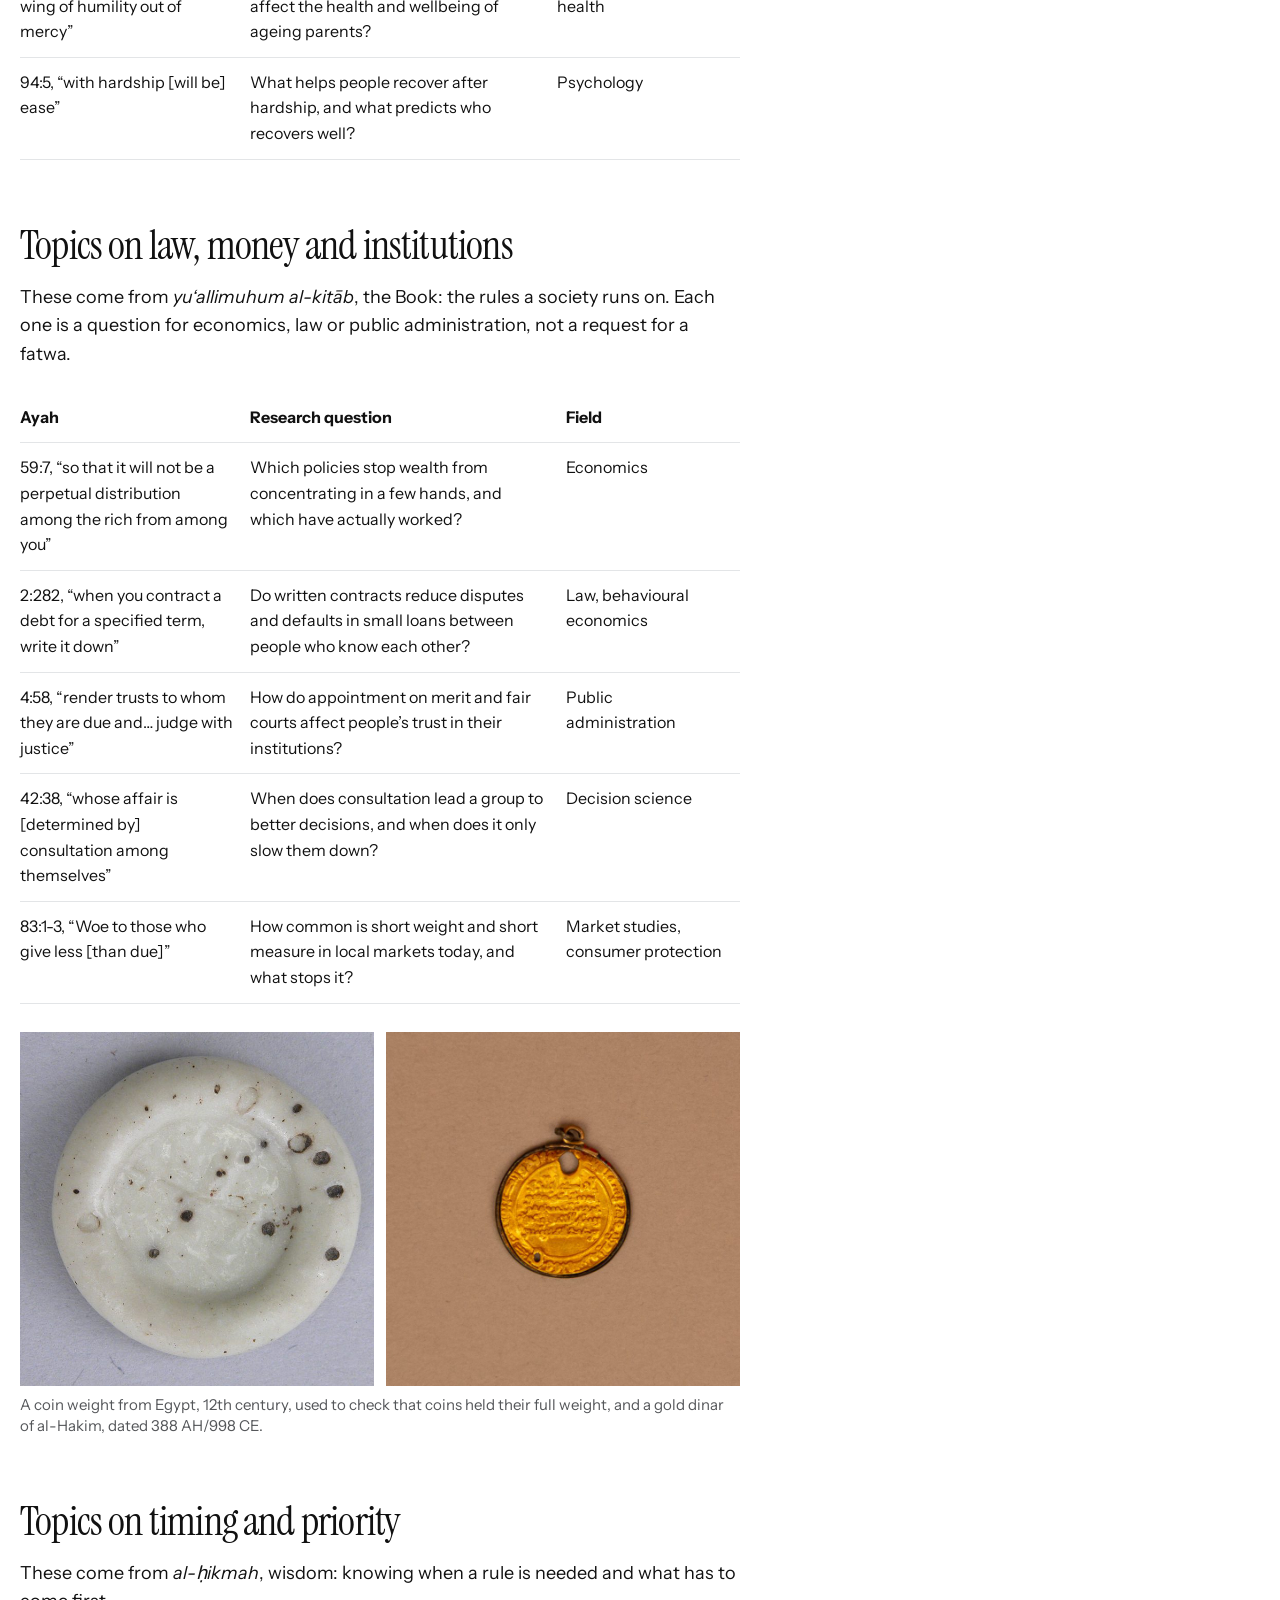
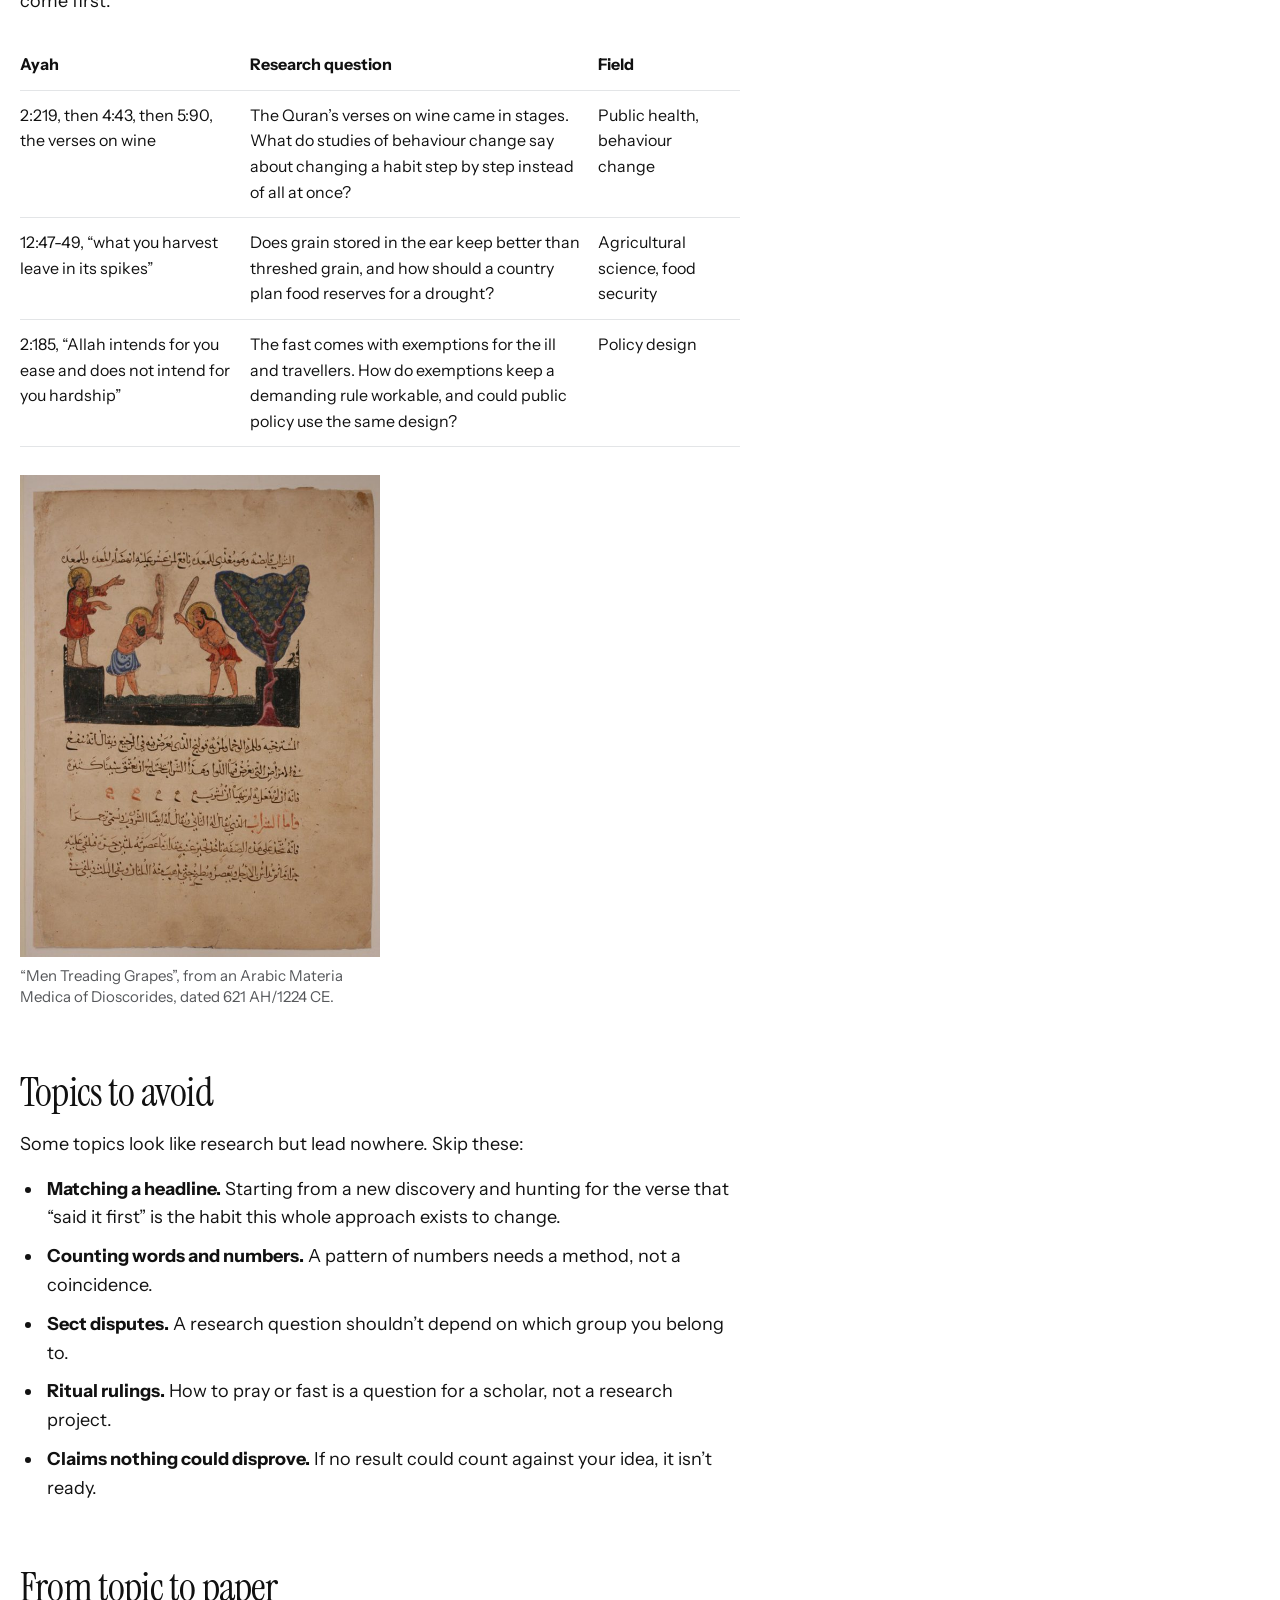
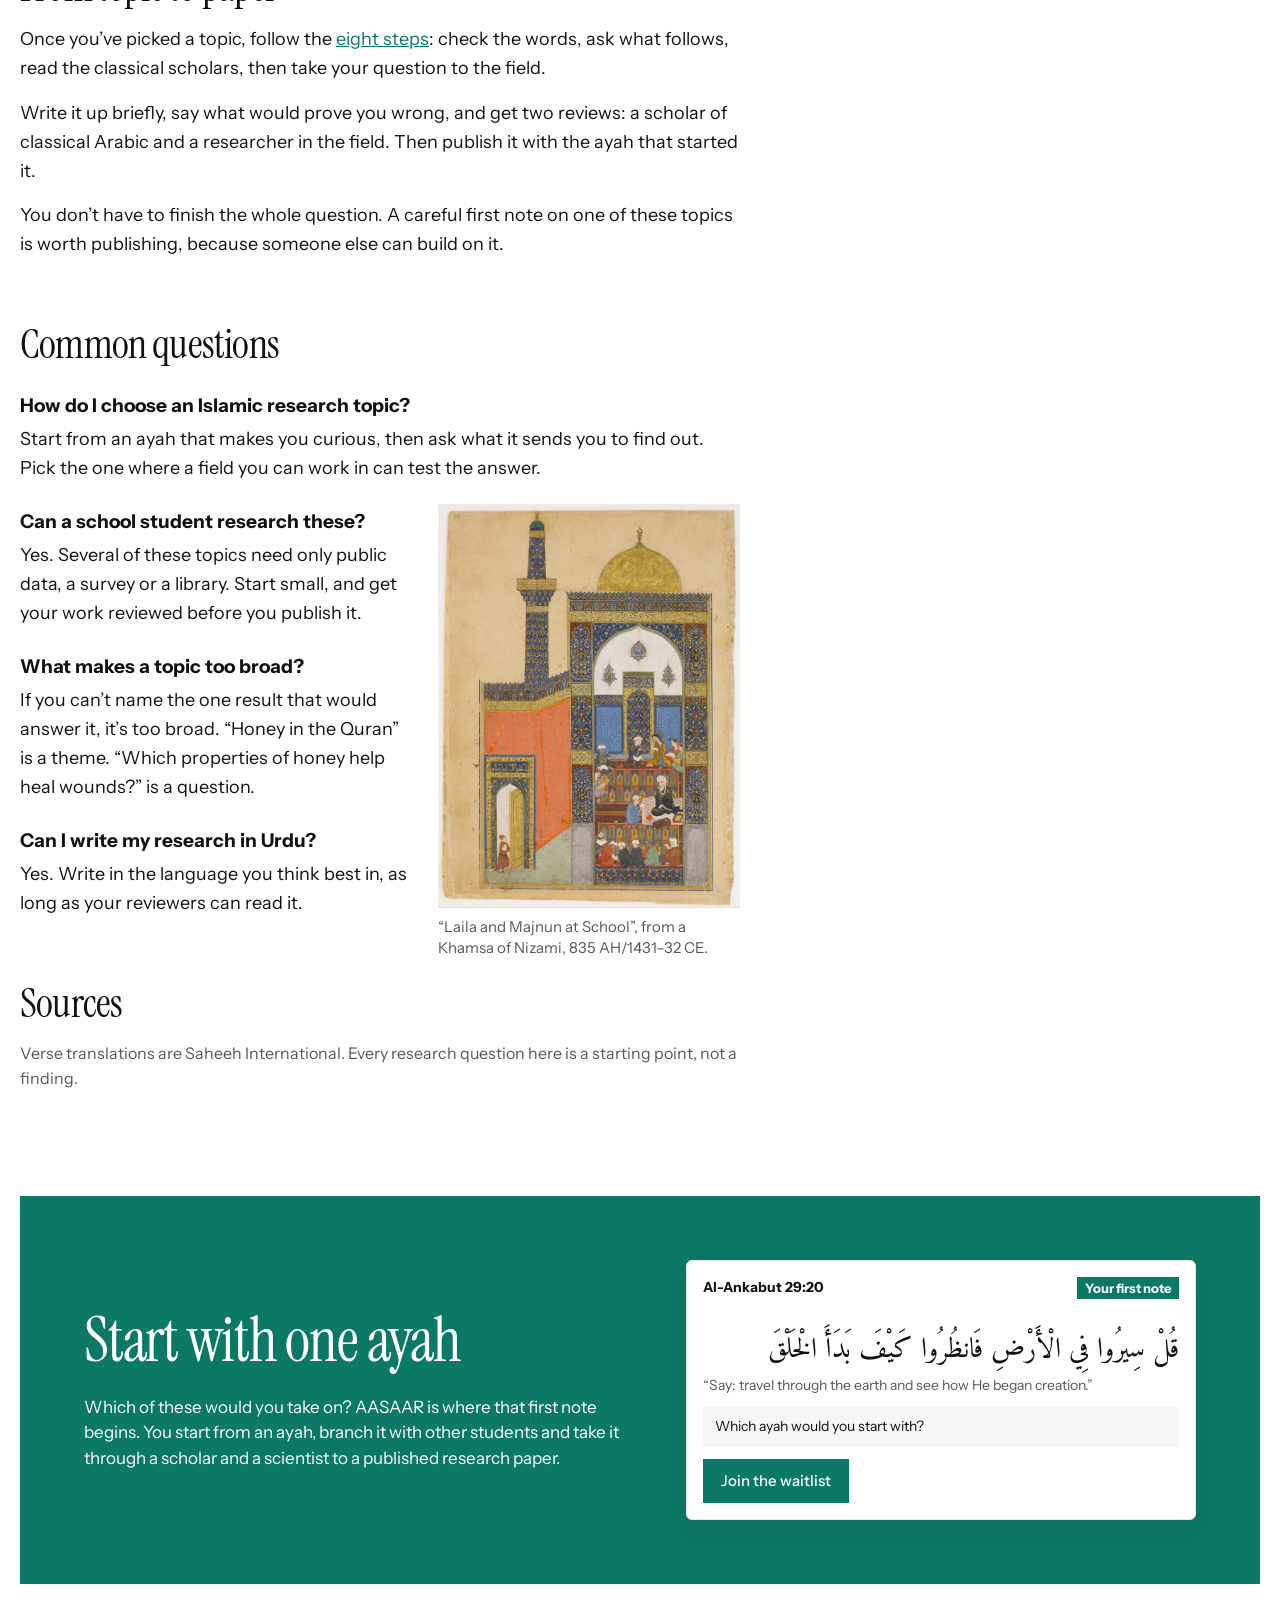
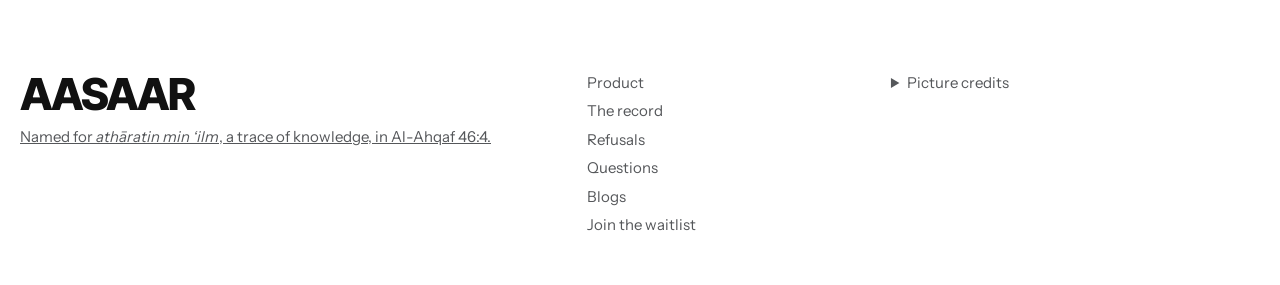
<file: blog/quran-research-topics/index.html>
<!doctype html>
<html lang="en">
<head>
<meta charset="utf-8">
<meta name="viewport" content="width=device-width, initial-scale=1">
<title>Quran Research Topics for Students: 20 Ideas to Start From</title>
<meta name="description" content="Twenty research topics that start from an ayah, each with a clear question and the field that can test it. Pick one and start this week.">
<link rel="canonical" href="https://aasaar.tech/blog/quran-research-topics/">
<meta property="og:type" content="article">
<meta property="og:title" content="Quran Research Topics for Students: 20 Ideas to Start From">
<meta property="og:description" content="Twenty research topics that start from an ayah, each with a clear question and the field that can test it.">
<meta property="og:image" content="https://aasaar.tech/media/blog/topic-honey.jpg">
<meta name="twitter:card" content="summary_large_image">
<link rel="icon" type="image/png" sizes="32x32" href="../../assets/favicon-32x32.png">
<link rel="icon" type="image/png" sizes="512x512" href="../../assets/favicon.png">
<link rel="apple-touch-icon" href="../../assets/apple-touch-icon.png">
<link rel="preconnect" href="https://fonts.googleapis.com">
<link rel="preconnect" href="https://fonts.gstatic.com" crossorigin>
<link href="https://fonts.googleapis.com/css2?family=Instrument+Sans:wght@400;500;700&family=Instrument+Serif&family=Amiri+Quran&display=swap" rel="stylesheet">
<link href="https://fonts.googleapis.com/css2?family=Inter+Tight:wght@800&text=AASAAR&display=swap" rel="stylesheet">
<link rel="stylesheet" href="../../style.css">
<script type="application/ld+json">
{"@context":"https://schema.org","@type":"Article","headline":"Quran Research Topics for Students: 20 Ideas to Start From","datePublished":"2026-11-17","image":"https://aasaar.tech/media/blog/topic-honey.jpg","author":{"@type":"Organization","name":"AASAAR"},"publisher":{"@type":"Organization","name":"AASAAR"},"mainEntityOfPage":"https://aasaar.tech/blog/quran-research-topics/"}
</script>
</head>
<body>
<svg width="0" height="0" style="position:absolute" aria-hidden="true"><symbol id="mark" viewBox="0 0 100 100">
  <polygon points="22,22 78,22 78,78 22,78" fill="none" stroke="currentColor" stroke-width="6" stroke-linejoin="round"/>
  <polygon points="50,8 92,50 50,92 8,50" fill="none" stroke="currentColor" stroke-width="6" stroke-linejoin="round"/>
  <polygon points="50,31 69,50 50,69 31,50" fill="currentColor"/>
</symbol></svg>

<header class="bar">
  <a class="brand" href="../../"><svg width="24" height="24" aria-hidden="true"><use href="#mark"/></svg>AASAAR</a>
  <nav aria-label="Page"><a href="../../#tag">Product</a><a href="../../#record">The record</a><a href="../../#refusals">Refusals</a><a href="../../#questions">Questions</a><a href="../">Blogs</a></nav>
  <a class="btn btn--ghost" href="../../#reel-section">Watch the teaser</a>
  <a class="btn" href="../../#join">Join the waitlist</a>
</header>

<main id="top"><article>
<header class="post-head wrap">
  <div>
    <h1><mark>Quran Research</mark> Topics for Students</h1>
    <p class="lead">Twenty topics that start from an ayah, each with a clear question and the field that can test it. Pick one and start this week.</p>
    <p class="post-meta">17 November 2026 · 6 min read · <a href="../">All blogs</a></p>
  </div>
  <img src="../../media/blog/topic-honey.jpg" alt="Two men preparing medicine from honey in a pot, with storage jars on a shelf above">
</header>

<div class="post-body wrap">
<div class="prose">
<h2 id="short-answer">The short answer</h2>
<p>A good Quran research topic starts from one ayah, asks one question, and names the field that can answer it. Below are 20 to start from, grouped by the four tasks of 62:2.</p>
<p>Each topic gives you the verse, a question, and the field to take it to. None of them is finished. They’re starting points for your own reading.</p>
<p>The Quran keeps sending its readers to the world: to the sky, to living things, to societies and to their own selves. Every one of those is a field of study, and each generation brings new tools to it. That’s why the list could be far longer.</p>
<figure class="fig"><div class="tiles"><img src="../../media/blog/topic-plant.jpg" alt="A painted plant with red flowers beside Arabic text" loading="lazy"><img src="../../media/blog/topic-camel.jpg" alt="A painted camel made of small figures, led by an attendant" loading="lazy"><img src="../../media/blog/topic-clouds.jpg" alt="Long parallel lines of cloud over dark sea between ice" loading="lazy"></div><figcaption>From left: a folio from an Arabic Materia Medica of Dioscorides, 13th century; a composite camel with attendant, Iran, 16th century; wind-driven cloud streets over the Davis Strait, seen by NASA’s Aqua satellite in 2013.</figcaption></figure>

<h2 id="good-topic">What makes a good research topic</h2>
<p>Before you pick, check your topic against these five points.</p>
<ul>
<li><b>It starts from an ayah,</b> not from a headline you want to match.</li>
<li><b>It asks one question,</b> not “what does this verse mean?”</li>
<li><b>A field can test it,</b> whether that’s biology, economics or psychology.</li>
<li><b>It could be proven wrong.</b> If no result could count against it, it isn’t research yet.</li>
<li><b>You can start it this month</b> with what you have: a library, a lab, a survey or public data.</li>
</ul>
<p>The method behind these points is in <a href="../how-to-study-the-quran/">How to Study the Quran</a>.</p>

<h2 id="signs">Topics on the signs: the cosmos and the self</h2>
<p>These come from <i>yatlū āyātihi</i>, the signs. The Quran points to living things, water, the wind and the variety of people, and calls them signs “for a people who give thought.”</p>
<table class="topics">
<thead><tr><th scope="col">Ayah</th><th scope="col">Research question</th><th scope="col">Field</th></tr></thead>
<tbody>
<tr><td>16:68-69, the bee’s drink “in which there is healing for people”</td><td>What properties of honey make it useful in medicine, and for which conditions does the evidence hold?</td><td data-label="Field: ">Microbiology, medicine</td></tr>
<tr><td>88:17, “Then do they not look at the camels, how they are created?”</td><td>How does a camel’s body handle heat and water loss, and what could that teach about surviving drought?</td><td data-label="Field: ">Physiology</td></tr>
<tr><td>21:30, “We made from water every living thing”</td><td>Why does every known form of life need water, and what does that mean for the search for life elsewhere?</td><td data-label="Field: ">Biochemistry, astrobiology</td></tr>
<tr><td>36:36, “all pairs, from what the earth grows… and from that which they do not know”</td><td>Where do pairs appear in plant life beyond male and female?</td><td data-label="Field: ">Botany</td></tr>
<tr><td>45:5, “His directing of the winds”</td><td>How do wind patterns shift through the year, and how do they carry rain to dry land?</td><td data-label="Field: ">Atmospheric science</td></tr>
<tr><td>30:22, “the diversity of your languages and your colors”</td><td>How did human languages divide and change, and what do they still share?</td><td data-label="Field: ">Linguistics</td></tr>
</tbody>
</table>

<h2 id="society">Topics on the self and society</h2>
<p>These come from <i>yuzakkīhim</i>, purifying. Purification here reaches past the individual to how a whole community thinks, trusts and treats its people.</p>
<table class="topics">
<thead><tr><th scope="col">Ayah</th><th scope="col">Research question</th><th scope="col">Field</th></tr></thead>
<tbody>
<tr><td>13:11, “Allah will not change the condition of a people until they change what is in themselves”</td><td>What has to change inside a community before its conditions improve, and which change comes first?</td><td data-label="Field: ">Social psychology, development studies</td></tr>
<tr><td>49:6, “if there comes to you a disobedient one with information, investigate”</td><td>How fast does unverified news spread, and which habits stop it?</td><td data-label="Field: ">Media studies, psychology</td></tr>
<tr><td>49:12, “avoid much [negative] assumption… do not spy or backbite”</td><td>What do gossip and suspicion do to trust inside a group or workplace?</td><td data-label="Field: ">Organizational psychology</td></tr>
<tr><td>4:35, “send an arbitrator from his people and an arbitrator from her people”</td><td>Do mediators chosen from both families settle more disputes than outside mediators?</td><td data-label="Field: ">Family studies, conflict resolution</td></tr>
<tr><td>17:24, “lower to them the wing of humility out of mercy”</td><td>How does respectful care at home affect the health and wellbeing of ageing parents?</td><td data-label="Field: ">Gerontology, public health</td></tr>
<tr><td>94:5, “with hardship [will be] ease”</td><td>What helps people recover after hardship, and what predicts who recovers well?</td><td data-label="Field: ">Psychology</td></tr>
</tbody>
</table>

<h2 id="law">Topics on law, money and institutions</h2>
<p>These come from <i>yu‘allimuhum al-kitāb</i>, the Book: the rules a society runs on. Each one is a question for economics, law or public administration, not a request for a fatwa.</p>
<table class="topics">
<thead><tr><th scope="col">Ayah</th><th scope="col">Research question</th><th scope="col">Field</th></tr></thead>
<tbody>
<tr><td>59:7, “so that it will not be a perpetual distribution among the rich from among you”</td><td>Which policies stop wealth from concentrating in a few hands, and which have actually worked?</td><td data-label="Field: ">Economics</td></tr>
<tr><td>2:282, “when you contract a debt for a specified term, write it down”</td><td>Do written contracts reduce disputes and defaults in small loans between people who know each other?</td><td data-label="Field: ">Law, behavioural economics</td></tr>
<tr><td>4:58, “render trusts to whom they are due and… judge with justice”</td><td>How do appointment on merit and fair courts affect people’s trust in their institutions?</td><td data-label="Field: ">Public administration</td></tr>
<tr><td>42:38, “whose affair is [determined by] consultation among themselves”</td><td>When does consultation lead a group to better decisions, and when does it only slow them down?</td><td data-label="Field: ">Decision science</td></tr>
<tr><td>83:1-3, “Woe to those who give less [than due]”</td><td>How common is short weight and short measure in local markets today, and what stops it?</td><td data-label="Field: ">Market studies, consumer protection</td></tr>
</tbody>
</table>
<figure class="fig"><div class="fig-pair"><img src="../../media/blog/topic-coin-weight.jpg" alt="A pale glass coin weight" loading="lazy"><img src="../../media/blog/topic-dinar.jpg" alt="A gold dinar with Arabic inscriptions" loading="lazy"></div><figcaption>A coin weight from Egypt, 12th century, used to check that coins held their full weight, and a gold dinar of al-Hakim, dated 388 AH/998 CE.</figcaption></figure>

<h2 id="timing">Topics on timing and priority</h2>
<p>These come from <i>al-ḥikmah</i>, wisdom: knowing when a rule is needed and what has to come first.</p>
<table class="topics">
<thead><tr><th scope="col">Ayah</th><th scope="col">Research question</th><th scope="col">Field</th></tr></thead>
<tbody>
<tr><td>2:219, then 4:43, then 5:90, the verses on wine</td><td>The Quran’s verses on wine came in stages. What do studies of behaviour change say about changing a habit step by step instead of all at once?</td><td data-label="Field: ">Public health, behaviour change</td></tr>
<tr><td>12:47-49, “what you harvest leave in its spikes”</td><td>Does grain stored in the ear keep better than threshed grain, and how should a country plan food reserves for a drought?</td><td data-label="Field: ">Agricultural science, food security</td></tr>
<tr><td>2:185, “Allah intends for you ease and does not intend for you hardship”</td><td>The fast comes with exemptions for the ill and travellers. How do exemptions keep a demanding rule workable, and could public policy use the same design?</td><td data-label="Field: ">Policy design</td></tr>
</tbody>
</table>
<figure class="fig fig--half"><img src="../../media/blog/topic-grapes.jpg" alt="Two men treading grapes beside a vine" loading="lazy"><figcaption>“Men Treading Grapes”, from an Arabic Materia Medica of Dioscorides, dated 621 AH/1224 CE.</figcaption></figure>

<h2 id="avoid">Topics to avoid</h2>
<p>Some topics look like research but lead nowhere. Skip these:</p>
<ul>
<li><b>Matching a headline.</b> Starting from a new discovery and hunting for the verse that “said it first” is the habit this whole approach exists to change.</li>
<li><b>Counting words and numbers.</b> A pattern of numbers needs a method, not a coincidence.</li>
<li><b>Sect disputes.</b> A research question shouldn’t depend on which group you belong to.</li>
<li><b>Ritual rulings.</b> How to pray or fast is a question for a scholar, not a research project.</li>
<li><b>Claims nothing could disprove.</b> If no result could count against your idea, it isn’t ready.</li>
</ul>

<h2 id="topic-to-paper">From topic to paper</h2>
<p>Once you’ve picked a topic, follow the <a href="../how-to-study-the-quran/#method">eight steps</a>: check the words, ask what follows, read the classical scholars, then take your question to the field.</p>
<p>Write it up briefly, say what would prove you wrong, and get two reviews: a scholar of classical Arabic and a researcher in the field. Then publish it with the ayah that started it.</p>
<p>You don’t have to finish the whole question. A careful first note on one of these topics is worth publishing, because someone else can build on it.</p>

<h2 id="questions">Common questions</h2>
<h3>How do I choose an Islamic research topic?</h3>
<p>Start from an ayah that makes you curious, then ask what it sends you to find out. Pick the one where a field you can work in can test the answer.</p>
<figure class="fig fig--side"><img src="../../media/blog/topic-school.jpg" alt="A teacher with students reading in a painted schoolroom" loading="lazy"><figcaption>“Laila and Majnun at School”, from a Khamsa of Nizami, 835 AH/1431–32 CE.</figcaption></figure>
<h3>Can a school student research these?</h3>
<p>Yes. Several of these topics need only public data, a survey or a library. Start small, and get your work reviewed before you publish it.</p>
<h3>What makes a topic too broad?</h3>
<p>If you can’t name the one result that would answer it, it’s too broad. “Honey in the Quran” is a theme. “Which properties of honey help heal wounds?” is a question.</p>
<h3>Can I write my research in Urdu?</h3>
<p>Yes. Write in the language you think best in, as long as your reviewers can read it.</p>

<h2 id="sources">Sources</h2>
<p class="small">Verse translations are Saheeh International. Every research question here is a starting point, not a finding.</p>
</div>

<aside class="toc" aria-label="In this post">
  <b>In this post</b>
  <ul>
    <li><a href="#good-topic">A good topic</a></li>
    <li><a href="#signs">The signs</a></li>
    <li><a href="#society">Self and society</a></li>
    <li><a href="#law">Law and money</a></li>
    <li><a href="#timing">Timing and priority</a></li>
    <li><a href="#avoid">Topics to avoid</a></li>
    <li><a href="#topic-to-paper">From topic to paper</a></li>
    <li><a href="#questions">Common questions</a></li>
  </ul>
  <a class="btn" href="../../#join">Join the waitlist</a>
</aside>
</div>

<section class="wrap"><div class="cta">
  <div><h2>Start with one ayah</h2><p>Which of these would you take on? AASAAR is where that first note begins. You start from an ayah, branch it with other students and take it through a scholar and a scientist to a published research paper.</p></div>
  <div class="panel cta__card"><div class="row"><b>Al-Ankabut 29:20</b><span class="tag tag--g">Your first note</span></div><p class="ayah" lang="ar" dir="rtl">قُلْ سِيرُوا فِي الْأَرْضِ فَانظُرُوا كَيْفَ بَدَأَ الْخَلْقَ</p><p class="tr">“Say: travel through the earth and see how He began creation.”</p><p class="q">Which ayah would you start with?</p><a class="btn" href="../../#join">Join the waitlist</a></div>
</div></section>
</article></main>

<footer class="foot wrap">
  <div><p class="foot__name">AASAAR</p><p><a href="../../why-aasaar/">Named for <i>athāratin min ‘ilm</i>, a trace of knowledge, in Al-Ahqaf 46:4.</a></p></div>
  <nav aria-label="Footer"><a href="../../#tag">Product</a><a href="../../#record">The record</a><a href="../../#refusals">Refusals</a><a href="../../#questions">Questions</a><a href="../">Blogs</a><a href="../../#join">Join the waitlist</a></nav>
  <details class="credits"><summary>Picture credits</summary><p>“Preparing Medicine from Honey” (57.51.21), Materia Medica folio (65.271.2), “Composite Camel with Attendant” (25.83.6), coin weight (08.256.29), dinar (39.72), “Men Treading Grapes” (56.20) and “Laila and Majnun at School”: public domain, The Metropolitan Museum of Art. Cloud streets over the Davis Strait: NASA.</p></details>
</footer>
<script src="../../blog.js"></script>
</body>
</html>
</file>
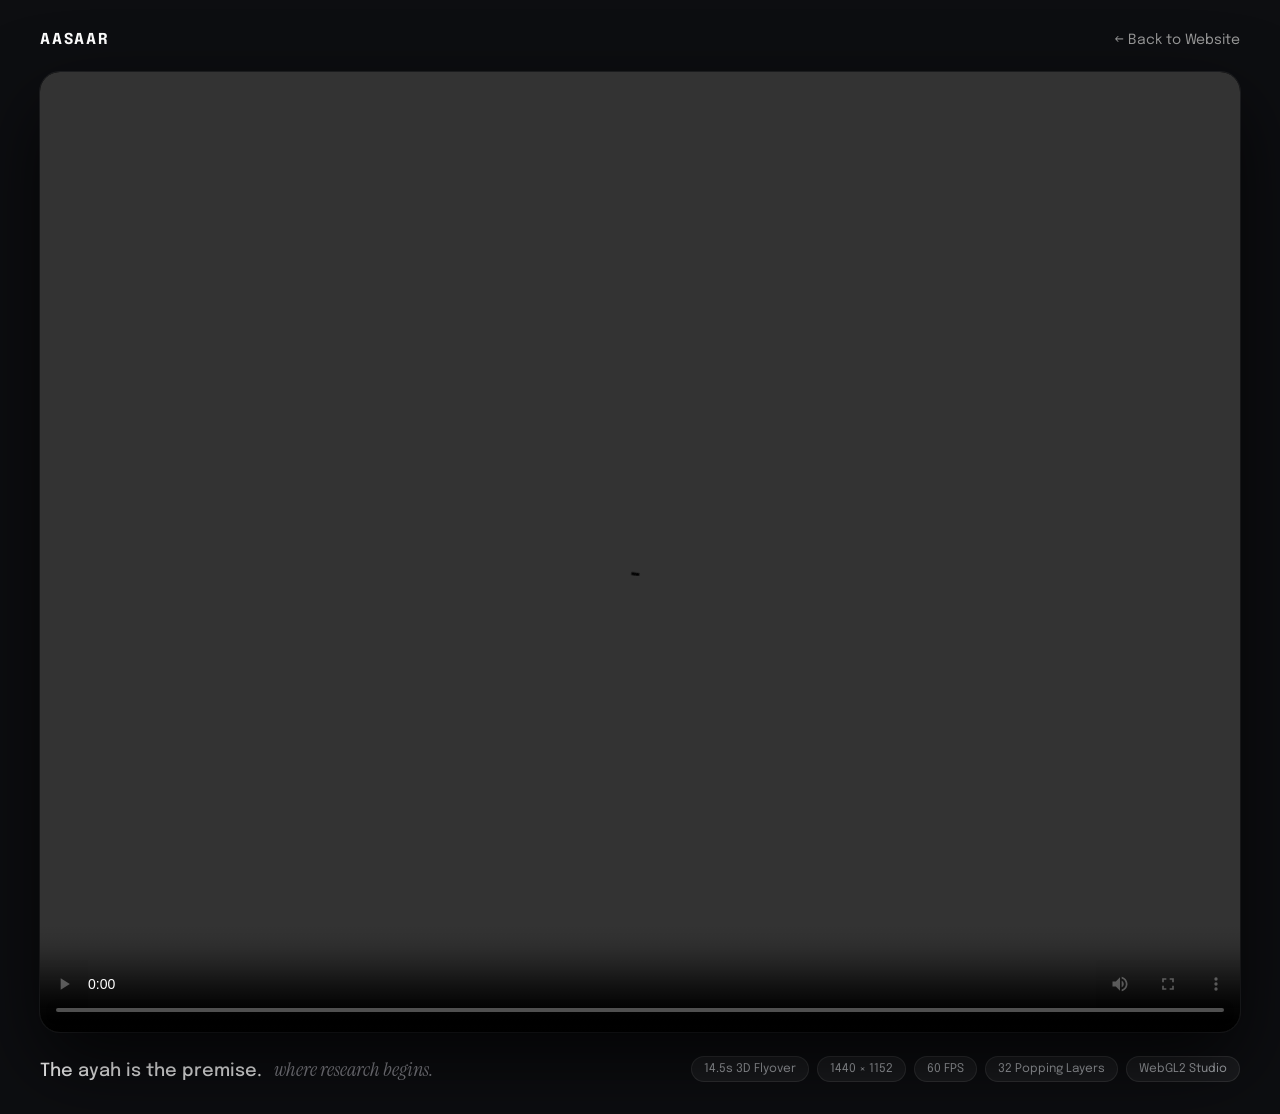
<file: flyover.html>
<!DOCTYPE html>
<html lang="en">
<head>
  <meta charset="utf-8">
  <meta name="viewport" content="width=device-width, initial-scale=1">
  <meta name="robots" content="noindex">
  <title>AASAAR — 14.5s 3D Flyover Film</title>
  <link rel="icon" type="image/png" sizes="32x32" href="assets/favicon-32x32.png">
  <link rel="icon" type="image/png" sizes="16x16" href="assets/favicon-16x16.png">
  <link rel="apple-touch-icon" sizes="180x180" href="assets/apple-touch-icon.png">
  <link rel="shortcut icon" href="favicon.ico">
  <link rel="preconnect" href="https://fonts.googleapis.com">
  <link rel="preconnect" href="https://fonts.gstatic.com" crossorigin>
  <link href="https://fonts.googleapis.com/css2?family=Epilogue:wght@400;500;700&family=Instrument+Serif:ital@1&display=swap" rel="stylesheet">
  <style>
    * { box-sizing: border-box; margin: 0; padding: 0; }
    body {
      background: #0d0e11;
      color: #ffffff;
      font-family: 'Epilogue', -apple-system, BlinkMacSystemFont, sans-serif;
      min-height: 100vh;
      display: flex;
      flex-direction: column;
      align-items: center;
      justify-content: center;
      padding: 32px 20px;
      overflow-x: hidden;
    }
    .header {
      width: 100%;
      max-width: 1200px;
      display: flex;
      justify-content: space-between;
      align-items: center;
      margin-bottom: 24px;
    }
    .brand {
      display: flex;
      align-items: center;
      gap: 12px;
      text-decoration: none;
      color: #fff;
      font-weight: 700;
      letter-spacing: 0.12em;
      font-size: 15px;
    }
    .back-btn {
      color: #9a9a9a;
      text-decoration: none;
      font-size: 14px;
      display: flex;
      align-items: center;
      gap: 6px;
      transition: color 0.2s;
    }
    .back-btn:hover { color: #fff; }
    .theater {
      position: relative;
      width: 100%;
      max-width: 1200px;
      border-radius: 20px;
      overflow: hidden;
      box-shadow: 0 32px 80px rgba(0, 0, 0, 0.7), 0 0 0 1px rgba(255, 255, 255, 0.08);
      background: #000;
      aspect-ratio: 1440 / 1152;
    }
    video {
      width: 100%;
      height: 100%;
      display: block;
      object-fit: contain;
      background: #000;
    }
    .meta {
      width: 100%;
      max-width: 1200px;
      margin-top: 24px;
      display: flex;
      justify-content: space-between;
      align-items: center;
      flex-wrap: wrap;
      gap: 16px;
    }
    .meta-title {
      font-size: 18px;
      font-weight: 500;
    }
    .meta-sub {
      font-family: 'Instrument Serif', serif;
      font-style: italic;
      color: #8b8b92;
      font-size: 20px;
      margin-left: 8px;
    }
    .chips {
      display: flex;
      gap: 8px;
      flex-wrap: wrap;
    }
    .chip {
      background: rgba(255, 255, 255, 0.06);
      border: 1px solid rgba(255, 255, 255, 0.1);
      padding: 6px 12px;
      border-radius: 999px;
      font-size: 12px;
      color: #b0b3b8;
    }
  </style>
</head>
<body>
  <div class="header">
    <a href="index.html" class="brand">
      <span>AASAAR</span>
    </a>
    <a href="index.html" class="back-btn">
      ← Back to Website
    </a>
  </div>

  <div class="theater">
    <video src="flyover.mp4" controls autoplay playsinline loop></video>
  </div>

  <div class="meta">
    <div>
      <span class="meta-title">The ayah is the premise.</span>
      <span class="meta-sub">where research begins.</span>
    </div>
    <div class="chips">
      <span class="chip">14.5s 3D Flyover</span>
      <span class="chip">1440 × 1152</span>
      <span class="chip">60 FPS</span>
      <span class="chip">32 Popping Layers</span>
      <span class="chip">WebGL2 Studio</span>
    </div>
  </div>
</body>
</html>
</file>
<file: style.css>
:root{--ink:#111;--soft:#55575a;--line:#e3e5e7;--tone:#f5f6f7;--accent:#0c7866;--tint:#bdeee0;--tint2:#ffe927;--tint3:#ffc9a3;--tint4:#cfdcff;--night:#0b0d0c;
  --serif:"Instrument Serif",Georgia,serif;--text:"Instrument Sans",system-ui,sans-serif;--arabic:"Amiri Quran","Instrument Serif",serif}
*,*::before,*::after{box-sizing:border-box}
html{scroll-behavior:smooth;scroll-padding-top:72px}
body{margin:0;background:#fff;color:var(--ink);font:400 17px/1.5 var(--text);-webkit-font-smoothing:antialiased;overflow-x:clip}
h1,h2,p,ul,dl,dd{margin:0;padding:0}ul{list-style:none}a{color:inherit}img,video{display:block;max-width:100%}
h1,h2{font-family:var(--serif);font-weight:400;letter-spacing:-.02em;line-height:1.05}
h1{font-size:clamp(46px,5.4vw,78px)}h2{font-size:clamp(38px,4.4vw,62px)}
mark{background:linear-gradient(transparent 10%,var(--c,var(--tint)) 10%,var(--c,var(--tint)) 94%,transparent 94%);color:inherit;padding:0 .14em}
.m2{--c:var(--tint2)}.m3{--c:var(--tint3)}.m4{--c:var(--tint4)}
.wrap{width:min(1240px,100% - 40px);margin-inline:auto}
.sr{position:absolute;width:1px;height:1px;overflow:hidden;clip-path:inset(50%)}
:focus-visible{outline:3px solid var(--accent);outline-offset:2px}

.btn{display:inline-flex;align-items:center;justify-content:center;min-height:44px;padding:0 18px;border:0;background:var(--accent);color:#fff;font:500 15px/1 var(--text);text-decoration:none;white-space:nowrap;cursor:pointer;transition:background-color .18s,transform .18s}
.btn:hover{background:#0a5c4e;transform:translateY(-1px)}
.btn--ghost{background:var(--tone);color:var(--ink)}.btn--ghost:hover{background:var(--line)}
.btn--light{background:#fff;color:var(--ink)}.btn--light:hover{background:var(--tone)}

.bar{position:sticky;top:0;z-index:20;display:flex;align-items:center;gap:12px;height:64px;padding:0 max(20px,calc((100% - 1240px)/2));background:#fff;border-bottom:1px solid var(--line)}
.brand{display:flex;gap:8px;align-items:center;font:800 19px/1 "Inter Tight",sans-serif;letter-spacing:-.03em;text-decoration:none;margin-right:28px}
.bar nav{display:flex;gap:24px;margin-right:auto}.bar nav a{font-size:15px;text-decoration:none}.bar nav a:hover{color:var(--accent)}

.hero{display:grid;grid-template-columns:1.05fr 1fr;gap:48px;align-items:center;padding:72px 0 64px}
.note-bar{display:inline-block;padding:5px 10px;background:var(--tint);font-size:14px;text-decoration:none;margin-bottom:24px}
.lead{margin:20px 0 28px;max-width:32em;font-size:19px;color:var(--soft)}
.quick{display:flex;gap:8px;max-width:460px}.quick input{flex:1;min-width:0}
input{min-height:44px;padding:0 12px;border:1px solid var(--line);background:#fff;color:var(--ink);font:400 16px var(--text);width:100%}
.status{font-size:14px;margin-top:8px}.status:empty{display:none}

.panel{background:#fff;border:1px solid var(--line);border-radius:6px;padding:16px;font-size:14px;line-height:1.4;box-shadow:0 12px 32px rgba(0,0,0,.08)}
.row{display:flex;justify-content:space-between;align-items:center;gap:10px}
.line{display:flex;justify-content:space-between;gap:12px;padding:9px 0;border-bottom:1px solid var(--line)}.line em{font-style:normal;color:var(--soft);white-space:nowrap}
.ok{color:var(--accent)!important;font-weight:700}.no{color:#b4540a!important;font-weight:700}
.tag{padding:2px 8px;background:var(--tone);font-size:13px;font-weight:700;font-style:normal;white-space:nowrap}.tag--y{background:var(--tint2)}.tag--g{background:var(--accent);color:#fff}
.dim{color:var(--soft)}.go{color:var(--accent)}
.ayah{margin:10px 0 2px;font:400 clamp(23px,2.2vw,31px)/2.3 var(--arabic);text-align:right}
[lang=ar]{font-family:var(--arabic);font-weight:400}
.tr{color:var(--soft)}.q{margin:12px 0;padding:10px 12px;background:var(--tone)}
.root{display:flex;gap:12px;align-items:baseline;margin-top:12px;padding:8px 12px;background:var(--tint)}.root b{font:400 20px/1.9 var(--arabic)}
.stack{position:relative;height:430px}.stack .panel{position:absolute}
.p-a{top:0;right:0;width:78%}.p-b{top:62px;right:9%;width:80%}.p-c{top:170px;left:0;width:84%}

.names{display:flex;justify-content:space-between;gap:24px;flex-wrap:wrap;padding:28px 0 56px;color:var(--soft);font:400 clamp(20px,2vw,27px)/1 var(--serif)}
.names i{font:400 13px var(--text);margin-left:6px}
.center{text-align:center;padding:72px 0}.center h2{font-size:clamp(46px,5.6vw,80px)}.center p{max-width:38em;margin:18px auto 26px;color:var(--soft);font-size:19px}

.feature{padding:56px 0}
.feature__head{display:flex;justify-content:space-between;align-items:flex-start;gap:32px;margin-bottom:32px}.feature__head p{max-width:36em;margin-top:12px;color:var(--soft)}
.feature__body{display:grid;grid-template-columns:1fr 2fr;gap:40px;align-items:center}.feature__body--flip{grid-template-columns:2fr 1fr}
.points li{padding:16px 0;border-bottom:1px solid var(--line);color:var(--soft);font-size:16px}.points b{display:block;color:var(--ink)}
.stagebox{position:relative;isolation:isolate;overflow:hidden;padding:clamp(24px,5vw,64px);background:var(--ink)}
.stagebox::before{content:"";position:absolute;inset:0;z-index:-1;background:var(--pic) center/cover;opacity:.9;transform:scale(1.1)}
.stagebox .panel{max-width:560px;margin:auto;font-size:15px}
.panel--sheet{padding:28px;border-radius:2px}.sheet{margin:6px 0 16px;font:400 clamp(24px,2.6vw,34px)/1.08 var(--serif)}
dl{display:grid;grid-template-columns:6em 1fr;gap:8px 12px}dt{color:var(--soft)}dd{font-weight:500}

.pixels{display:grid;grid-template-columns:repeat(32,1fr);width:100%}.pixels i{aspect-ratio:1}
.dark{background:var(--night);color:#fff;padding:56px 0 72px}
.dark__head{display:flex;justify-content:space-between;align-items:center;gap:24px;margin-bottom:36px}.dark h2 span{color:#b9bcbf}
.dark video{width:100%;background:#000}
.three{display:grid;grid-template-columns:repeat(3,1fr);gap:32px;margin-top:36px;color:#b9bcbf;font-size:16px}.three b{display:block;color:#fff}

.record{display:grid;grid-template-columns:1.2fr 1fr;gap:56px;align-items:center;padding:72px 0}
.tiles{display:grid;grid-template-columns:repeat(3,1fr);gap:8px}.tiles img{width:100%;aspect-ratio:1;object-fit:cover}
.record p{margin:14px 0;color:var(--soft)}.more{color:var(--accent);font-weight:500}

.refuse{padding:56px 0}.grid3{display:grid;grid-template-columns:repeat(3,1fr);margin-top:32px;border-top:1px solid var(--line);border-left:1px solid var(--line)}
.grid3 p{padding:22px;border-right:1px solid var(--line);border-bottom:1px solid var(--line);color:var(--soft);font-size:16px}.grid3 b{display:block;color:var(--ink);font-size:17px}

.faq{display:grid;grid-template-columns:1fr 2fr;gap:40px;padding:56px 0}
.faq details{padding:15px 0;border-bottom:1px solid var(--line)}.faq summary{cursor:pointer;font-weight:500}.faq details p{margin-top:8px;color:var(--soft)}

.cta{display:grid;grid-template-columns:1.1fr 1fr;gap:40px;align-items:center;margin:48px 0;padding:clamp(28px,5vw,72px);background:var(--accent);color:#fff}
.cta h2{font-size:clamp(40px,4.8vw,68px);margin-bottom:22px}
.chips{display:flex;flex-wrap:wrap;gap:6px;margin-bottom:10px}.chip{position:relative;cursor:pointer}.chip input{position:absolute;inset:0;opacity:0;margin:0;min-height:0;cursor:pointer}
.chip span{display:block;padding:7px 12px;background:#0a5c4e;font-size:15px}.chip input:checked+span{background:#fff;color:var(--ink)}.chip input:focus-visible+span{outline:3px solid var(--tint2)}
.joinform>input{margin-bottom:8px;border-color:transparent}.joinform .quick{max-width:none}.joinform .quick input{border-color:transparent}
.cta__card{color:var(--ink)}

.foot{display:grid;grid-template-columns:2fr 1fr 1.4fr;gap:40px;padding:40px 0 48px;font-size:15px;color:var(--soft)}
.foot__name{font:800 44px/1 "Inter Tight",sans-serif;letter-spacing:-.045em;color:var(--ink);margin-bottom:10px}
.foot nav{display:grid;gap:6px}.foot nav a{text-decoration:none}.credits summary{cursor:pointer}

.center--line{padding:72px 0 16px}
.lenses{display:grid;grid-template-columns:repeat(4,1fr);gap:24px;margin-top:40px;color:var(--soft);font-size:16px}.lenses b{display:block;color:var(--ink)}
.dark__line{margin-top:64px;text-align:center;font-size:clamp(46px,6.6vw,96px)}
.record__line{font:400 clamp(24px,2.3vw,32px)/1.15 var(--serif);color:var(--ink)!important}

.post-link{display:grid;grid-template-columns:1fr 1fr;align-items:center;background:var(--tone);text-decoration:none;transition:background-color .15s}
.post-link:hover{background:var(--line)}.posts{display:grid;gap:24px}.post-link:hover .more{text-decoration:underline}
.post-link img{width:100%;height:100%;aspect-ratio:4/3;object-fit:cover}
.post-link__text{padding:clamp(24px,4vw,56px)}
.post-link__title{font:400 clamp(32px,3.6vw,50px)/1.05 var(--serif);letter-spacing:-.02em}
.post-link__text p{margin:14px 0 18px;font-size:18px}
.post-meta{color:var(--soft);font-size:15px}

.blog-head{padding:72px 0 40px}.blog-head .lead{margin-bottom:0}

.post-head{display:grid;grid-template-columns:1.1fr 1fr;gap:48px;align-items:center;padding:64px 0 48px}
.post-head h1{font-size:clamp(34px,4.9vw,72px)}.post-head .lead{margin:20px 0 16px}
.post-head img{width:100%;aspect-ratio:4/3;object-fit:cover}
.post-body{display:grid;grid-template-columns:minmax(0,720px) minmax(200px,280px);justify-content:space-between;gap:64px;padding-bottom:40px}
.toc{position:sticky;top:88px;align-self:start;padding:20px;background:var(--tone);font-size:15px}
.toc b{display:block;margin-bottom:8px}.toc ul{margin-bottom:16px}.toc li{padding:5px 0}.toc a{text-decoration:none}.toc a:hover{color:var(--accent)}.toc .btn{width:100%}

.prose{font-size:18px;line-height:1.6}
.prose h2{margin:64px 0 16px;font-size:clamp(30px,3.2vw,44px)}.prose>h2:first-child{margin-top:0}
.prose h3{margin:28px 0 6px;font:700 19px/1.3 var(--text)}
.prose p{margin:16px 0}.prose h3+p{margin-top:0}
.prose a:not(.btn){color:var(--accent)}
.prose ul,.prose ol{margin:16px 0;padding-left:1.3em}.prose ul{list-style:disc}.prose ol{list-style:decimal}.prose li{margin:10px 0;padding-left:.2em}
.prose blockquote{margin:24px 0;padding:8px 24px 12px;background:var(--tone)}.prose blockquote .ayah{margin:0}
.prose table{width:100%;margin:24px 0;border-collapse:collapse;font-size:16px}
.prose th,.prose td{padding:12px 16px 12px 0;border-bottom:1px solid var(--line);text-align:left;vertical-align:top}.prose th{font-weight:700}
.prose td:first-child{width:32%}
.prose .tiles{margin:24px 0}.fig .tiles{margin:0}.fig-pair{display:grid;grid-template-columns:1fr 1fr;gap:12px}.fig-pair img{width:100%;aspect-ratio:1;object-fit:cover}.fig--half{max-width:50%}.prose span[lang=ar]{white-space:nowrap}.prose .small{color:var(--soft);font-size:16px}.prose .sources li{font-size:16px;margin:6px 0}

@media (max-width:900px){
  .post-link,.post-head,.post-body{grid-template-columns:minmax(0,1fr)}.post-head{gap:28px;padding:44px 0 32px}.post-body{gap:32px}
  .toc{position:static;order:-1}.toc--end{order:0}
  .bar nav,.bar .btn--ghost{display:none}.brand{margin-right:auto}
  .hero,.record,.faq,.cta,.foot{grid-template-columns:minmax(0,1fr)}.hero{padding:44px 0}
  .stack{height:450px}.p-a,.p-b,.p-c{width:92%}
  .feature__body,.feature__body--flip{grid-template-columns:minmax(0,1fr)}.feature__body--flip .points{order:2}
  .feature__head,.dark__head{display:block}.dark__head .btn,.feature__head .btn{margin-top:16px}
  .three,.grid3,.lenses{grid-template-columns:1fr}.names{gap:12px 20px;justify-content:flex-start}
}
@media (max-width:520px){.quick{flex-direction:column}.pixels{grid-template-columns:repeat(16,1fr)}}

/* motion: everything starts hidden only when script runs, and only transform and opacity travel */
mark{background-repeat:no-repeat;background-size:100% 100%}
.js mark{background-size:0 100%}
.js .in mark,.js mark.in{background-size:100% 100%;transition:background-size .7s cubic-bezier(.2,.7,.2,1) .25s}
.js .reveal{opacity:0;transform:translateY(22px)}
.js .reveal.in{opacity:1;transform:none;transition:opacity .6s cubic-bezier(.2,.7,.2,1) var(--d,0ms),transform .6s cubic-bezier(.2,.7,.2,1) var(--d,0ms)}
.js .tiles img.reveal{transform:scale(.94)}
.js .tiles img.reveal.in{transform:none}
.stack .panel{transition:translate .2s linear}
.js .stack .panel{animation:drop .7s cubic-bezier(.2,.7,.2,1) both}
.js .p-a{animation-delay:.15s}.js .p-b{animation-delay:.3s}.js .p-c{animation-delay:.45s}
@keyframes drop{from{opacity:0;transform:translateY(28px) scale(.97)}to{opacity:1;transform:none}}
.caret{display:inline-block;width:2px;height:1em;margin-left:2px;vertical-align:-.15em;background:var(--accent);animation:blink 1s steps(2) infinite}
@keyframes blink{50%{opacity:0}}
.pop{animation:pop .4s cubic-bezier(.2,.7,.2,1)}
@keyframes pop{from{opacity:.2;transform:translateY(5px)}to{opacity:1;transform:none}}
#hero-count{display:inline-block}
.stagebox::before{transform:scale(1.14) translateY(var(--y,0px))}
.js .stagebox .panel{transform:translateY(26px);opacity:0}
.js .stagebox.in .panel{transform:none;opacity:1;transition:opacity .6s .15s,transform .6s cubic-bezier(.2,.7,.2,1) .15s}
.stagebox .waiting{color:var(--soft)!important;font-weight:400}
.js .pixels i{opacity:0;transform:scale(.5)}
.js .pixels.in i{opacity:1;transform:none;transition:opacity .25s var(--t,0ms),transform .25s var(--t,0ms)}
.panel{transition:translate .2s}
.stagebox .panel:hover{translate:0 -3px}
.line{transition:background-color .15s}.panel .line:hover{background:var(--tone)}
.grid3 p{transition:background-color .15s}.grid3 p:hover{background:var(--tone)}
.tiles img{transition:scale .2s}.tiles img:hover{scale:1.03}

@media (prefers-reduced-motion:reduce){
  html{scroll-behavior:auto}
  *,*::before,*::after{animation:none!important;transition:none!important}
  .js mark{background-size:100% 100%}
  .js .reveal,.js .stagebox .panel,.js .pixels i{opacity:1;transform:none}
  .caret{display:none}
}

/* blog figures */
.fig{margin:28px 0}.fig img{width:100%}
.fig figcaption{margin-top:8px;color:var(--soft);font-size:15px;line-height:1.4}
.fig--side{float:right;width:42%;margin:6px 0 16px 28px}.prose h2{clear:both}.prose blockquote{display:flow-root}.toc .ayah{margin:6px 0 4px;text-align:right}.toc p{margin-bottom:16px}
.notes{padding:20px 24px 28px;background:var(--tone)}.notes .ayah{margin:0 0 12px}
.notes__row{display:grid;grid-template-columns:repeat(3,1fr);gap:12px}
.prose .notes__row p{margin:0;padding:14px;background:var(--tint2);font-size:16px;line-height:1.35;rotate:-1.5deg}
.prose .notes__row p:nth-child(2){rotate:1deg;translate:0 6px}.prose .notes__row p:nth-child(3){rotate:-.5deg}
.notes__row b{display:block;font-size:24px;line-height:1.7}
@media (max-width:600px){.fig--side{float:none;width:100%;margin:24px 0}.fig--half{max-width:none}.topics thead{display:none}.topics tr{display:block;padding:14px 0;border-bottom:1px solid var(--line)}.topics td{display:block;width:auto!important;padding:2px 0;border:0}.topics td:first-child{color:var(--soft);font-size:15px}.topics td:nth-child(2){font-weight:500}.topics td[data-label]{color:var(--soft);font-size:15px}.topics td[data-label]::before{content:attr(data-label)}.notes__row{grid-template-columns:1fr}}

/* Honorific sign (rahimahullah) after a scholar's name */
.rh { font-family: "Amiri Quran", serif; font-size: 1.5em; line-height: 0; display: inline-block; vertical-align: -.35em; margin: 0 .12em 0 .02em; }

.posts--3{grid-template-columns:repeat(3,minmax(0,1fr))}.posts--3 .post-link{grid-template-columns:1fr;align-items:stretch}
.posts--3 .post-link img{aspect-ratio:3/2;height:auto}.posts--3 .post-link__text{padding:22px 24px 26px}
.posts--3 .post-link__title{font-size:clamp(24px,2.2vw,30px)}.posts--3 .post-link__text p{font-size:16px;margin:10px 0 14px}
@media (max-width:900px){.posts--3{grid-template-columns:1fr;gap:12px}.posts--3 .post-link{grid-template-columns:96px minmax(0,1fr);align-items:center}.posts--3 .post-link img{aspect-ratio:1/1;height:100%}.posts--3 .post-link__text{padding:14px 16px}.posts--3 .post-link__title{font-size:22px}.posts--3 .post-link__text p,.posts--3 .post-link .more{display:none}}
.under-cta{margin:12px 0 0;color:var(--soft);font-size:15px}
</file>
